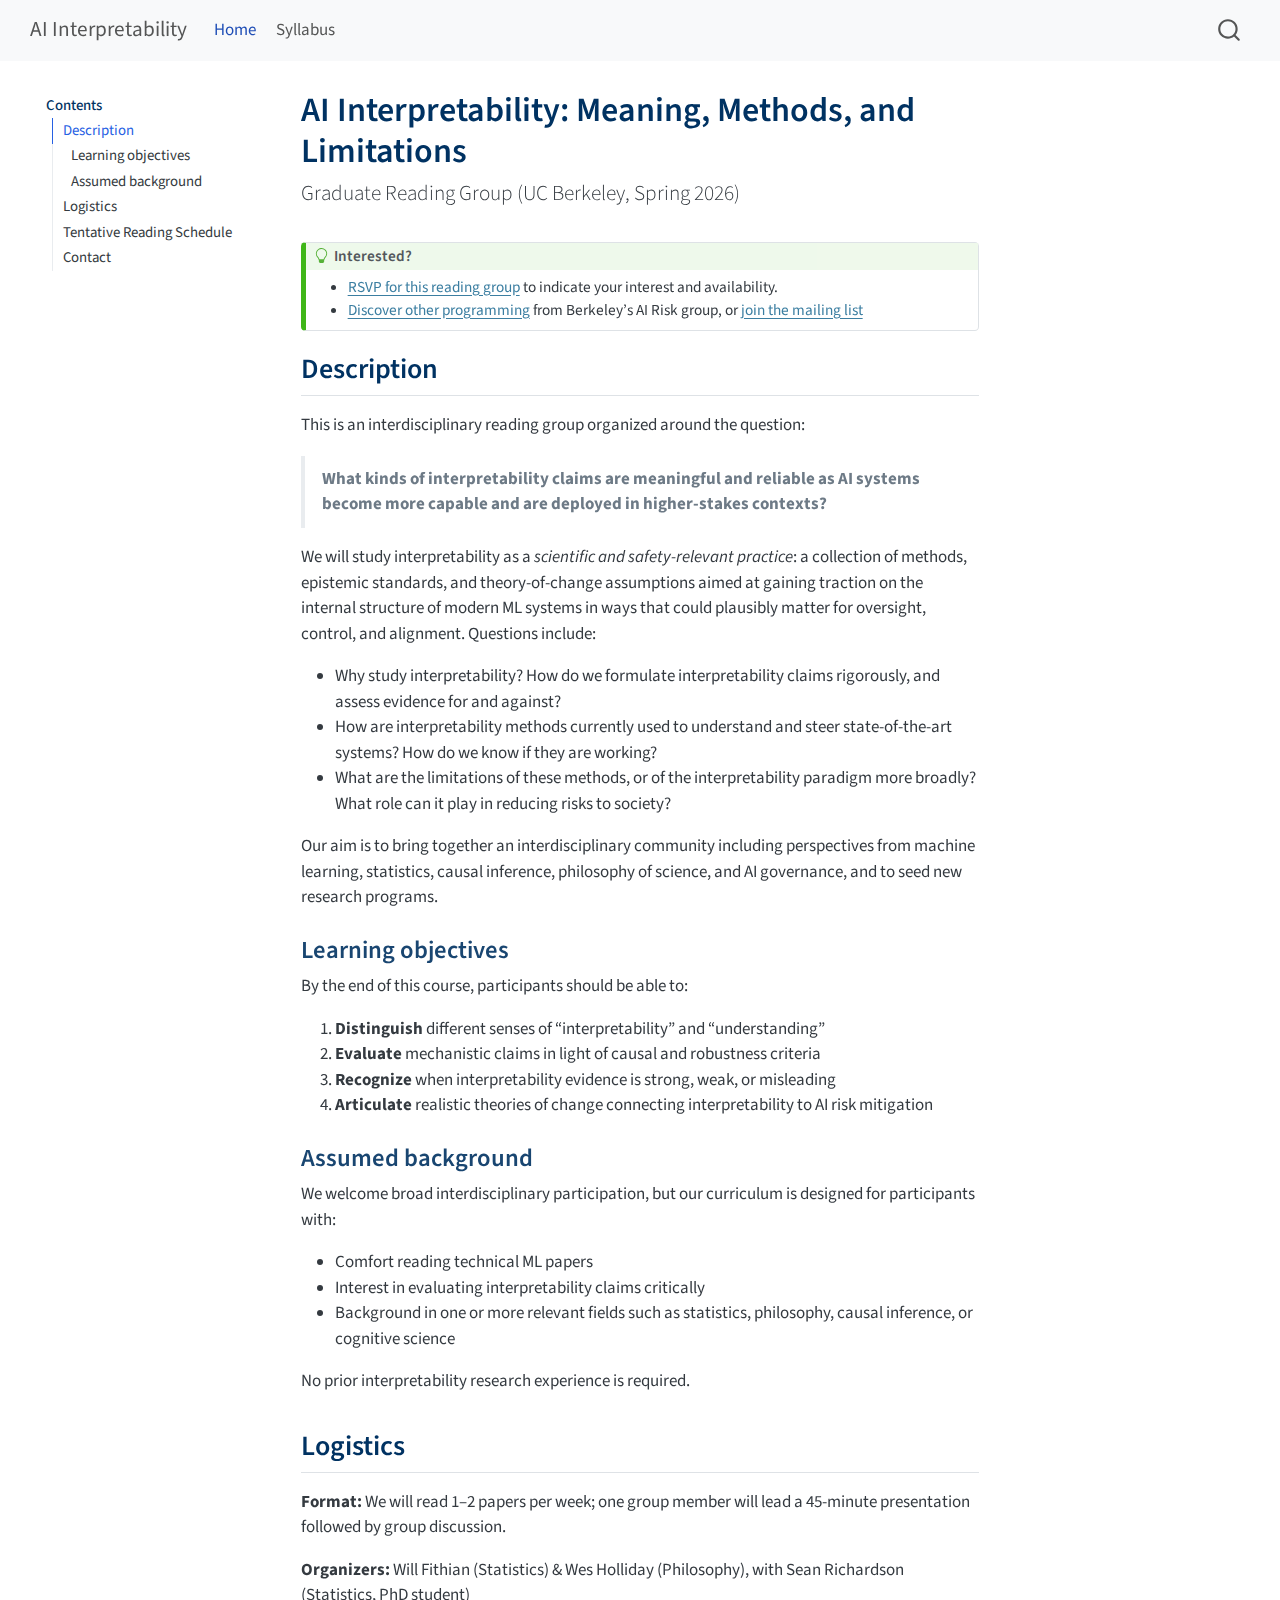
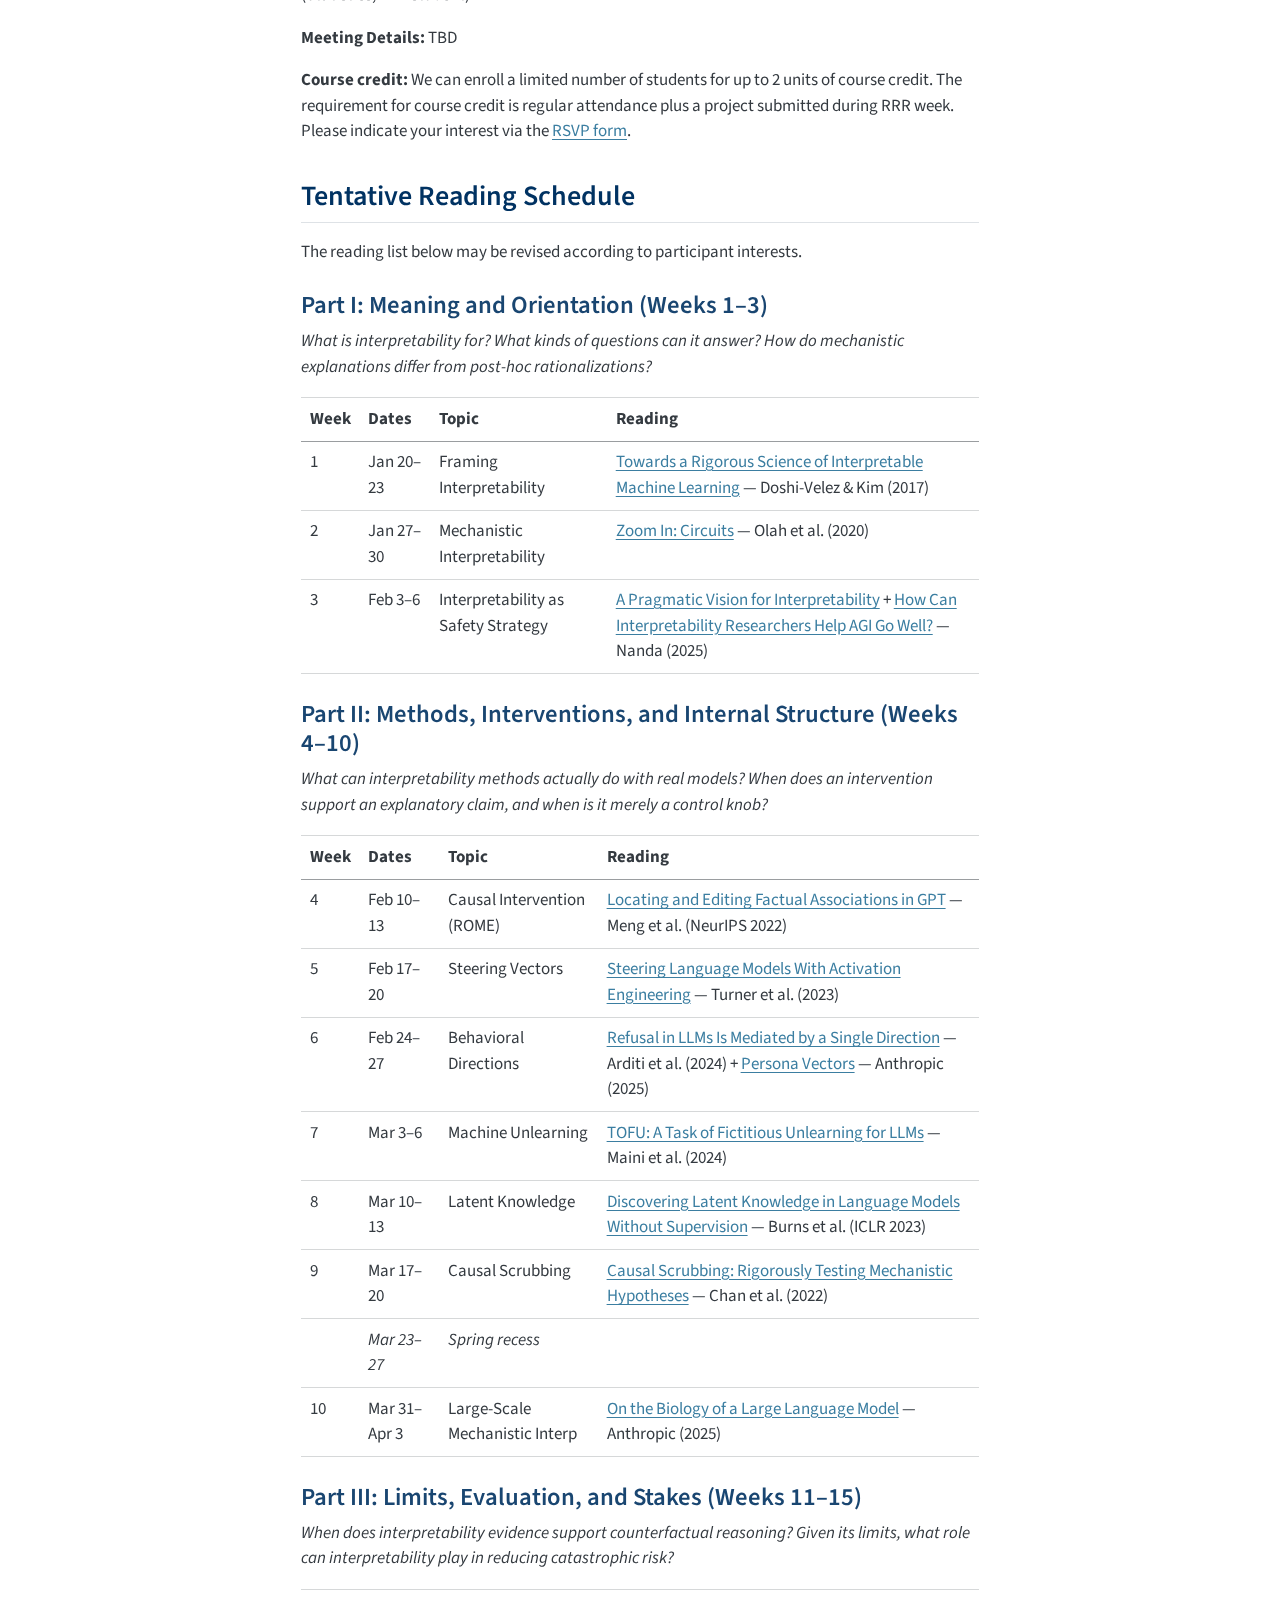
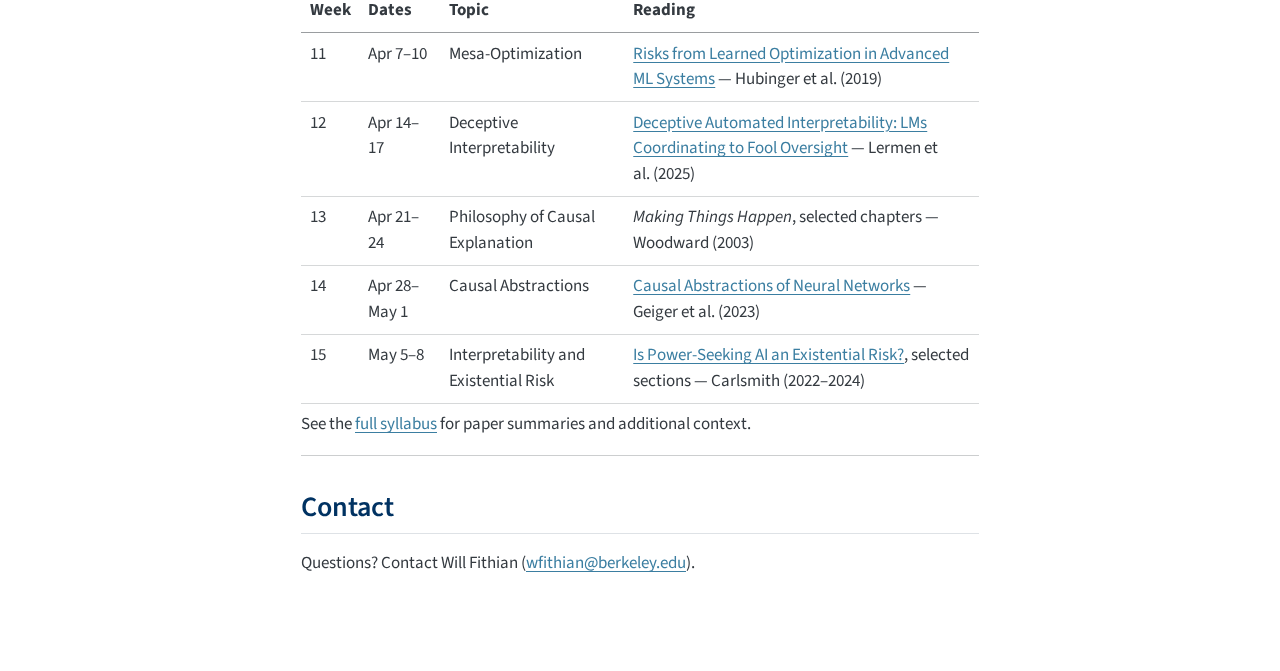
<file: index.html>
<!DOCTYPE html>
<html xmlns="http://www.w3.org/1999/xhtml" lang="en" xml:lang="en"><head>

<meta charset="utf-8">
<meta name="generator" content="quarto-1.7.31">

<meta name="viewport" content="width=device-width, initial-scale=1.0, user-scalable=yes">


<title>AI Interpretability: Meaning, Methods, and Limitations – AI Interpretability</title>
<style>
code{white-space: pre-wrap;}
span.smallcaps{font-variant: small-caps;}
div.columns{display: flex; gap: min(4vw, 1.5em);}
div.column{flex: auto; overflow-x: auto;}
div.hanging-indent{margin-left: 1.5em; text-indent: -1.5em;}
ul.task-list{list-style: none;}
ul.task-list li input[type="checkbox"] {
  width: 0.8em;
  margin: 0 0.8em 0.2em -1em; /* quarto-specific, see https://github.com/quarto-dev/quarto-cli/issues/4556 */ 
  vertical-align: middle;
}
</style>


<script src="site_libs/quarto-nav/quarto-nav.js"></script>
<script src="site_libs/quarto-nav/headroom.min.js"></script>
<script src="site_libs/clipboard/clipboard.min.js"></script>
<script src="site_libs/quarto-search/autocomplete.umd.js"></script>
<script src="site_libs/quarto-search/fuse.min.js"></script>
<script src="site_libs/quarto-search/quarto-search.js"></script>
<meta name="quarto:offset" content="./">
<script src="site_libs/quarto-html/quarto.js" type="module"></script>
<script src="site_libs/quarto-html/tabsets/tabsets.js" type="module"></script>
<script src="site_libs/quarto-html/popper.min.js"></script>
<script src="site_libs/quarto-html/tippy.umd.min.js"></script>
<script src="site_libs/quarto-html/anchor.min.js"></script>
<link href="site_libs/quarto-html/tippy.css" rel="stylesheet">
<link href="site_libs/quarto-html/quarto-syntax-highlighting-e1a5c8363afafaef2c763b6775fbf3ca.css" rel="stylesheet" id="quarto-text-highlighting-styles">
<script src="site_libs/bootstrap/bootstrap.min.js"></script>
<link href="site_libs/bootstrap/bootstrap-icons.css" rel="stylesheet">
<link href="site_libs/bootstrap/bootstrap-c1fac2584b48ed01fb6e278e36375074.min.css" rel="stylesheet" append-hash="true" id="quarto-bootstrap" data-mode="light">
<script id="quarto-search-options" type="application/json">{
  "location": "navbar",
  "copy-button": false,
  "collapse-after": 3,
  "panel-placement": "end",
  "type": "overlay",
  "limit": 50,
  "keyboard-shortcut": [
    "f",
    "/",
    "s"
  ],
  "show-item-context": false,
  "language": {
    "search-no-results-text": "No results",
    "search-matching-documents-text": "matching documents",
    "search-copy-link-title": "Copy link to search",
    "search-hide-matches-text": "Hide additional matches",
    "search-more-match-text": "more match in this document",
    "search-more-matches-text": "more matches in this document",
    "search-clear-button-title": "Clear",
    "search-text-placeholder": "",
    "search-detached-cancel-button-title": "Cancel",
    "search-submit-button-title": "Submit",
    "search-label": "Search"
  }
}</script>


<link rel="stylesheet" href="styles.css">
</head>

<body class="floating nav-fixed quarto-light">

<div id="quarto-search-results"></div>
  <header id="quarto-header" class="headroom fixed-top">
    <nav class="navbar navbar-expand-lg " data-bs-theme="dark">
      <div class="navbar-container container-fluid">
      <div class="navbar-brand-container mx-auto">
    <a class="navbar-brand" href="./index.html">
    <span class="navbar-title">AI Interpretability</span>
    </a>
  </div>
            <div id="quarto-search" class="" title="Search"></div>
          <button class="navbar-toggler" type="button" data-bs-toggle="collapse" data-bs-target="#navbarCollapse" aria-controls="navbarCollapse" role="menu" aria-expanded="false" aria-label="Toggle navigation" onclick="if (window.quartoToggleHeadroom) { window.quartoToggleHeadroom(); }">
  <span class="navbar-toggler-icon"></span>
</button>
          <div class="collapse navbar-collapse" id="navbarCollapse">
            <ul class="navbar-nav navbar-nav-scroll me-auto">
  <li class="nav-item">
    <a class="nav-link active" href="./index.html" aria-current="page"> 
<span class="menu-text">Home</span></a>
  </li>  
  <li class="nav-item">
    <a class="nav-link" href="./syllabus.html"> 
<span class="menu-text">Syllabus</span></a>
  </li>  
</ul>
          </div> <!-- /navcollapse -->
            <div class="quarto-navbar-tools">
</div>
      </div> <!-- /container-fluid -->
    </nav>
</header>
<!-- content -->
<div id="quarto-content" class="quarto-container page-columns page-rows-contents page-layout-article page-navbar">
<!-- sidebar -->
  <nav id="quarto-sidebar" class="sidebar collapse collapse-horizontal quarto-sidebar-collapse-item sidebar-navigation floating overflow-auto">
    <nav id="TOC" role="doc-toc" class="toc-active">
    <h2 id="toc-title">Contents</h2>
   
  <ul>
  <li><a href="#description" id="toc-description" class="nav-link active" data-scroll-target="#description">Description</a>
  <ul class="collapse">
  <li><a href="#learning-objectives" id="toc-learning-objectives" class="nav-link" data-scroll-target="#learning-objectives">Learning objectives</a></li>
  <li><a href="#assumed-background" id="toc-assumed-background" class="nav-link" data-scroll-target="#assumed-background">Assumed background</a></li>
  </ul></li>
  <li><a href="#logistics" id="toc-logistics" class="nav-link" data-scroll-target="#logistics">Logistics</a></li>
  <li><a href="#tentative-reading-schedule" id="toc-tentative-reading-schedule" class="nav-link" data-scroll-target="#tentative-reading-schedule">Tentative Reading Schedule</a>
  <ul class="collapse">
  <li><a href="#part-i-meaning-and-orientation-weeks-13" id="toc-part-i-meaning-and-orientation-weeks-13" class="nav-link" data-scroll-target="#part-i-meaning-and-orientation-weeks-13">Part I: Meaning and Orientation (Weeks 1–3)</a></li>
  <li><a href="#part-ii-methods-interventions-and-internal-structure-weeks-410" id="toc-part-ii-methods-interventions-and-internal-structure-weeks-410" class="nav-link" data-scroll-target="#part-ii-methods-interventions-and-internal-structure-weeks-410">Part II: Methods, Interventions, and Internal Structure (Weeks 4–10)</a></li>
  <li><a href="#part-iii-limits-evaluation-and-stakes-weeks-1115" id="toc-part-iii-limits-evaluation-and-stakes-weeks-1115" class="nav-link" data-scroll-target="#part-iii-limits-evaluation-and-stakes-weeks-1115">Part III: Limits, Evaluation, and Stakes (Weeks 11–15)</a></li>
  </ul></li>
  <li><a href="#contact" id="toc-contact" class="nav-link" data-scroll-target="#contact">Contact</a></li>
  </ul>
</nav>
</nav>
<div id="quarto-sidebar-glass" class="quarto-sidebar-collapse-item" data-bs-toggle="collapse" data-bs-target=".quarto-sidebar-collapse-item"></div>
<!-- margin-sidebar -->
    <div id="quarto-margin-sidebar" class="sidebar margin-sidebar zindex-bottom">
    </div>
<!-- main -->
<main class="content" id="quarto-document-content">

<header id="title-block-header" class="quarto-title-block default">
<div class="quarto-title">
<h1 class="title">AI Interpretability: Meaning, Methods, and Limitations</h1>
<p class="subtitle lead">Graduate Reading Group (UC Berkeley, Spring 2026)</p>
</div>



<div class="quarto-title-meta">

    
  
    
  </div>
  


</header>


<div class="callout callout-style-default callout-tip callout-titled" title="Interested?">
<div class="callout-header d-flex align-content-center">
<div class="callout-icon-container">
<i class="callout-icon"></i>
</div>
<div class="callout-title-container flex-fill">
Interested?
</div>
</div>
<div class="callout-body-container callout-body">
<ul>
<li><a href="https://forms.gle/WBqohweBJutZSQ7b7">RSVP for this reading group</a> to indicate your interest and availability.</li>
<li><a href="https://berkeley-ai-risk.github.io">Discover other programming</a> from Berkeley’s AI Risk group, or <a href="https://forms.gle/LnzZKT5FR5c7nGKc8">join the mailing list</a></li>
</ul>
</div>
</div>
<section id="description" class="level2">
<h2 class="anchored" data-anchor-id="description">Description</h2>
<p>This is an interdisciplinary reading group organized around the question:</p>
<blockquote class="blockquote">
<p><strong>What kinds of interpretability claims are meaningful and reliable as AI systems become more capable and are deployed in higher-stakes contexts?</strong></p>
</blockquote>
<p>We will study interpretability as a <em>scientific and safety-relevant practice</em>: a collection of methods, epistemic standards, and theory-of-change assumptions aimed at gaining traction on the internal structure of modern ML systems in ways that could plausibly matter for oversight, control, and alignment. Questions include:</p>
<ul>
<li>Why study interpretability? How do we formulate interpretability claims rigorously, and assess evidence for and against?</li>
<li>How are interpretability methods currently used to understand and steer state-of-the-art systems? How do we know if they are working?</li>
<li>What are the limitations of these methods, or of the interpretability paradigm more broadly? What role can it play in reducing risks to society?</li>
</ul>
<p>Our aim is to bring together an interdisciplinary community including perspectives from machine learning, statistics, causal inference, philosophy of science, and AI governance, and to seed new research programs.</p>
<section id="learning-objectives" class="level3">
<h3 class="anchored" data-anchor-id="learning-objectives">Learning objectives</h3>
<p>By the end of this course, participants should be able to:</p>
<ol type="1">
<li><strong>Distinguish</strong> different senses of “interpretability” and “understanding”</li>
<li><strong>Evaluate</strong> mechanistic claims in light of causal and robustness criteria</li>
<li><strong>Recognize</strong> when interpretability evidence is strong, weak, or misleading</li>
<li><strong>Articulate</strong> realistic theories of change connecting interpretability to AI risk mitigation</li>
</ol>
</section>
<section id="assumed-background" class="level3">
<h3 class="anchored" data-anchor-id="assumed-background">Assumed background</h3>
<p>We welcome broad interdisciplinary participation, but our curriculum is designed for participants with:</p>
<ul>
<li>Comfort reading technical ML papers</li>
<li>Interest in evaluating interpretability claims critically</li>
<li>Background in one or more relevant fields such as statistics, philosophy, causal inference, or cognitive science</li>
</ul>
<p>No prior interpretability research experience is required.</p>
</section>
</section>
<section id="logistics" class="level2">
<h2 class="anchored" data-anchor-id="logistics">Logistics</h2>
<p><strong>Format:</strong> We will read 1–2 papers per week; one group member will lead a 45-minute presentation followed by group discussion.</p>
<p><strong>Organizers:</strong> Will Fithian (Statistics) &amp; Wes Holliday (Philosophy), with Sean Richardson (Statistics, PhD student)</p>
<p><strong>Meeting Details:</strong> TBD</p>
<p><strong>Course credit:</strong> We can enroll a limited number of students for up to 2 units of course credit. The requirement for course credit is regular attendance plus a project submitted during RRR week. Please indicate your interest via the <a href="https://forms.gle/WBqohweBJutZSQ7b7">RSVP form</a>.</p>
</section>
<section id="tentative-reading-schedule" class="level2">
<h2 class="anchored" data-anchor-id="tentative-reading-schedule">Tentative Reading Schedule</h2>
<p>The reading list below may be revised according to participant interests.</p>
<section id="part-i-meaning-and-orientation-weeks-13" class="level3">
<h3 class="anchored" data-anchor-id="part-i-meaning-and-orientation-weeks-13">Part I: Meaning and Orientation (Weeks 1–3)</h3>
<p><em>What is interpretability for? What kinds of questions can it answer? How do mechanistic explanations differ from post-hoc rationalizations?</em></p>
<table class="caption-top table">
<thead>
<tr class="header">
<th>Week</th>
<th>Dates</th>
<th>Topic</th>
<th>Reading</th>
</tr>
</thead>
<tbody>
<tr class="odd">
<td>1</td>
<td>Jan 20–23</td>
<td>Framing Interpretability</td>
<td><a href="https://arxiv.org/abs/1702.08608">Towards a Rigorous Science of Interpretable Machine Learning</a> — Doshi-Velez &amp; Kim (2017)</td>
</tr>
<tr class="even">
<td>2</td>
<td>Jan 27–30</td>
<td>Mechanistic Interpretability</td>
<td><a href="https://distill.pub/2020/circuits/">Zoom In: Circuits</a> — Olah et al.&nbsp;(2020)</td>
</tr>
<tr class="odd">
<td>3</td>
<td>Feb 3–6</td>
<td>Interpretability as Safety Strategy</td>
<td><a href="https://www.alignmentforum.org/posts/StENzDcD3kpfGJssR/a-pragmatic-vision-for-interpretability">A Pragmatic Vision for Interpretability</a> + <a href="https://www.alignmentforum.org/posts/MnkeepcGirnJn736j/how-can-interpretability-researchers-help-agi-go-well">How Can Interpretability Researchers Help AGI Go Well?</a> — Nanda (2025)</td>
</tr>
</tbody>
</table>
</section>
<section id="part-ii-methods-interventions-and-internal-structure-weeks-410" class="level3">
<h3 class="anchored" data-anchor-id="part-ii-methods-interventions-and-internal-structure-weeks-410">Part II: Methods, Interventions, and Internal Structure (Weeks 4–10)</h3>
<p><em>What can interpretability methods actually do with real models? When does an intervention support an explanatory claim, and when is it merely a control knob?</em></p>
<table class="caption-top table">
<thead>
<tr class="header">
<th>Week</th>
<th>Dates</th>
<th>Topic</th>
<th>Reading</th>
</tr>
</thead>
<tbody>
<tr class="odd">
<td>4</td>
<td>Feb 10–13</td>
<td>Causal Intervention (ROME)</td>
<td><a href="https://arxiv.org/abs/2202.05262">Locating and Editing Factual Associations in GPT</a> — Meng et al.&nbsp;(NeurIPS 2022)</td>
</tr>
<tr class="even">
<td>5</td>
<td>Feb 17–20</td>
<td>Steering Vectors</td>
<td><a href="https://arxiv.org/abs/2308.10248">Steering Language Models With Activation Engineering</a> — Turner et al.&nbsp;(2023)</td>
</tr>
<tr class="odd">
<td>6</td>
<td>Feb 24–27</td>
<td>Behavioral Directions</td>
<td><a href="https://arxiv.org/abs/2402.07896">Refusal in LLMs Is Mediated by a Single Direction</a> — Arditi et al.&nbsp;(2024) + <a href="https://www.anthropic.com/research/persona-vectors">Persona Vectors</a> — Anthropic (2025)</td>
</tr>
<tr class="even">
<td>7</td>
<td>Mar 3–6</td>
<td>Machine Unlearning</td>
<td><a href="https://arxiv.org/abs/2401.06121">TOFU: A Task of Fictitious Unlearning for LLMs</a> — Maini et al.&nbsp;(2024)</td>
</tr>
<tr class="odd">
<td>8</td>
<td>Mar 10–13</td>
<td>Latent Knowledge</td>
<td><a href="https://arxiv.org/abs/2212.03827">Discovering Latent Knowledge in Language Models Without Supervision</a> — Burns et al.&nbsp;(ICLR 2023)</td>
</tr>
<tr class="even">
<td>9</td>
<td>Mar 17–20</td>
<td>Causal Scrubbing</td>
<td><a href="https://www.alignmentforum.org/posts/JvZhhzycHu2Yd57RN/causal-scrubbing-a-method-for-rigorously-testing">Causal Scrubbing: Rigorously Testing Mechanistic Hypotheses</a> — Chan et al.&nbsp;(2022)</td>
</tr>
<tr class="odd">
<td></td>
<td><em>Mar 23–27</em></td>
<td><em>Spring recess</em></td>
<td></td>
</tr>
<tr class="even">
<td>10</td>
<td>Mar 31–Apr 3</td>
<td>Large-Scale Mechanistic Interp</td>
<td><a href="https://www.anthropic.com/research/biology-of-a-large-language-model">On the Biology of a Large Language Model</a> — Anthropic (2025)</td>
</tr>
</tbody>
</table>
</section>
<section id="part-iii-limits-evaluation-and-stakes-weeks-1115" class="level3">
<h3 class="anchored" data-anchor-id="part-iii-limits-evaluation-and-stakes-weeks-1115">Part III: Limits, Evaluation, and Stakes (Weeks 11–15)</h3>
<p><em>When does interpretability evidence support counterfactual reasoning? Given its limits, what role can interpretability play in reducing catastrophic risk?</em></p>
<table class="caption-top table">
<thead>
<tr class="header">
<th>Week</th>
<th>Dates</th>
<th>Topic</th>
<th>Reading</th>
</tr>
</thead>
<tbody>
<tr class="odd">
<td>11</td>
<td>Apr 7–10</td>
<td>Mesa-Optimization</td>
<td><a href="https://arxiv.org/abs/1906.01820">Risks from Learned Optimization in Advanced ML Systems</a> — Hubinger et al.&nbsp;(2019)</td>
</tr>
<tr class="even">
<td>12</td>
<td>Apr 14–17</td>
<td>Deceptive Interpretability</td>
<td><a href="https://arxiv.org/abs/2504.07831">Deceptive Automated Interpretability: LMs Coordinating to Fool Oversight</a> — Lermen et al.&nbsp;(2025)</td>
</tr>
<tr class="odd">
<td>13</td>
<td>Apr 21–24</td>
<td>Philosophy of Causal Explanation</td>
<td><em>Making Things Happen</em>, selected chapters — Woodward (2003)</td>
</tr>
<tr class="even">
<td>14</td>
<td>Apr 28–May 1</td>
<td>Causal Abstractions</td>
<td><a href="https://arxiv.org/abs/2303.02536">Causal Abstractions of Neural Networks</a> — Geiger et al.&nbsp;(2023)</td>
</tr>
<tr class="odd">
<td>15</td>
<td>May 5–8</td>
<td>Interpretability and Existential Risk</td>
<td><a href="https://arxiv.org/abs/2206.13353">Is Power-Seeking AI an Existential Risk?</a>, selected sections — Carlsmith (2022–2024)</td>
</tr>
</tbody>
</table>
<p>See the <a href="./syllabus.html">full syllabus</a> for paper summaries and additional context.</p>
<hr>
</section>
</section>
<section id="contact" class="level2">
<h2 class="anchored" data-anchor-id="contact">Contact</h2>
<p>Questions? Contact Will Fithian (<a href="mailto:wfithian@berkeley.edu">wfithian@berkeley.edu</a>).</p>


</section>

</main> <!-- /main -->
<script id="quarto-html-after-body" type="application/javascript">
  window.document.addEventListener("DOMContentLoaded", function (event) {
    const icon = "";
    const anchorJS = new window.AnchorJS();
    anchorJS.options = {
      placement: 'right',
      icon: icon
    };
    anchorJS.add('.anchored');
    const isCodeAnnotation = (el) => {
      for (const clz of el.classList) {
        if (clz.startsWith('code-annotation-')) {                     
          return true;
        }
      }
      return false;
    }
    const onCopySuccess = function(e) {
      // button target
      const button = e.trigger;
      // don't keep focus
      button.blur();
      // flash "checked"
      button.classList.add('code-copy-button-checked');
      var currentTitle = button.getAttribute("title");
      button.setAttribute("title", "Copied!");
      let tooltip;
      if (window.bootstrap) {
        button.setAttribute("data-bs-toggle", "tooltip");
        button.setAttribute("data-bs-placement", "left");
        button.setAttribute("data-bs-title", "Copied!");
        tooltip = new bootstrap.Tooltip(button, 
          { trigger: "manual", 
            customClass: "code-copy-button-tooltip",
            offset: [0, -8]});
        tooltip.show();    
      }
      setTimeout(function() {
        if (tooltip) {
          tooltip.hide();
          button.removeAttribute("data-bs-title");
          button.removeAttribute("data-bs-toggle");
          button.removeAttribute("data-bs-placement");
        }
        button.setAttribute("title", currentTitle);
        button.classList.remove('code-copy-button-checked');
      }, 1000);
      // clear code selection
      e.clearSelection();
    }
    const getTextToCopy = function(trigger) {
        const codeEl = trigger.previousElementSibling.cloneNode(true);
        for (const childEl of codeEl.children) {
          if (isCodeAnnotation(childEl)) {
            childEl.remove();
          }
        }
        return codeEl.innerText;
    }
    const clipboard = new window.ClipboardJS('.code-copy-button:not([data-in-quarto-modal])', {
      text: getTextToCopy
    });
    clipboard.on('success', onCopySuccess);
    if (window.document.getElementById('quarto-embedded-source-code-modal')) {
      const clipboardModal = new window.ClipboardJS('.code-copy-button[data-in-quarto-modal]', {
        text: getTextToCopy,
        container: window.document.getElementById('quarto-embedded-source-code-modal')
      });
      clipboardModal.on('success', onCopySuccess);
    }
      var localhostRegex = new RegExp(/^(?:http|https):\/\/localhost\:?[0-9]*\//);
      var mailtoRegex = new RegExp(/^mailto:/);
        var filterRegex = new RegExp("https:\/\/wfithian\.github\.io\/ai-interpretability\/");
      var isInternal = (href) => {
          return filterRegex.test(href) || localhostRegex.test(href) || mailtoRegex.test(href);
      }
      // Inspect non-navigation links and adorn them if external
     var links = window.document.querySelectorAll('a[href]:not(.nav-link):not(.navbar-brand):not(.toc-action):not(.sidebar-link):not(.sidebar-item-toggle):not(.pagination-link):not(.no-external):not([aria-hidden]):not(.dropdown-item):not(.quarto-navigation-tool):not(.about-link)');
      for (var i=0; i<links.length; i++) {
        const link = links[i];
        if (!isInternal(link.href)) {
          // undo the damage that might have been done by quarto-nav.js in the case of
          // links that we want to consider external
          if (link.dataset.originalHref !== undefined) {
            link.href = link.dataset.originalHref;
          }
        }
      }
    function tippyHover(el, contentFn, onTriggerFn, onUntriggerFn) {
      const config = {
        allowHTML: true,
        maxWidth: 500,
        delay: 100,
        arrow: false,
        appendTo: function(el) {
            return el.parentElement;
        },
        interactive: true,
        interactiveBorder: 10,
        theme: 'quarto',
        placement: 'bottom-start',
      };
      if (contentFn) {
        config.content = contentFn;
      }
      if (onTriggerFn) {
        config.onTrigger = onTriggerFn;
      }
      if (onUntriggerFn) {
        config.onUntrigger = onUntriggerFn;
      }
      window.tippy(el, config); 
    }
    const noterefs = window.document.querySelectorAll('a[role="doc-noteref"]');
    for (var i=0; i<noterefs.length; i++) {
      const ref = noterefs[i];
      tippyHover(ref, function() {
        // use id or data attribute instead here
        let href = ref.getAttribute('data-footnote-href') || ref.getAttribute('href');
        try { href = new URL(href).hash; } catch {}
        const id = href.replace(/^#\/?/, "");
        const note = window.document.getElementById(id);
        if (note) {
          return note.innerHTML;
        } else {
          return "";
        }
      });
    }
    const xrefs = window.document.querySelectorAll('a.quarto-xref');
    const processXRef = (id, note) => {
      // Strip column container classes
      const stripColumnClz = (el) => {
        el.classList.remove("page-full", "page-columns");
        if (el.children) {
          for (const child of el.children) {
            stripColumnClz(child);
          }
        }
      }
      stripColumnClz(note)
      if (id === null || id.startsWith('sec-')) {
        // Special case sections, only their first couple elements
        const container = document.createElement("div");
        if (note.children && note.children.length > 2) {
          container.appendChild(note.children[0].cloneNode(true));
          for (let i = 1; i < note.children.length; i++) {
            const child = note.children[i];
            if (child.tagName === "P" && child.innerText === "") {
              continue;
            } else {
              container.appendChild(child.cloneNode(true));
              break;
            }
          }
          if (window.Quarto?.typesetMath) {
            window.Quarto.typesetMath(container);
          }
          return container.innerHTML
        } else {
          if (window.Quarto?.typesetMath) {
            window.Quarto.typesetMath(note);
          }
          return note.innerHTML;
        }
      } else {
        // Remove any anchor links if they are present
        const anchorLink = note.querySelector('a.anchorjs-link');
        if (anchorLink) {
          anchorLink.remove();
        }
        if (window.Quarto?.typesetMath) {
          window.Quarto.typesetMath(note);
        }
        if (note.classList.contains("callout")) {
          return note.outerHTML;
        } else {
          return note.innerHTML;
        }
      }
    }
    for (var i=0; i<xrefs.length; i++) {
      const xref = xrefs[i];
      tippyHover(xref, undefined, function(instance) {
        instance.disable();
        let url = xref.getAttribute('href');
        let hash = undefined; 
        if (url.startsWith('#')) {
          hash = url;
        } else {
          try { hash = new URL(url).hash; } catch {}
        }
        if (hash) {
          const id = hash.replace(/^#\/?/, "");
          const note = window.document.getElementById(id);
          if (note !== null) {
            try {
              const html = processXRef(id, note.cloneNode(true));
              instance.setContent(html);
            } finally {
              instance.enable();
              instance.show();
            }
          } else {
            // See if we can fetch this
            fetch(url.split('#')[0])
            .then(res => res.text())
            .then(html => {
              const parser = new DOMParser();
              const htmlDoc = parser.parseFromString(html, "text/html");
              const note = htmlDoc.getElementById(id);
              if (note !== null) {
                const html = processXRef(id, note);
                instance.setContent(html);
              } 
            }).finally(() => {
              instance.enable();
              instance.show();
            });
          }
        } else {
          // See if we can fetch a full url (with no hash to target)
          // This is a special case and we should probably do some content thinning / targeting
          fetch(url)
          .then(res => res.text())
          .then(html => {
            const parser = new DOMParser();
            const htmlDoc = parser.parseFromString(html, "text/html");
            const note = htmlDoc.querySelector('main.content');
            if (note !== null) {
              // This should only happen for chapter cross references
              // (since there is no id in the URL)
              // remove the first header
              if (note.children.length > 0 && note.children[0].tagName === "HEADER") {
                note.children[0].remove();
              }
              const html = processXRef(null, note);
              instance.setContent(html);
            } 
          }).finally(() => {
            instance.enable();
            instance.show();
          });
        }
      }, function(instance) {
      });
    }
        let selectedAnnoteEl;
        const selectorForAnnotation = ( cell, annotation) => {
          let cellAttr = 'data-code-cell="' + cell + '"';
          let lineAttr = 'data-code-annotation="' +  annotation + '"';
          const selector = 'span[' + cellAttr + '][' + lineAttr + ']';
          return selector;
        }
        const selectCodeLines = (annoteEl) => {
          const doc = window.document;
          const targetCell = annoteEl.getAttribute("data-target-cell");
          const targetAnnotation = annoteEl.getAttribute("data-target-annotation");
          const annoteSpan = window.document.querySelector(selectorForAnnotation(targetCell, targetAnnotation));
          const lines = annoteSpan.getAttribute("data-code-lines").split(",");
          const lineIds = lines.map((line) => {
            return targetCell + "-" + line;
          })
          let top = null;
          let height = null;
          let parent = null;
          if (lineIds.length > 0) {
              //compute the position of the single el (top and bottom and make a div)
              const el = window.document.getElementById(lineIds[0]);
              top = el.offsetTop;
              height = el.offsetHeight;
              parent = el.parentElement.parentElement;
            if (lineIds.length > 1) {
              const lastEl = window.document.getElementById(lineIds[lineIds.length - 1]);
              const bottom = lastEl.offsetTop + lastEl.offsetHeight;
              height = bottom - top;
            }
            if (top !== null && height !== null && parent !== null) {
              // cook up a div (if necessary) and position it 
              let div = window.document.getElementById("code-annotation-line-highlight");
              if (div === null) {
                div = window.document.createElement("div");
                div.setAttribute("id", "code-annotation-line-highlight");
                div.style.position = 'absolute';
                parent.appendChild(div);
              }
              div.style.top = top - 2 + "px";
              div.style.height = height + 4 + "px";
              div.style.left = 0;
              let gutterDiv = window.document.getElementById("code-annotation-line-highlight-gutter");
              if (gutterDiv === null) {
                gutterDiv = window.document.createElement("div");
                gutterDiv.setAttribute("id", "code-annotation-line-highlight-gutter");
                gutterDiv.style.position = 'absolute';
                const codeCell = window.document.getElementById(targetCell);
                const gutter = codeCell.querySelector('.code-annotation-gutter');
                gutter.appendChild(gutterDiv);
              }
              gutterDiv.style.top = top - 2 + "px";
              gutterDiv.style.height = height + 4 + "px";
            }
            selectedAnnoteEl = annoteEl;
          }
        };
        const unselectCodeLines = () => {
          const elementsIds = ["code-annotation-line-highlight", "code-annotation-line-highlight-gutter"];
          elementsIds.forEach((elId) => {
            const div = window.document.getElementById(elId);
            if (div) {
              div.remove();
            }
          });
          selectedAnnoteEl = undefined;
        };
          // Handle positioning of the toggle
      window.addEventListener(
        "resize",
        throttle(() => {
          elRect = undefined;
          if (selectedAnnoteEl) {
            selectCodeLines(selectedAnnoteEl);
          }
        }, 10)
      );
      function throttle(fn, ms) {
      let throttle = false;
      let timer;
        return (...args) => {
          if(!throttle) { // first call gets through
              fn.apply(this, args);
              throttle = true;
          } else { // all the others get throttled
              if(timer) clearTimeout(timer); // cancel #2
              timer = setTimeout(() => {
                fn.apply(this, args);
                timer = throttle = false;
              }, ms);
          }
        };
      }
        // Attach click handler to the DT
        const annoteDls = window.document.querySelectorAll('dt[data-target-cell]');
        for (const annoteDlNode of annoteDls) {
          annoteDlNode.addEventListener('click', (event) => {
            const clickedEl = event.target;
            if (clickedEl !== selectedAnnoteEl) {
              unselectCodeLines();
              const activeEl = window.document.querySelector('dt[data-target-cell].code-annotation-active');
              if (activeEl) {
                activeEl.classList.remove('code-annotation-active');
              }
              selectCodeLines(clickedEl);
              clickedEl.classList.add('code-annotation-active');
            } else {
              // Unselect the line
              unselectCodeLines();
              clickedEl.classList.remove('code-annotation-active');
            }
          });
        }
    const findCites = (el) => {
      const parentEl = el.parentElement;
      if (parentEl) {
        const cites = parentEl.dataset.cites;
        if (cites) {
          return {
            el,
            cites: cites.split(' ')
          };
        } else {
          return findCites(el.parentElement)
        }
      } else {
        return undefined;
      }
    };
    var bibliorefs = window.document.querySelectorAll('a[role="doc-biblioref"]');
    for (var i=0; i<bibliorefs.length; i++) {
      const ref = bibliorefs[i];
      const citeInfo = findCites(ref);
      if (citeInfo) {
        tippyHover(citeInfo.el, function() {
          var popup = window.document.createElement('div');
          citeInfo.cites.forEach(function(cite) {
            var citeDiv = window.document.createElement('div');
            citeDiv.classList.add('hanging-indent');
            citeDiv.classList.add('csl-entry');
            var biblioDiv = window.document.getElementById('ref-' + cite);
            if (biblioDiv) {
              citeDiv.innerHTML = biblioDiv.innerHTML;
            }
            popup.appendChild(citeDiv);
          });
          return popup.innerHTML;
        });
      }
    }
  });
  </script>
</div> <!-- /content -->




</body></html>
</file>
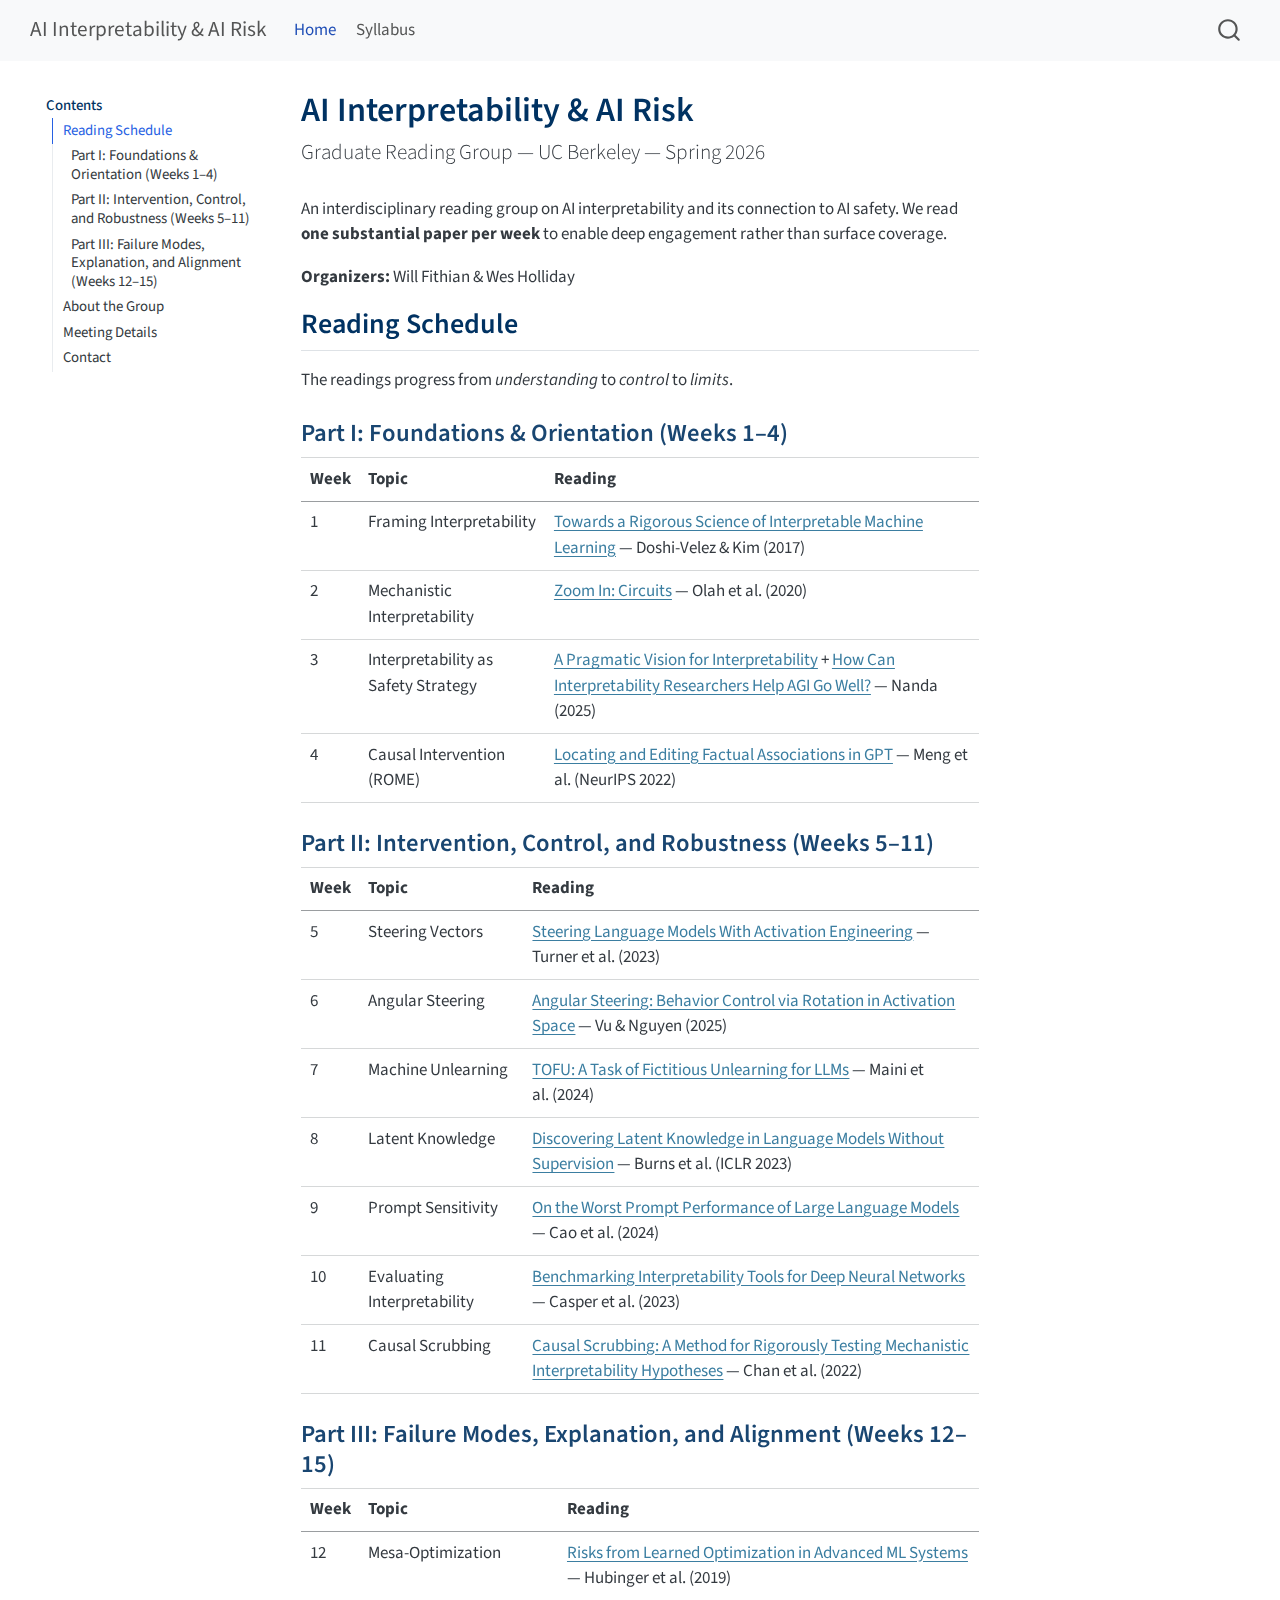
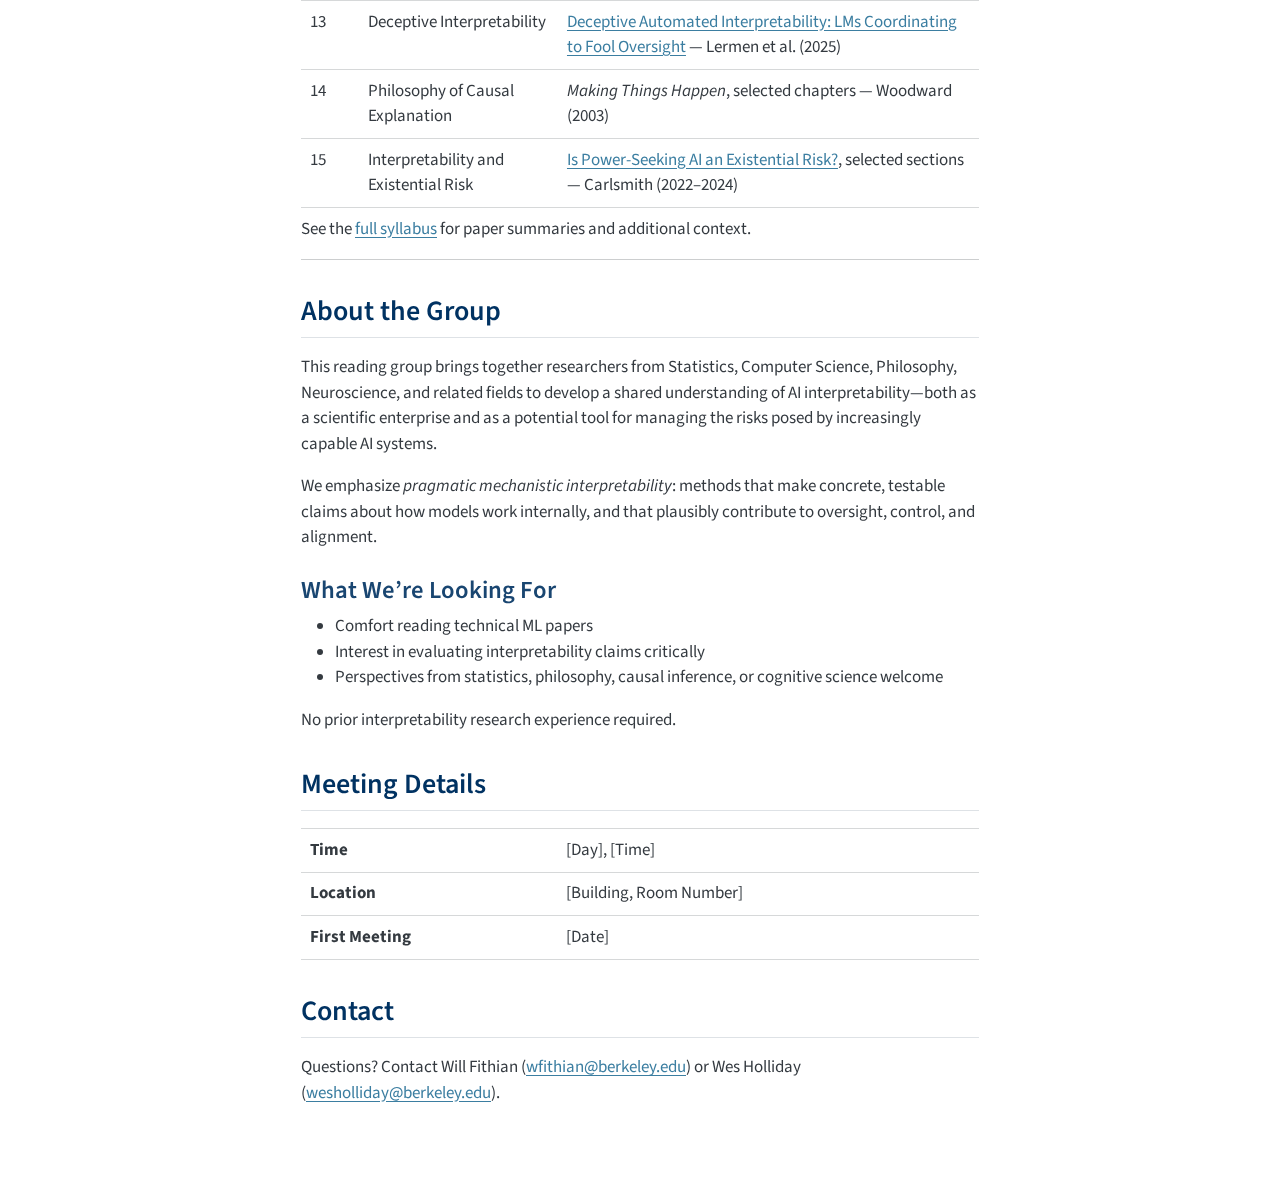
<file: docs/index.html>
<!DOCTYPE html>
<html xmlns="http://www.w3.org/1999/xhtml" lang="en" xml:lang="en"><head>

<meta charset="utf-8">
<meta name="generator" content="quarto-1.7.31">

<meta name="viewport" content="width=device-width, initial-scale=1.0, user-scalable=yes">


<title>AI Interpretability &amp; AI Risk</title>
<style>
code{white-space: pre-wrap;}
span.smallcaps{font-variant: small-caps;}
div.columns{display: flex; gap: min(4vw, 1.5em);}
div.column{flex: auto; overflow-x: auto;}
div.hanging-indent{margin-left: 1.5em; text-indent: -1.5em;}
ul.task-list{list-style: none;}
ul.task-list li input[type="checkbox"] {
  width: 0.8em;
  margin: 0 0.8em 0.2em -1em; /* quarto-specific, see https://github.com/quarto-dev/quarto-cli/issues/4556 */ 
  vertical-align: middle;
}
</style>


<script src="site_libs/quarto-nav/quarto-nav.js"></script>
<script src="site_libs/quarto-nav/headroom.min.js"></script>
<script src="site_libs/clipboard/clipboard.min.js"></script>
<script src="site_libs/quarto-search/autocomplete.umd.js"></script>
<script src="site_libs/quarto-search/fuse.min.js"></script>
<script src="site_libs/quarto-search/quarto-search.js"></script>
<meta name="quarto:offset" content="./">
<script src="site_libs/quarto-html/quarto.js" type="module"></script>
<script src="site_libs/quarto-html/tabsets/tabsets.js" type="module"></script>
<script src="site_libs/quarto-html/popper.min.js"></script>
<script src="site_libs/quarto-html/tippy.umd.min.js"></script>
<script src="site_libs/quarto-html/anchor.min.js"></script>
<link href="site_libs/quarto-html/tippy.css" rel="stylesheet">
<link href="site_libs/quarto-html/quarto-syntax-highlighting-e1a5c8363afafaef2c763b6775fbf3ca.css" rel="stylesheet" id="quarto-text-highlighting-styles">
<script src="site_libs/bootstrap/bootstrap.min.js"></script>
<link href="site_libs/bootstrap/bootstrap-icons.css" rel="stylesheet">
<link href="site_libs/bootstrap/bootstrap-c1fac2584b48ed01fb6e278e36375074.min.css" rel="stylesheet" append-hash="true" id="quarto-bootstrap" data-mode="light">
<script id="quarto-search-options" type="application/json">{
  "location": "navbar",
  "copy-button": false,
  "collapse-after": 3,
  "panel-placement": "end",
  "type": "overlay",
  "limit": 50,
  "keyboard-shortcut": [
    "f",
    "/",
    "s"
  ],
  "show-item-context": false,
  "language": {
    "search-no-results-text": "No results",
    "search-matching-documents-text": "matching documents",
    "search-copy-link-title": "Copy link to search",
    "search-hide-matches-text": "Hide additional matches",
    "search-more-match-text": "more match in this document",
    "search-more-matches-text": "more matches in this document",
    "search-clear-button-title": "Clear",
    "search-text-placeholder": "",
    "search-detached-cancel-button-title": "Cancel",
    "search-submit-button-title": "Submit",
    "search-label": "Search"
  }
}</script>


<link rel="stylesheet" href="styles.css">
</head>

<body class="floating nav-fixed quarto-light">

<div id="quarto-search-results"></div>
  <header id="quarto-header" class="headroom fixed-top">
    <nav class="navbar navbar-expand-lg " data-bs-theme="dark">
      <div class="navbar-container container-fluid">
      <div class="navbar-brand-container mx-auto">
    <a class="navbar-brand" href="./index.html">
    <span class="navbar-title">AI Interpretability &amp; AI Risk</span>
    </a>
  </div>
            <div id="quarto-search" class="" title="Search"></div>
          <button class="navbar-toggler" type="button" data-bs-toggle="collapse" data-bs-target="#navbarCollapse" aria-controls="navbarCollapse" role="menu" aria-expanded="false" aria-label="Toggle navigation" onclick="if (window.quartoToggleHeadroom) { window.quartoToggleHeadroom(); }">
  <span class="navbar-toggler-icon"></span>
</button>
          <div class="collapse navbar-collapse" id="navbarCollapse">
            <ul class="navbar-nav navbar-nav-scroll me-auto">
  <li class="nav-item">
    <a class="nav-link active" href="./index.html" aria-current="page"> 
<span class="menu-text">Home</span></a>
  </li>  
  <li class="nav-item">
    <a class="nav-link" href="./syllabus.html"> 
<span class="menu-text">Syllabus</span></a>
  </li>  
</ul>
          </div> <!-- /navcollapse -->
            <div class="quarto-navbar-tools">
</div>
      </div> <!-- /container-fluid -->
    </nav>
</header>
<!-- content -->
<div id="quarto-content" class="quarto-container page-columns page-rows-contents page-layout-article page-navbar">
<!-- sidebar -->
  <nav id="quarto-sidebar" class="sidebar collapse collapse-horizontal quarto-sidebar-collapse-item sidebar-navigation floating overflow-auto">
    <nav id="TOC" role="doc-toc" class="toc-active">
    <h2 id="toc-title">Contents</h2>
   
  <ul>
  <li><a href="#reading-schedule" id="toc-reading-schedule" class="nav-link active" data-scroll-target="#reading-schedule">Reading Schedule</a>
  <ul class="collapse">
  <li><a href="#part-i-foundations-orientation-weeks-14" id="toc-part-i-foundations-orientation-weeks-14" class="nav-link" data-scroll-target="#part-i-foundations-orientation-weeks-14">Part I: Foundations &amp; Orientation (Weeks 1–4)</a></li>
  <li><a href="#part-ii-intervention-control-and-robustness-weeks-511" id="toc-part-ii-intervention-control-and-robustness-weeks-511" class="nav-link" data-scroll-target="#part-ii-intervention-control-and-robustness-weeks-511">Part II: Intervention, Control, and Robustness (Weeks 5–11)</a></li>
  <li><a href="#part-iii-failure-modes-explanation-and-alignment-weeks-1215" id="toc-part-iii-failure-modes-explanation-and-alignment-weeks-1215" class="nav-link" data-scroll-target="#part-iii-failure-modes-explanation-and-alignment-weeks-1215">Part III: Failure Modes, Explanation, and Alignment (Weeks 12–15)</a></li>
  </ul></li>
  <li><a href="#about-the-group" id="toc-about-the-group" class="nav-link" data-scroll-target="#about-the-group">About the Group</a>
  <ul class="collapse">
  <li><a href="#what-were-looking-for" id="toc-what-were-looking-for" class="nav-link" data-scroll-target="#what-were-looking-for">What We’re Looking For</a></li>
  </ul></li>
  <li><a href="#meeting-details" id="toc-meeting-details" class="nav-link" data-scroll-target="#meeting-details">Meeting Details</a></li>
  <li><a href="#contact" id="toc-contact" class="nav-link" data-scroll-target="#contact">Contact</a></li>
  </ul>
</nav>
</nav>
<div id="quarto-sidebar-glass" class="quarto-sidebar-collapse-item" data-bs-toggle="collapse" data-bs-target=".quarto-sidebar-collapse-item"></div>
<!-- margin-sidebar -->
    <div id="quarto-margin-sidebar" class="sidebar margin-sidebar zindex-bottom">
    </div>
<!-- main -->
<main class="content" id="quarto-document-content">

<header id="title-block-header" class="quarto-title-block default">
<div class="quarto-title">
<h1 class="title">AI Interpretability &amp; AI Risk</h1>
<p class="subtitle lead">Graduate Reading Group — UC Berkeley — Spring 2026</p>
</div>



<div class="quarto-title-meta">

    
  
    
  </div>
  


</header>


<p>An interdisciplinary reading group on AI interpretability and its connection to AI safety. We read <strong>one substantial paper per week</strong> to enable deep engagement rather than surface coverage.</p>
<p><strong>Organizers:</strong> Will Fithian &amp; Wes Holliday</p>
<section id="reading-schedule" class="level2">
<h2 class="anchored" data-anchor-id="reading-schedule">Reading Schedule</h2>
<p>The readings progress from <em>understanding</em> to <em>control</em> to <em>limits</em>.</p>
<section id="part-i-foundations-orientation-weeks-14" class="level3">
<h3 class="anchored" data-anchor-id="part-i-foundations-orientation-weeks-14">Part I: Foundations &amp; Orientation (Weeks 1–4)</h3>
<table class="caption-top table">
<thead>
<tr class="header">
<th>Week</th>
<th>Topic</th>
<th>Reading</th>
</tr>
</thead>
<tbody>
<tr class="odd">
<td>1</td>
<td>Framing Interpretability</td>
<td><a href="https://arxiv.org/abs/1702.08608">Towards a Rigorous Science of Interpretable Machine Learning</a> — Doshi-Velez &amp; Kim (2017)</td>
</tr>
<tr class="even">
<td>2</td>
<td>Mechanistic Interpretability</td>
<td><a href="https://distill.pub/2020/circuits/">Zoom In: Circuits</a> — Olah et al.&nbsp;(2020)</td>
</tr>
<tr class="odd">
<td>3</td>
<td>Interpretability as Safety Strategy</td>
<td><a href="https://www.alignmentforum.org/posts/StENzDcD3kpfGJssR/a-pragmatic-vision-for-interpretability">A Pragmatic Vision for Interpretability</a> + <a href="https://www.alignmentforum.org/posts/MnkeepcGirnJn736j/how-can-interpretability-researchers-help-agi-go-well">How Can Interpretability Researchers Help AGI Go Well?</a> — Nanda (2025)</td>
</tr>
<tr class="even">
<td>4</td>
<td>Causal Intervention (ROME)</td>
<td><a href="https://arxiv.org/abs/2202.05262">Locating and Editing Factual Associations in GPT</a> — Meng et al.&nbsp;(NeurIPS 2022)</td>
</tr>
</tbody>
</table>
</section>
<section id="part-ii-intervention-control-and-robustness-weeks-511" class="level3">
<h3 class="anchored" data-anchor-id="part-ii-intervention-control-and-robustness-weeks-511">Part II: Intervention, Control, and Robustness (Weeks 5–11)</h3>
<table class="caption-top table">
<thead>
<tr class="header">
<th>Week</th>
<th>Topic</th>
<th>Reading</th>
</tr>
</thead>
<tbody>
<tr class="odd">
<td>5</td>
<td>Steering Vectors</td>
<td><a href="https://arxiv.org/abs/2308.10248">Steering Language Models With Activation Engineering</a> — Turner et al.&nbsp;(2023)</td>
</tr>
<tr class="even">
<td>6</td>
<td>Angular Steering</td>
<td><a href="https://arxiv.org/abs/2510.26243">Angular Steering: Behavior Control via Rotation in Activation Space</a> — Vu &amp; Nguyen (2025)</td>
</tr>
<tr class="odd">
<td>7</td>
<td>Machine Unlearning</td>
<td><a href="https://arxiv.org/abs/2401.06121">TOFU: A Task of Fictitious Unlearning for LLMs</a> — Maini et al.&nbsp;(2024)</td>
</tr>
<tr class="even">
<td>8</td>
<td>Latent Knowledge</td>
<td><a href="https://arxiv.org/abs/2212.03827">Discovering Latent Knowledge in Language Models Without Supervision</a> — Burns et al.&nbsp;(ICLR 2023)</td>
</tr>
<tr class="odd">
<td>9</td>
<td>Prompt Sensitivity</td>
<td><a href="https://arxiv.org/abs/2406.10248">On the Worst Prompt Performance of Large Language Models</a> — Cao et al.&nbsp;(2024)</td>
</tr>
<tr class="even">
<td>10</td>
<td>Evaluating Interpretability</td>
<td><a href="https://arxiv.org/abs/2302.10894">Benchmarking Interpretability Tools for Deep Neural Networks</a> — Casper et al.&nbsp;(2023)</td>
</tr>
<tr class="odd">
<td>11</td>
<td>Causal Scrubbing</td>
<td><a href="https://www.alignmentforum.org/posts/JvZhhzycHu2Yd57RN/causal-scrubbing-a-method-for-rigorously-testing">Causal Scrubbing: A Method for Rigorously Testing Mechanistic Interpretability Hypotheses</a> — Chan et al.&nbsp;(2022)</td>
</tr>
</tbody>
</table>
</section>
<section id="part-iii-failure-modes-explanation-and-alignment-weeks-1215" class="level3">
<h3 class="anchored" data-anchor-id="part-iii-failure-modes-explanation-and-alignment-weeks-1215">Part III: Failure Modes, Explanation, and Alignment (Weeks 12–15)</h3>
<table class="caption-top table">
<thead>
<tr class="header">
<th>Week</th>
<th>Topic</th>
<th>Reading</th>
</tr>
</thead>
<tbody>
<tr class="odd">
<td>12</td>
<td>Mesa-Optimization</td>
<td><a href="https://arxiv.org/abs/1906.01820">Risks from Learned Optimization in Advanced ML Systems</a> — Hubinger et al.&nbsp;(2019)</td>
</tr>
<tr class="even">
<td>13</td>
<td>Deceptive Interpretability</td>
<td><a href="https://arxiv.org/abs/2504.07831">Deceptive Automated Interpretability: LMs Coordinating to Fool Oversight</a> — Lermen et al.&nbsp;(2025)</td>
</tr>
<tr class="odd">
<td>14</td>
<td>Philosophy of Causal Explanation</td>
<td><em>Making Things Happen</em>, selected chapters — Woodward (2003)</td>
</tr>
<tr class="even">
<td>15</td>
<td>Interpretability and Existential Risk</td>
<td><a href="https://arxiv.org/abs/2206.13353">Is Power-Seeking AI an Existential Risk?</a>, selected sections — Carlsmith (2022–2024)</td>
</tr>
</tbody>
</table>
<p>See the <a href="./syllabus.html">full syllabus</a> for paper summaries and additional context.</p>
<hr>
</section>
</section>
<section id="about-the-group" class="level2">
<h2 class="anchored" data-anchor-id="about-the-group">About the Group</h2>
<p>This reading group brings together researchers from Statistics, Computer Science, Philosophy, Neuroscience, and related fields to develop a shared understanding of AI interpretability—both as a scientific enterprise and as a potential tool for managing the risks posed by increasingly capable AI systems.</p>
<p>We emphasize <em>pragmatic mechanistic interpretability</em>: methods that make concrete, testable claims about how models work internally, and that plausibly contribute to oversight, control, and alignment.</p>
<section id="what-were-looking-for" class="level3">
<h3 class="anchored" data-anchor-id="what-were-looking-for">What We’re Looking For</h3>
<ul>
<li>Comfort reading technical ML papers</li>
<li>Interest in evaluating interpretability claims critically</li>
<li>Perspectives from statistics, philosophy, causal inference, or cognitive science welcome</li>
</ul>
<p>No prior interpretability research experience required.</p>
</section>
</section>
<section id="meeting-details" class="level2">
<h2 class="anchored" data-anchor-id="meeting-details">Meeting Details</h2>
<table class="caption-top table">
<tbody>
<tr class="odd">
<td><strong>Time</strong></td>
<td>[Day], [Time]</td>
</tr>
<tr class="even">
<td><strong>Location</strong></td>
<td>[Building, Room Number]</td>
</tr>
<tr class="odd">
<td><strong>First Meeting</strong></td>
<td>[Date]</td>
</tr>
</tbody>
</table>
</section>
<section id="contact" class="level2">
<h2 class="anchored" data-anchor-id="contact">Contact</h2>
<p>Questions? Contact Will Fithian (<a href="mailto:wfithian@berkeley.edu">wfithian@berkeley.edu</a>) or Wes Holliday (<a href="mailto:wesholliday@berkeley.edu">wesholliday@berkeley.edu</a>).</p>


</section>

</main> <!-- /main -->
<script id="quarto-html-after-body" type="application/javascript">
  window.document.addEventListener("DOMContentLoaded", function (event) {
    const icon = "";
    const anchorJS = new window.AnchorJS();
    anchorJS.options = {
      placement: 'right',
      icon: icon
    };
    anchorJS.add('.anchored');
    const isCodeAnnotation = (el) => {
      for (const clz of el.classList) {
        if (clz.startsWith('code-annotation-')) {                     
          return true;
        }
      }
      return false;
    }
    const onCopySuccess = function(e) {
      // button target
      const button = e.trigger;
      // don't keep focus
      button.blur();
      // flash "checked"
      button.classList.add('code-copy-button-checked');
      var currentTitle = button.getAttribute("title");
      button.setAttribute("title", "Copied!");
      let tooltip;
      if (window.bootstrap) {
        button.setAttribute("data-bs-toggle", "tooltip");
        button.setAttribute("data-bs-placement", "left");
        button.setAttribute("data-bs-title", "Copied!");
        tooltip = new bootstrap.Tooltip(button, 
          { trigger: "manual", 
            customClass: "code-copy-button-tooltip",
            offset: [0, -8]});
        tooltip.show();    
      }
      setTimeout(function() {
        if (tooltip) {
          tooltip.hide();
          button.removeAttribute("data-bs-title");
          button.removeAttribute("data-bs-toggle");
          button.removeAttribute("data-bs-placement");
        }
        button.setAttribute("title", currentTitle);
        button.classList.remove('code-copy-button-checked');
      }, 1000);
      // clear code selection
      e.clearSelection();
    }
    const getTextToCopy = function(trigger) {
        const codeEl = trigger.previousElementSibling.cloneNode(true);
        for (const childEl of codeEl.children) {
          if (isCodeAnnotation(childEl)) {
            childEl.remove();
          }
        }
        return codeEl.innerText;
    }
    const clipboard = new window.ClipboardJS('.code-copy-button:not([data-in-quarto-modal])', {
      text: getTextToCopy
    });
    clipboard.on('success', onCopySuccess);
    if (window.document.getElementById('quarto-embedded-source-code-modal')) {
      const clipboardModal = new window.ClipboardJS('.code-copy-button[data-in-quarto-modal]', {
        text: getTextToCopy,
        container: window.document.getElementById('quarto-embedded-source-code-modal')
      });
      clipboardModal.on('success', onCopySuccess);
    }
      var localhostRegex = new RegExp(/^(?:http|https):\/\/localhost\:?[0-9]*\//);
      var mailtoRegex = new RegExp(/^mailto:/);
        var filterRegex = new RegExp('/' + window.location.host + '/');
      var isInternal = (href) => {
          return filterRegex.test(href) || localhostRegex.test(href) || mailtoRegex.test(href);
      }
      // Inspect non-navigation links and adorn them if external
     var links = window.document.querySelectorAll('a[href]:not(.nav-link):not(.navbar-brand):not(.toc-action):not(.sidebar-link):not(.sidebar-item-toggle):not(.pagination-link):not(.no-external):not([aria-hidden]):not(.dropdown-item):not(.quarto-navigation-tool):not(.about-link)');
      for (var i=0; i<links.length; i++) {
        const link = links[i];
        if (!isInternal(link.href)) {
          // undo the damage that might have been done by quarto-nav.js in the case of
          // links that we want to consider external
          if (link.dataset.originalHref !== undefined) {
            link.href = link.dataset.originalHref;
          }
        }
      }
    function tippyHover(el, contentFn, onTriggerFn, onUntriggerFn) {
      const config = {
        allowHTML: true,
        maxWidth: 500,
        delay: 100,
        arrow: false,
        appendTo: function(el) {
            return el.parentElement;
        },
        interactive: true,
        interactiveBorder: 10,
        theme: 'quarto',
        placement: 'bottom-start',
      };
      if (contentFn) {
        config.content = contentFn;
      }
      if (onTriggerFn) {
        config.onTrigger = onTriggerFn;
      }
      if (onUntriggerFn) {
        config.onUntrigger = onUntriggerFn;
      }
      window.tippy(el, config); 
    }
    const noterefs = window.document.querySelectorAll('a[role="doc-noteref"]');
    for (var i=0; i<noterefs.length; i++) {
      const ref = noterefs[i];
      tippyHover(ref, function() {
        // use id or data attribute instead here
        let href = ref.getAttribute('data-footnote-href') || ref.getAttribute('href');
        try { href = new URL(href).hash; } catch {}
        const id = href.replace(/^#\/?/, "");
        const note = window.document.getElementById(id);
        if (note) {
          return note.innerHTML;
        } else {
          return "";
        }
      });
    }
    const xrefs = window.document.querySelectorAll('a.quarto-xref');
    const processXRef = (id, note) => {
      // Strip column container classes
      const stripColumnClz = (el) => {
        el.classList.remove("page-full", "page-columns");
        if (el.children) {
          for (const child of el.children) {
            stripColumnClz(child);
          }
        }
      }
      stripColumnClz(note)
      if (id === null || id.startsWith('sec-')) {
        // Special case sections, only their first couple elements
        const container = document.createElement("div");
        if (note.children && note.children.length > 2) {
          container.appendChild(note.children[0].cloneNode(true));
          for (let i = 1; i < note.children.length; i++) {
            const child = note.children[i];
            if (child.tagName === "P" && child.innerText === "") {
              continue;
            } else {
              container.appendChild(child.cloneNode(true));
              break;
            }
          }
          if (window.Quarto?.typesetMath) {
            window.Quarto.typesetMath(container);
          }
          return container.innerHTML
        } else {
          if (window.Quarto?.typesetMath) {
            window.Quarto.typesetMath(note);
          }
          return note.innerHTML;
        }
      } else {
        // Remove any anchor links if they are present
        const anchorLink = note.querySelector('a.anchorjs-link');
        if (anchorLink) {
          anchorLink.remove();
        }
        if (window.Quarto?.typesetMath) {
          window.Quarto.typesetMath(note);
        }
        if (note.classList.contains("callout")) {
          return note.outerHTML;
        } else {
          return note.innerHTML;
        }
      }
    }
    for (var i=0; i<xrefs.length; i++) {
      const xref = xrefs[i];
      tippyHover(xref, undefined, function(instance) {
        instance.disable();
        let url = xref.getAttribute('href');
        let hash = undefined; 
        if (url.startsWith('#')) {
          hash = url;
        } else {
          try { hash = new URL(url).hash; } catch {}
        }
        if (hash) {
          const id = hash.replace(/^#\/?/, "");
          const note = window.document.getElementById(id);
          if (note !== null) {
            try {
              const html = processXRef(id, note.cloneNode(true));
              instance.setContent(html);
            } finally {
              instance.enable();
              instance.show();
            }
          } else {
            // See if we can fetch this
            fetch(url.split('#')[0])
            .then(res => res.text())
            .then(html => {
              const parser = new DOMParser();
              const htmlDoc = parser.parseFromString(html, "text/html");
              const note = htmlDoc.getElementById(id);
              if (note !== null) {
                const html = processXRef(id, note);
                instance.setContent(html);
              } 
            }).finally(() => {
              instance.enable();
              instance.show();
            });
          }
        } else {
          // See if we can fetch a full url (with no hash to target)
          // This is a special case and we should probably do some content thinning / targeting
          fetch(url)
          .then(res => res.text())
          .then(html => {
            const parser = new DOMParser();
            const htmlDoc = parser.parseFromString(html, "text/html");
            const note = htmlDoc.querySelector('main.content');
            if (note !== null) {
              // This should only happen for chapter cross references
              // (since there is no id in the URL)
              // remove the first header
              if (note.children.length > 0 && note.children[0].tagName === "HEADER") {
                note.children[0].remove();
              }
              const html = processXRef(null, note);
              instance.setContent(html);
            } 
          }).finally(() => {
            instance.enable();
            instance.show();
          });
        }
      }, function(instance) {
      });
    }
        let selectedAnnoteEl;
        const selectorForAnnotation = ( cell, annotation) => {
          let cellAttr = 'data-code-cell="' + cell + '"';
          let lineAttr = 'data-code-annotation="' +  annotation + '"';
          const selector = 'span[' + cellAttr + '][' + lineAttr + ']';
          return selector;
        }
        const selectCodeLines = (annoteEl) => {
          const doc = window.document;
          const targetCell = annoteEl.getAttribute("data-target-cell");
          const targetAnnotation = annoteEl.getAttribute("data-target-annotation");
          const annoteSpan = window.document.querySelector(selectorForAnnotation(targetCell, targetAnnotation));
          const lines = annoteSpan.getAttribute("data-code-lines").split(",");
          const lineIds = lines.map((line) => {
            return targetCell + "-" + line;
          })
          let top = null;
          let height = null;
          let parent = null;
          if (lineIds.length > 0) {
              //compute the position of the single el (top and bottom and make a div)
              const el = window.document.getElementById(lineIds[0]);
              top = el.offsetTop;
              height = el.offsetHeight;
              parent = el.parentElement.parentElement;
            if (lineIds.length > 1) {
              const lastEl = window.document.getElementById(lineIds[lineIds.length - 1]);
              const bottom = lastEl.offsetTop + lastEl.offsetHeight;
              height = bottom - top;
            }
            if (top !== null && height !== null && parent !== null) {
              // cook up a div (if necessary) and position it 
              let div = window.document.getElementById("code-annotation-line-highlight");
              if (div === null) {
                div = window.document.createElement("div");
                div.setAttribute("id", "code-annotation-line-highlight");
                div.style.position = 'absolute';
                parent.appendChild(div);
              }
              div.style.top = top - 2 + "px";
              div.style.height = height + 4 + "px";
              div.style.left = 0;
              let gutterDiv = window.document.getElementById("code-annotation-line-highlight-gutter");
              if (gutterDiv === null) {
                gutterDiv = window.document.createElement("div");
                gutterDiv.setAttribute("id", "code-annotation-line-highlight-gutter");
                gutterDiv.style.position = 'absolute';
                const codeCell = window.document.getElementById(targetCell);
                const gutter = codeCell.querySelector('.code-annotation-gutter');
                gutter.appendChild(gutterDiv);
              }
              gutterDiv.style.top = top - 2 + "px";
              gutterDiv.style.height = height + 4 + "px";
            }
            selectedAnnoteEl = annoteEl;
          }
        };
        const unselectCodeLines = () => {
          const elementsIds = ["code-annotation-line-highlight", "code-annotation-line-highlight-gutter"];
          elementsIds.forEach((elId) => {
            const div = window.document.getElementById(elId);
            if (div) {
              div.remove();
            }
          });
          selectedAnnoteEl = undefined;
        };
          // Handle positioning of the toggle
      window.addEventListener(
        "resize",
        throttle(() => {
          elRect = undefined;
          if (selectedAnnoteEl) {
            selectCodeLines(selectedAnnoteEl);
          }
        }, 10)
      );
      function throttle(fn, ms) {
      let throttle = false;
      let timer;
        return (...args) => {
          if(!throttle) { // first call gets through
              fn.apply(this, args);
              throttle = true;
          } else { // all the others get throttled
              if(timer) clearTimeout(timer); // cancel #2
              timer = setTimeout(() => {
                fn.apply(this, args);
                timer = throttle = false;
              }, ms);
          }
        };
      }
        // Attach click handler to the DT
        const annoteDls = window.document.querySelectorAll('dt[data-target-cell]');
        for (const annoteDlNode of annoteDls) {
          annoteDlNode.addEventListener('click', (event) => {
            const clickedEl = event.target;
            if (clickedEl !== selectedAnnoteEl) {
              unselectCodeLines();
              const activeEl = window.document.querySelector('dt[data-target-cell].code-annotation-active');
              if (activeEl) {
                activeEl.classList.remove('code-annotation-active');
              }
              selectCodeLines(clickedEl);
              clickedEl.classList.add('code-annotation-active');
            } else {
              // Unselect the line
              unselectCodeLines();
              clickedEl.classList.remove('code-annotation-active');
            }
          });
        }
    const findCites = (el) => {
      const parentEl = el.parentElement;
      if (parentEl) {
        const cites = parentEl.dataset.cites;
        if (cites) {
          return {
            el,
            cites: cites.split(' ')
          };
        } else {
          return findCites(el.parentElement)
        }
      } else {
        return undefined;
      }
    };
    var bibliorefs = window.document.querySelectorAll('a[role="doc-biblioref"]');
    for (var i=0; i<bibliorefs.length; i++) {
      const ref = bibliorefs[i];
      const citeInfo = findCites(ref);
      if (citeInfo) {
        tippyHover(citeInfo.el, function() {
          var popup = window.document.createElement('div');
          citeInfo.cites.forEach(function(cite) {
            var citeDiv = window.document.createElement('div');
            citeDiv.classList.add('hanging-indent');
            citeDiv.classList.add('csl-entry');
            var biblioDiv = window.document.getElementById('ref-' + cite);
            if (biblioDiv) {
              citeDiv.innerHTML = biblioDiv.innerHTML;
            }
            popup.appendChild(citeDiv);
          });
          return popup.innerHTML;
        });
      }
    }
  });
  </script>
</div> <!-- /content -->




</body></html>
</file>
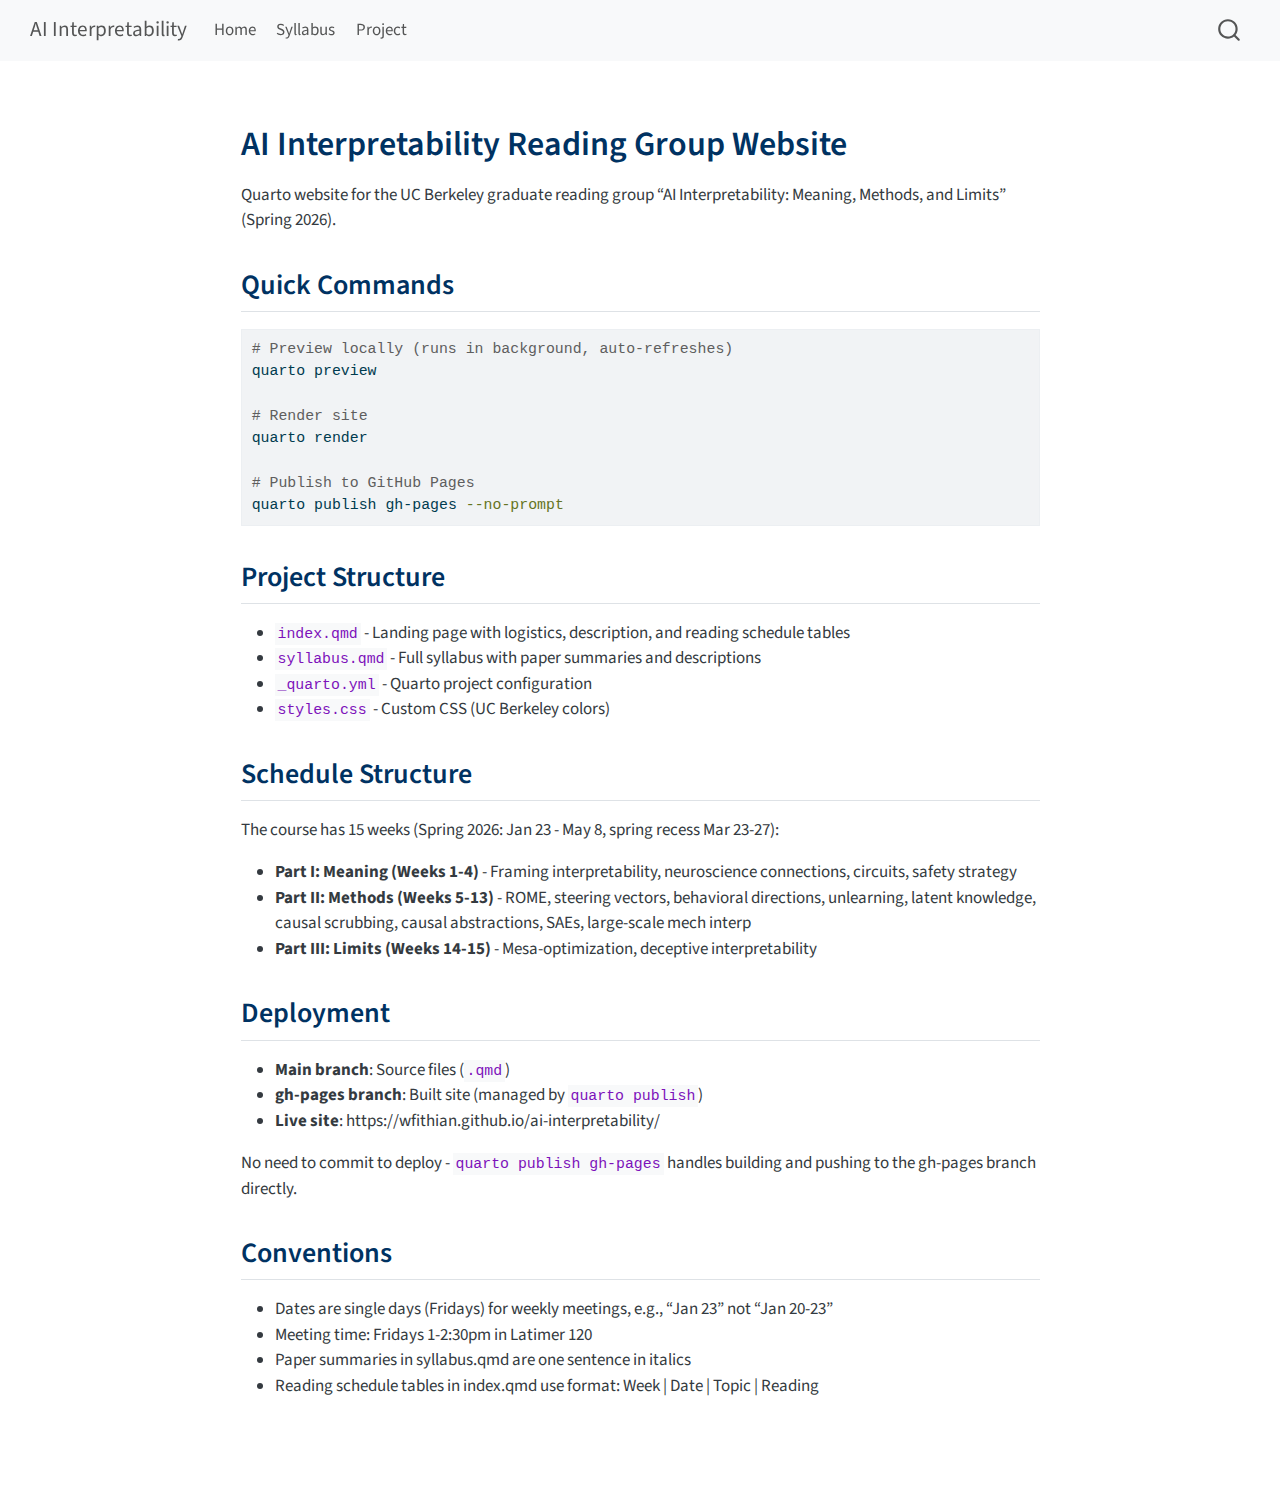
<file: claude.html>
<!DOCTYPE html>
<html xmlns="http://www.w3.org/1999/xhtml" lang="en" xml:lang="en"><head>

<meta charset="utf-8">
<meta name="generator" content="quarto-1.7.31">

<meta name="viewport" content="width=device-width, initial-scale=1.0, user-scalable=yes">


<title>claude – AI Interpretability</title>
<style>
code{white-space: pre-wrap;}
span.smallcaps{font-variant: small-caps;}
div.columns{display: flex; gap: min(4vw, 1.5em);}
div.column{flex: auto; overflow-x: auto;}
div.hanging-indent{margin-left: 1.5em; text-indent: -1.5em;}
ul.task-list{list-style: none;}
ul.task-list li input[type="checkbox"] {
  width: 0.8em;
  margin: 0 0.8em 0.2em -1em; /* quarto-specific, see https://github.com/quarto-dev/quarto-cli/issues/4556 */ 
  vertical-align: middle;
}
/* CSS for syntax highlighting */
html { -webkit-text-size-adjust: 100%; }
pre > code.sourceCode { white-space: pre; position: relative; }
pre > code.sourceCode > span { display: inline-block; line-height: 1.25; }
pre > code.sourceCode > span:empty { height: 1.2em; }
.sourceCode { overflow: visible; }
code.sourceCode > span { color: inherit; text-decoration: inherit; }
div.sourceCode { margin: 1em 0; }
pre.sourceCode { margin: 0; }
@media screen {
div.sourceCode { overflow: auto; }
}
@media print {
pre > code.sourceCode { white-space: pre-wrap; }
pre > code.sourceCode > span { text-indent: -5em; padding-left: 5em; }
}
pre.numberSource code
  { counter-reset: source-line 0; }
pre.numberSource code > span
  { position: relative; left: -4em; counter-increment: source-line; }
pre.numberSource code > span > a:first-child::before
  { content: counter(source-line);
    position: relative; left: -1em; text-align: right; vertical-align: baseline;
    border: none; display: inline-block;
    -webkit-touch-callout: none; -webkit-user-select: none;
    -khtml-user-select: none; -moz-user-select: none;
    -ms-user-select: none; user-select: none;
    padding: 0 4px; width: 4em;
  }
pre.numberSource { margin-left: 3em;  padding-left: 4px; }
div.sourceCode
  {   }
@media screen {
pre > code.sourceCode > span > a:first-child::before { text-decoration: underline; }
}
</style>


<script src="site_libs/quarto-nav/quarto-nav.js"></script>
<script src="site_libs/quarto-nav/headroom.min.js"></script>
<script src="site_libs/clipboard/clipboard.min.js"></script>
<script src="site_libs/quarto-search/autocomplete.umd.js"></script>
<script src="site_libs/quarto-search/fuse.min.js"></script>
<script src="site_libs/quarto-search/quarto-search.js"></script>
<meta name="quarto:offset" content="./">
<script src="site_libs/quarto-html/quarto.js" type="module"></script>
<script src="site_libs/quarto-html/tabsets/tabsets.js" type="module"></script>
<script src="site_libs/quarto-html/popper.min.js"></script>
<script src="site_libs/quarto-html/tippy.umd.min.js"></script>
<script src="site_libs/quarto-html/anchor.min.js"></script>
<link href="site_libs/quarto-html/tippy.css" rel="stylesheet">
<link href="site_libs/quarto-html/quarto-syntax-highlighting-e1a5c8363afafaef2c763b6775fbf3ca.css" rel="stylesheet" id="quarto-text-highlighting-styles">
<script src="site_libs/bootstrap/bootstrap.min.js"></script>
<link href="site_libs/bootstrap/bootstrap-icons.css" rel="stylesheet">
<link href="site_libs/bootstrap/bootstrap-c1fac2584b48ed01fb6e278e36375074.min.css" rel="stylesheet" append-hash="true" id="quarto-bootstrap" data-mode="light">
<script id="quarto-search-options" type="application/json">{
  "location": "navbar",
  "copy-button": false,
  "collapse-after": 3,
  "panel-placement": "end",
  "type": "overlay",
  "limit": 50,
  "keyboard-shortcut": [
    "f",
    "/",
    "s"
  ],
  "show-item-context": false,
  "language": {
    "search-no-results-text": "No results",
    "search-matching-documents-text": "matching documents",
    "search-copy-link-title": "Copy link to search",
    "search-hide-matches-text": "Hide additional matches",
    "search-more-match-text": "more match in this document",
    "search-more-matches-text": "more matches in this document",
    "search-clear-button-title": "Clear",
    "search-text-placeholder": "",
    "search-detached-cancel-button-title": "Cancel",
    "search-submit-button-title": "Submit",
    "search-label": "Search"
  }
}</script>


<link rel="stylesheet" href="styles.css">
</head>

<body class="nav-fixed fullcontent quarto-light">

<div id="quarto-search-results"></div>
  <header id="quarto-header" class="headroom fixed-top">
    <nav class="navbar navbar-expand-lg " data-bs-theme="dark">
      <div class="navbar-container container-fluid">
      <div class="navbar-brand-container mx-auto">
    <a class="navbar-brand" href="./index.html">
    <span class="navbar-title">AI Interpretability</span>
    </a>
  </div>
            <div id="quarto-search" class="" title="Search"></div>
          <button class="navbar-toggler" type="button" data-bs-toggle="collapse" data-bs-target="#navbarCollapse" aria-controls="navbarCollapse" role="menu" aria-expanded="false" aria-label="Toggle navigation" onclick="if (window.quartoToggleHeadroom) { window.quartoToggleHeadroom(); }">
  <span class="navbar-toggler-icon"></span>
</button>
          <div class="collapse navbar-collapse" id="navbarCollapse">
            <ul class="navbar-nav navbar-nav-scroll me-auto">
  <li class="nav-item">
    <a class="nav-link" href="./index.html"> 
<span class="menu-text">Home</span></a>
  </li>  
  <li class="nav-item">
    <a class="nav-link" href="./syllabus.html"> 
<span class="menu-text">Syllabus</span></a>
  </li>  
  <li class="nav-item">
    <a class="nav-link" href="./project-guidelines.html"> 
<span class="menu-text">Project</span></a>
  </li>  
</ul>
          </div> <!-- /navcollapse -->
            <div class="quarto-navbar-tools">
</div>
      </div> <!-- /container-fluid -->
    </nav>
</header>
<!-- content -->
<div id="quarto-content" class="quarto-container page-columns page-rows-contents page-layout-article page-navbar">
<!-- sidebar -->
<!-- margin-sidebar -->
    
<!-- main -->
<main class="content" id="quarto-document-content"><header id="title-block-header" class="quarto-title-block"></header>




<section id="ai-interpretability-reading-group-website" class="level1">
<h1>AI Interpretability Reading Group Website</h1>
<p>Quarto website for the UC Berkeley graduate reading group “AI Interpretability: Meaning, Methods, and Limits” (Spring 2026).</p>
<section id="quick-commands" class="level2">
<h2 class="anchored" data-anchor-id="quick-commands">Quick Commands</h2>
<div class="sourceCode" id="cb1"><pre class="sourceCode bash code-with-copy"><code class="sourceCode bash"><span id="cb1-1"><a href="#cb1-1" aria-hidden="true" tabindex="-1"></a><span class="co"># Preview locally (runs in background, auto-refreshes)</span></span>
<span id="cb1-2"><a href="#cb1-2" aria-hidden="true" tabindex="-1"></a><span class="ex">quarto</span> preview</span>
<span id="cb1-3"><a href="#cb1-3" aria-hidden="true" tabindex="-1"></a></span>
<span id="cb1-4"><a href="#cb1-4" aria-hidden="true" tabindex="-1"></a><span class="co"># Render site</span></span>
<span id="cb1-5"><a href="#cb1-5" aria-hidden="true" tabindex="-1"></a><span class="ex">quarto</span> render</span>
<span id="cb1-6"><a href="#cb1-6" aria-hidden="true" tabindex="-1"></a></span>
<span id="cb1-7"><a href="#cb1-7" aria-hidden="true" tabindex="-1"></a><span class="co"># Publish to GitHub Pages</span></span>
<span id="cb1-8"><a href="#cb1-8" aria-hidden="true" tabindex="-1"></a><span class="ex">quarto</span> publish gh-pages <span class="at">--no-prompt</span></span></code><button title="Copy to Clipboard" class="code-copy-button"><i class="bi"></i></button></pre></div>
</section>
<section id="project-structure" class="level2">
<h2 class="anchored" data-anchor-id="project-structure">Project Structure</h2>
<ul>
<li><code>index.qmd</code> - Landing page with logistics, description, and reading schedule tables</li>
<li><code>syllabus.qmd</code> - Full syllabus with paper summaries and descriptions</li>
<li><code>_quarto.yml</code> - Quarto project configuration</li>
<li><code>styles.css</code> - Custom CSS (UC Berkeley colors)</li>
</ul>
</section>
<section id="schedule-structure" class="level2">
<h2 class="anchored" data-anchor-id="schedule-structure">Schedule Structure</h2>
<p>The course has 15 weeks (Spring 2026: Jan 23 - May 8, spring recess Mar 23-27):</p>
<ul>
<li><strong>Part I: Meaning (Weeks 1-4)</strong> - Framing interpretability, neuroscience connections, circuits, safety strategy</li>
<li><strong>Part II: Methods (Weeks 5-13)</strong> - ROME, steering vectors, behavioral directions, unlearning, latent knowledge, causal scrubbing, causal abstractions, SAEs, large-scale mech interp</li>
<li><strong>Part III: Limits (Weeks 14-15)</strong> - Mesa-optimization, deceptive interpretability</li>
</ul>
</section>
<section id="deployment" class="level2">
<h2 class="anchored" data-anchor-id="deployment">Deployment</h2>
<ul>
<li><strong>Main branch</strong>: Source files (<code>.qmd</code>)</li>
<li><strong>gh-pages branch</strong>: Built site (managed by <code>quarto publish</code>)</li>
<li><strong>Live site</strong>: https://wfithian.github.io/ai-interpretability/</li>
</ul>
<p>No need to commit to deploy - <code>quarto publish gh-pages</code> handles building and pushing to the gh-pages branch directly.</p>
</section>
<section id="conventions" class="level2">
<h2 class="anchored" data-anchor-id="conventions">Conventions</h2>
<ul>
<li>Dates are single days (Fridays) for weekly meetings, e.g., “Jan 23” not “Jan 20-23”</li>
<li>Meeting time: Fridays 1-2:30pm in Latimer 120</li>
<li>Paper summaries in syllabus.qmd are one sentence in italics</li>
<li>Reading schedule tables in index.qmd use format: Week | Date | Topic | Reading</li>
</ul>


</section>
</section>

</main> <!-- /main -->
<script id="quarto-html-after-body" type="application/javascript">
  window.document.addEventListener("DOMContentLoaded", function (event) {
    const icon = "";
    const anchorJS = new window.AnchorJS();
    anchorJS.options = {
      placement: 'right',
      icon: icon
    };
    anchorJS.add('.anchored');
    const isCodeAnnotation = (el) => {
      for (const clz of el.classList) {
        if (clz.startsWith('code-annotation-')) {                     
          return true;
        }
      }
      return false;
    }
    const onCopySuccess = function(e) {
      // button target
      const button = e.trigger;
      // don't keep focus
      button.blur();
      // flash "checked"
      button.classList.add('code-copy-button-checked');
      var currentTitle = button.getAttribute("title");
      button.setAttribute("title", "Copied!");
      let tooltip;
      if (window.bootstrap) {
        button.setAttribute("data-bs-toggle", "tooltip");
        button.setAttribute("data-bs-placement", "left");
        button.setAttribute("data-bs-title", "Copied!");
        tooltip = new bootstrap.Tooltip(button, 
          { trigger: "manual", 
            customClass: "code-copy-button-tooltip",
            offset: [0, -8]});
        tooltip.show();    
      }
      setTimeout(function() {
        if (tooltip) {
          tooltip.hide();
          button.removeAttribute("data-bs-title");
          button.removeAttribute("data-bs-toggle");
          button.removeAttribute("data-bs-placement");
        }
        button.setAttribute("title", currentTitle);
        button.classList.remove('code-copy-button-checked');
      }, 1000);
      // clear code selection
      e.clearSelection();
    }
    const getTextToCopy = function(trigger) {
        const codeEl = trigger.previousElementSibling.cloneNode(true);
        for (const childEl of codeEl.children) {
          if (isCodeAnnotation(childEl)) {
            childEl.remove();
          }
        }
        return codeEl.innerText;
    }
    const clipboard = new window.ClipboardJS('.code-copy-button:not([data-in-quarto-modal])', {
      text: getTextToCopy
    });
    clipboard.on('success', onCopySuccess);
    if (window.document.getElementById('quarto-embedded-source-code-modal')) {
      const clipboardModal = new window.ClipboardJS('.code-copy-button[data-in-quarto-modal]', {
        text: getTextToCopy,
        container: window.document.getElementById('quarto-embedded-source-code-modal')
      });
      clipboardModal.on('success', onCopySuccess);
    }
      var localhostRegex = new RegExp(/^(?:http|https):\/\/localhost\:?[0-9]*\//);
      var mailtoRegex = new RegExp(/^mailto:/);
        var filterRegex = new RegExp("https:\/\/wfithian\.github\.io\/ai-interpretability\/");
      var isInternal = (href) => {
          return filterRegex.test(href) || localhostRegex.test(href) || mailtoRegex.test(href);
      }
      // Inspect non-navigation links and adorn them if external
     var links = window.document.querySelectorAll('a[href]:not(.nav-link):not(.navbar-brand):not(.toc-action):not(.sidebar-link):not(.sidebar-item-toggle):not(.pagination-link):not(.no-external):not([aria-hidden]):not(.dropdown-item):not(.quarto-navigation-tool):not(.about-link)');
      for (var i=0; i<links.length; i++) {
        const link = links[i];
        if (!isInternal(link.href)) {
          // undo the damage that might have been done by quarto-nav.js in the case of
          // links that we want to consider external
          if (link.dataset.originalHref !== undefined) {
            link.href = link.dataset.originalHref;
          }
        }
      }
    function tippyHover(el, contentFn, onTriggerFn, onUntriggerFn) {
      const config = {
        allowHTML: true,
        maxWidth: 500,
        delay: 100,
        arrow: false,
        appendTo: function(el) {
            return el.parentElement;
        },
        interactive: true,
        interactiveBorder: 10,
        theme: 'quarto',
        placement: 'bottom-start',
      };
      if (contentFn) {
        config.content = contentFn;
      }
      if (onTriggerFn) {
        config.onTrigger = onTriggerFn;
      }
      if (onUntriggerFn) {
        config.onUntrigger = onUntriggerFn;
      }
      window.tippy(el, config); 
    }
    const noterefs = window.document.querySelectorAll('a[role="doc-noteref"]');
    for (var i=0; i<noterefs.length; i++) {
      const ref = noterefs[i];
      tippyHover(ref, function() {
        // use id or data attribute instead here
        let href = ref.getAttribute('data-footnote-href') || ref.getAttribute('href');
        try { href = new URL(href).hash; } catch {}
        const id = href.replace(/^#\/?/, "");
        const note = window.document.getElementById(id);
        if (note) {
          return note.innerHTML;
        } else {
          return "";
        }
      });
    }
    const xrefs = window.document.querySelectorAll('a.quarto-xref');
    const processXRef = (id, note) => {
      // Strip column container classes
      const stripColumnClz = (el) => {
        el.classList.remove("page-full", "page-columns");
        if (el.children) {
          for (const child of el.children) {
            stripColumnClz(child);
          }
        }
      }
      stripColumnClz(note)
      if (id === null || id.startsWith('sec-')) {
        // Special case sections, only their first couple elements
        const container = document.createElement("div");
        if (note.children && note.children.length > 2) {
          container.appendChild(note.children[0].cloneNode(true));
          for (let i = 1; i < note.children.length; i++) {
            const child = note.children[i];
            if (child.tagName === "P" && child.innerText === "") {
              continue;
            } else {
              container.appendChild(child.cloneNode(true));
              break;
            }
          }
          if (window.Quarto?.typesetMath) {
            window.Quarto.typesetMath(container);
          }
          return container.innerHTML
        } else {
          if (window.Quarto?.typesetMath) {
            window.Quarto.typesetMath(note);
          }
          return note.innerHTML;
        }
      } else {
        // Remove any anchor links if they are present
        const anchorLink = note.querySelector('a.anchorjs-link');
        if (anchorLink) {
          anchorLink.remove();
        }
        if (window.Quarto?.typesetMath) {
          window.Quarto.typesetMath(note);
        }
        if (note.classList.contains("callout")) {
          return note.outerHTML;
        } else {
          return note.innerHTML;
        }
      }
    }
    for (var i=0; i<xrefs.length; i++) {
      const xref = xrefs[i];
      tippyHover(xref, undefined, function(instance) {
        instance.disable();
        let url = xref.getAttribute('href');
        let hash = undefined; 
        if (url.startsWith('#')) {
          hash = url;
        } else {
          try { hash = new URL(url).hash; } catch {}
        }
        if (hash) {
          const id = hash.replace(/^#\/?/, "");
          const note = window.document.getElementById(id);
          if (note !== null) {
            try {
              const html = processXRef(id, note.cloneNode(true));
              instance.setContent(html);
            } finally {
              instance.enable();
              instance.show();
            }
          } else {
            // See if we can fetch this
            fetch(url.split('#')[0])
            .then(res => res.text())
            .then(html => {
              const parser = new DOMParser();
              const htmlDoc = parser.parseFromString(html, "text/html");
              const note = htmlDoc.getElementById(id);
              if (note !== null) {
                const html = processXRef(id, note);
                instance.setContent(html);
              } 
            }).finally(() => {
              instance.enable();
              instance.show();
            });
          }
        } else {
          // See if we can fetch a full url (with no hash to target)
          // This is a special case and we should probably do some content thinning / targeting
          fetch(url)
          .then(res => res.text())
          .then(html => {
            const parser = new DOMParser();
            const htmlDoc = parser.parseFromString(html, "text/html");
            const note = htmlDoc.querySelector('main.content');
            if (note !== null) {
              // This should only happen for chapter cross references
              // (since there is no id in the URL)
              // remove the first header
              if (note.children.length > 0 && note.children[0].tagName === "HEADER") {
                note.children[0].remove();
              }
              const html = processXRef(null, note);
              instance.setContent(html);
            } 
          }).finally(() => {
            instance.enable();
            instance.show();
          });
        }
      }, function(instance) {
      });
    }
        let selectedAnnoteEl;
        const selectorForAnnotation = ( cell, annotation) => {
          let cellAttr = 'data-code-cell="' + cell + '"';
          let lineAttr = 'data-code-annotation="' +  annotation + '"';
          const selector = 'span[' + cellAttr + '][' + lineAttr + ']';
          return selector;
        }
        const selectCodeLines = (annoteEl) => {
          const doc = window.document;
          const targetCell = annoteEl.getAttribute("data-target-cell");
          const targetAnnotation = annoteEl.getAttribute("data-target-annotation");
          const annoteSpan = window.document.querySelector(selectorForAnnotation(targetCell, targetAnnotation));
          const lines = annoteSpan.getAttribute("data-code-lines").split(",");
          const lineIds = lines.map((line) => {
            return targetCell + "-" + line;
          })
          let top = null;
          let height = null;
          let parent = null;
          if (lineIds.length > 0) {
              //compute the position of the single el (top and bottom and make a div)
              const el = window.document.getElementById(lineIds[0]);
              top = el.offsetTop;
              height = el.offsetHeight;
              parent = el.parentElement.parentElement;
            if (lineIds.length > 1) {
              const lastEl = window.document.getElementById(lineIds[lineIds.length - 1]);
              const bottom = lastEl.offsetTop + lastEl.offsetHeight;
              height = bottom - top;
            }
            if (top !== null && height !== null && parent !== null) {
              // cook up a div (if necessary) and position it 
              let div = window.document.getElementById("code-annotation-line-highlight");
              if (div === null) {
                div = window.document.createElement("div");
                div.setAttribute("id", "code-annotation-line-highlight");
                div.style.position = 'absolute';
                parent.appendChild(div);
              }
              div.style.top = top - 2 + "px";
              div.style.height = height + 4 + "px";
              div.style.left = 0;
              let gutterDiv = window.document.getElementById("code-annotation-line-highlight-gutter");
              if (gutterDiv === null) {
                gutterDiv = window.document.createElement("div");
                gutterDiv.setAttribute("id", "code-annotation-line-highlight-gutter");
                gutterDiv.style.position = 'absolute';
                const codeCell = window.document.getElementById(targetCell);
                const gutter = codeCell.querySelector('.code-annotation-gutter');
                gutter.appendChild(gutterDiv);
              }
              gutterDiv.style.top = top - 2 + "px";
              gutterDiv.style.height = height + 4 + "px";
            }
            selectedAnnoteEl = annoteEl;
          }
        };
        const unselectCodeLines = () => {
          const elementsIds = ["code-annotation-line-highlight", "code-annotation-line-highlight-gutter"];
          elementsIds.forEach((elId) => {
            const div = window.document.getElementById(elId);
            if (div) {
              div.remove();
            }
          });
          selectedAnnoteEl = undefined;
        };
          // Handle positioning of the toggle
      window.addEventListener(
        "resize",
        throttle(() => {
          elRect = undefined;
          if (selectedAnnoteEl) {
            selectCodeLines(selectedAnnoteEl);
          }
        }, 10)
      );
      function throttle(fn, ms) {
      let throttle = false;
      let timer;
        return (...args) => {
          if(!throttle) { // first call gets through
              fn.apply(this, args);
              throttle = true;
          } else { // all the others get throttled
              if(timer) clearTimeout(timer); // cancel #2
              timer = setTimeout(() => {
                fn.apply(this, args);
                timer = throttle = false;
              }, ms);
          }
        };
      }
        // Attach click handler to the DT
        const annoteDls = window.document.querySelectorAll('dt[data-target-cell]');
        for (const annoteDlNode of annoteDls) {
          annoteDlNode.addEventListener('click', (event) => {
            const clickedEl = event.target;
            if (clickedEl !== selectedAnnoteEl) {
              unselectCodeLines();
              const activeEl = window.document.querySelector('dt[data-target-cell].code-annotation-active');
              if (activeEl) {
                activeEl.classList.remove('code-annotation-active');
              }
              selectCodeLines(clickedEl);
              clickedEl.classList.add('code-annotation-active');
            } else {
              // Unselect the line
              unselectCodeLines();
              clickedEl.classList.remove('code-annotation-active');
            }
          });
        }
    const findCites = (el) => {
      const parentEl = el.parentElement;
      if (parentEl) {
        const cites = parentEl.dataset.cites;
        if (cites) {
          return {
            el,
            cites: cites.split(' ')
          };
        } else {
          return findCites(el.parentElement)
        }
      } else {
        return undefined;
      }
    };
    var bibliorefs = window.document.querySelectorAll('a[role="doc-biblioref"]');
    for (var i=0; i<bibliorefs.length; i++) {
      const ref = bibliorefs[i];
      const citeInfo = findCites(ref);
      if (citeInfo) {
        tippyHover(citeInfo.el, function() {
          var popup = window.document.createElement('div');
          citeInfo.cites.forEach(function(cite) {
            var citeDiv = window.document.createElement('div');
            citeDiv.classList.add('hanging-indent');
            citeDiv.classList.add('csl-entry');
            var biblioDiv = window.document.getElementById('ref-' + cite);
            if (biblioDiv) {
              citeDiv.innerHTML = biblioDiv.innerHTML;
            }
            popup.appendChild(citeDiv);
          });
          return popup.innerHTML;
        });
      }
    }
  });
  </script>
</div> <!-- /content -->




</body></html>
</file>
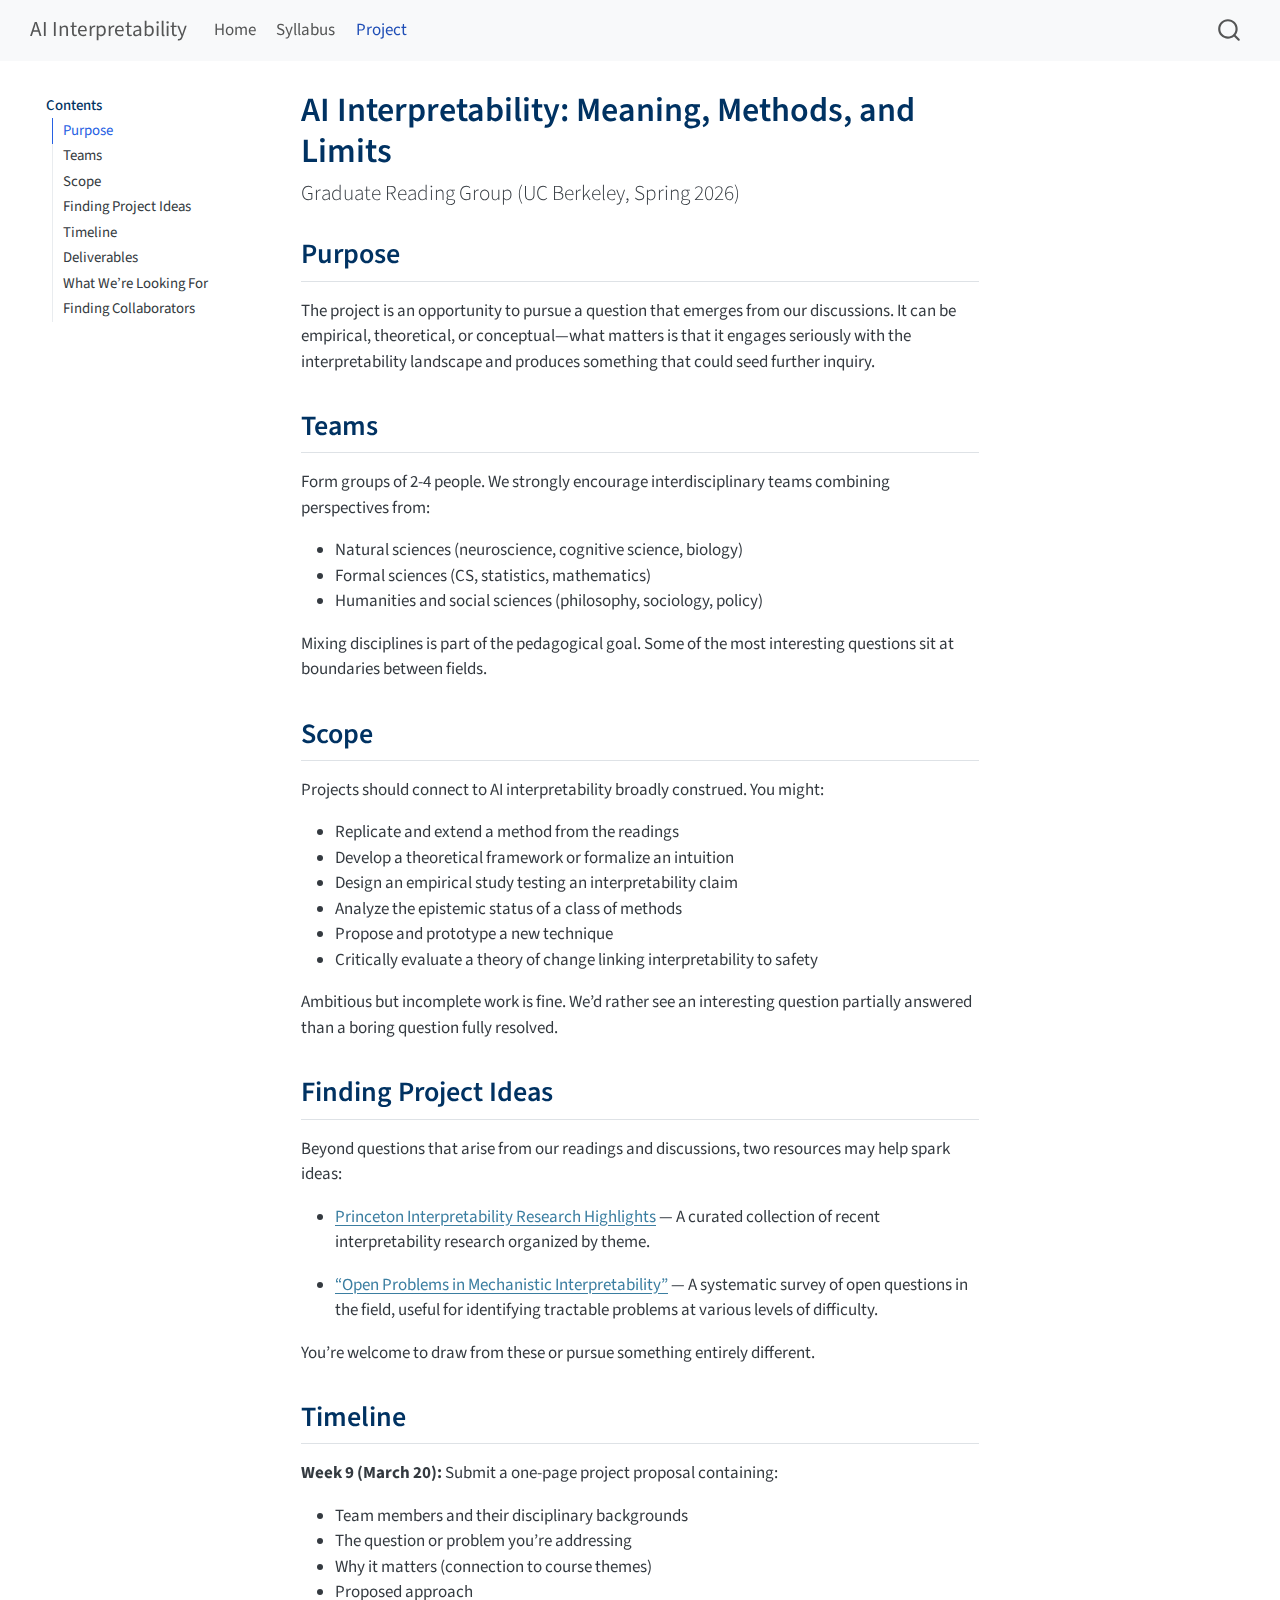
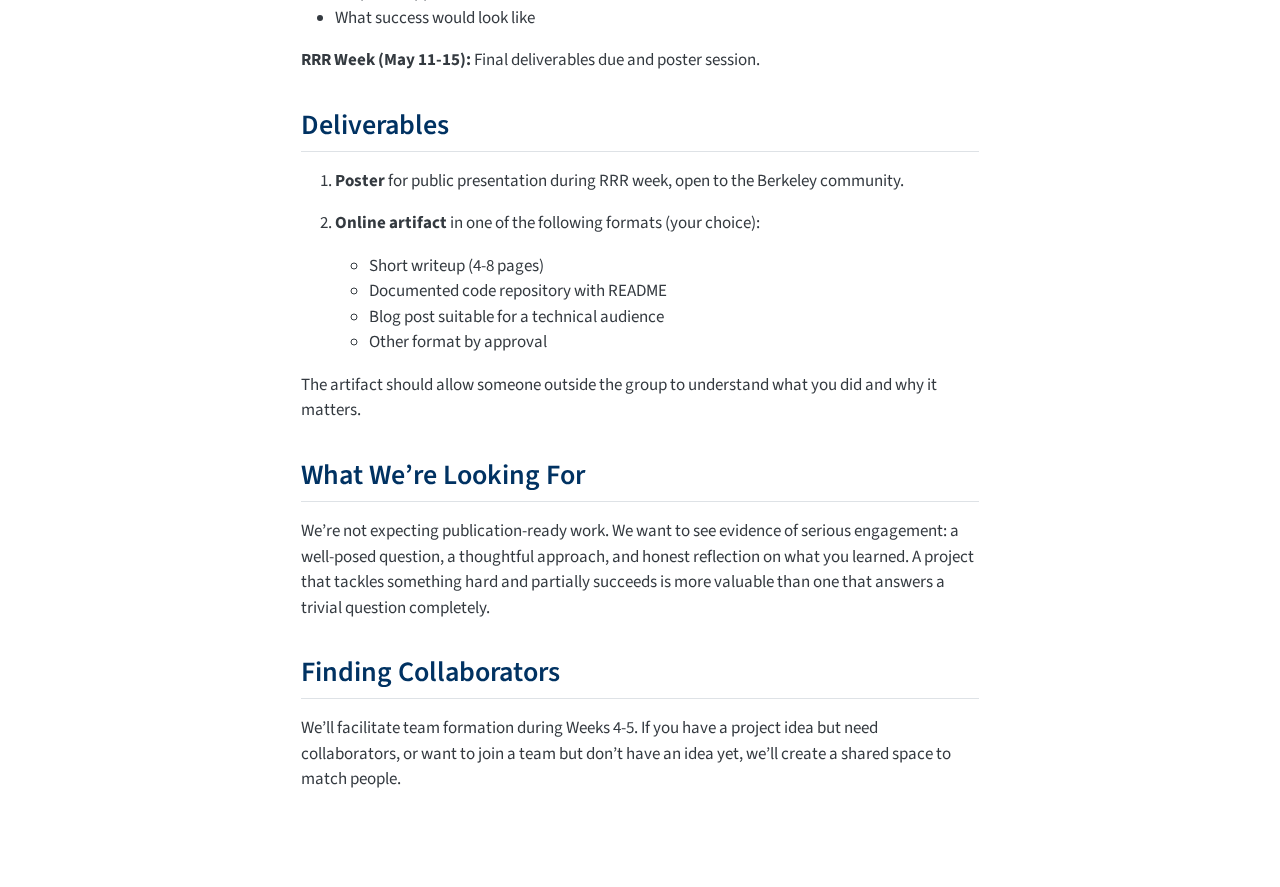
<file: project-guidelines.html>
<!DOCTYPE html>
<html xmlns="http://www.w3.org/1999/xhtml" lang="en" xml:lang="en"><head>

<meta charset="utf-8">
<meta name="generator" content="quarto-1.7.31">

<meta name="viewport" content="width=device-width, initial-scale=1.0, user-scalable=yes">


<title>AI Interpretability: Meaning, Methods, and Limits – AI Interpretability</title>
<style>
code{white-space: pre-wrap;}
span.smallcaps{font-variant: small-caps;}
div.columns{display: flex; gap: min(4vw, 1.5em);}
div.column{flex: auto; overflow-x: auto;}
div.hanging-indent{margin-left: 1.5em; text-indent: -1.5em;}
ul.task-list{list-style: none;}
ul.task-list li input[type="checkbox"] {
  width: 0.8em;
  margin: 0 0.8em 0.2em -1em; /* quarto-specific, see https://github.com/quarto-dev/quarto-cli/issues/4556 */ 
  vertical-align: middle;
}
</style>


<script src="site_libs/quarto-nav/quarto-nav.js"></script>
<script src="site_libs/quarto-nav/headroom.min.js"></script>
<script src="site_libs/clipboard/clipboard.min.js"></script>
<script src="site_libs/quarto-search/autocomplete.umd.js"></script>
<script src="site_libs/quarto-search/fuse.min.js"></script>
<script src="site_libs/quarto-search/quarto-search.js"></script>
<meta name="quarto:offset" content="./">
<script src="site_libs/quarto-html/quarto.js" type="module"></script>
<script src="site_libs/quarto-html/tabsets/tabsets.js" type="module"></script>
<script src="site_libs/quarto-html/popper.min.js"></script>
<script src="site_libs/quarto-html/tippy.umd.min.js"></script>
<script src="site_libs/quarto-html/anchor.min.js"></script>
<link href="site_libs/quarto-html/tippy.css" rel="stylesheet">
<link href="site_libs/quarto-html/quarto-syntax-highlighting-e1a5c8363afafaef2c763b6775fbf3ca.css" rel="stylesheet" id="quarto-text-highlighting-styles">
<script src="site_libs/bootstrap/bootstrap.min.js"></script>
<link href="site_libs/bootstrap/bootstrap-icons.css" rel="stylesheet">
<link href="site_libs/bootstrap/bootstrap-c1fac2584b48ed01fb6e278e36375074.min.css" rel="stylesheet" append-hash="true" id="quarto-bootstrap" data-mode="light">
<script id="quarto-search-options" type="application/json">{
  "location": "navbar",
  "copy-button": false,
  "collapse-after": 3,
  "panel-placement": "end",
  "type": "overlay",
  "limit": 50,
  "keyboard-shortcut": [
    "f",
    "/",
    "s"
  ],
  "show-item-context": false,
  "language": {
    "search-no-results-text": "No results",
    "search-matching-documents-text": "matching documents",
    "search-copy-link-title": "Copy link to search",
    "search-hide-matches-text": "Hide additional matches",
    "search-more-match-text": "more match in this document",
    "search-more-matches-text": "more matches in this document",
    "search-clear-button-title": "Clear",
    "search-text-placeholder": "",
    "search-detached-cancel-button-title": "Cancel",
    "search-submit-button-title": "Submit",
    "search-label": "Search"
  }
}</script>


<link rel="stylesheet" href="styles.css">
</head>

<body class="floating nav-fixed quarto-light">

<div id="quarto-search-results"></div>
  <header id="quarto-header" class="headroom fixed-top">
    <nav class="navbar navbar-expand-lg " data-bs-theme="dark">
      <div class="navbar-container container-fluid">
      <div class="navbar-brand-container mx-auto">
    <a class="navbar-brand" href="./index.html">
    <span class="navbar-title">AI Interpretability</span>
    </a>
  </div>
            <div id="quarto-search" class="" title="Search"></div>
          <button class="navbar-toggler" type="button" data-bs-toggle="collapse" data-bs-target="#navbarCollapse" aria-controls="navbarCollapse" role="menu" aria-expanded="false" aria-label="Toggle navigation" onclick="if (window.quartoToggleHeadroom) { window.quartoToggleHeadroom(); }">
  <span class="navbar-toggler-icon"></span>
</button>
          <div class="collapse navbar-collapse" id="navbarCollapse">
            <ul class="navbar-nav navbar-nav-scroll me-auto">
  <li class="nav-item">
    <a class="nav-link" href="./index.html"> 
<span class="menu-text">Home</span></a>
  </li>  
  <li class="nav-item">
    <a class="nav-link" href="./syllabus.html"> 
<span class="menu-text">Syllabus</span></a>
  </li>  
  <li class="nav-item">
    <a class="nav-link active" href="./project-guidelines.html" aria-current="page"> 
<span class="menu-text">Project</span></a>
  </li>  
</ul>
          </div> <!-- /navcollapse -->
            <div class="quarto-navbar-tools">
</div>
      </div> <!-- /container-fluid -->
    </nav>
</header>
<!-- content -->
<div id="quarto-content" class="quarto-container page-columns page-rows-contents page-layout-article page-navbar">
<!-- sidebar -->
  <nav id="quarto-sidebar" class="sidebar collapse collapse-horizontal quarto-sidebar-collapse-item sidebar-navigation floating overflow-auto">
    <nav id="TOC" role="doc-toc" class="toc-active">
    <h2 id="toc-title">Contents</h2>
   
  <ul>
  <li><a href="#purpose" id="toc-purpose" class="nav-link active" data-scroll-target="#purpose">Purpose</a></li>
  <li><a href="#teams" id="toc-teams" class="nav-link" data-scroll-target="#teams">Teams</a></li>
  <li><a href="#scope" id="toc-scope" class="nav-link" data-scroll-target="#scope">Scope</a></li>
  <li><a href="#finding-project-ideas" id="toc-finding-project-ideas" class="nav-link" data-scroll-target="#finding-project-ideas">Finding Project Ideas</a></li>
  <li><a href="#timeline" id="toc-timeline" class="nav-link" data-scroll-target="#timeline">Timeline</a></li>
  <li><a href="#deliverables" id="toc-deliverables" class="nav-link" data-scroll-target="#deliverables">Deliverables</a></li>
  <li><a href="#what-were-looking-for" id="toc-what-were-looking-for" class="nav-link" data-scroll-target="#what-were-looking-for">What We’re Looking For</a></li>
  <li><a href="#finding-collaborators" id="toc-finding-collaborators" class="nav-link" data-scroll-target="#finding-collaborators">Finding Collaborators</a></li>
  </ul>
</nav>
</nav>
<div id="quarto-sidebar-glass" class="quarto-sidebar-collapse-item" data-bs-toggle="collapse" data-bs-target=".quarto-sidebar-collapse-item"></div>
<!-- margin-sidebar -->
    <div id="quarto-margin-sidebar" class="sidebar margin-sidebar zindex-bottom">
    </div>
<!-- main -->
<main class="content" id="quarto-document-content">

<header id="title-block-header" class="quarto-title-block default">
<div class="quarto-title">
<h1 class="title">AI Interpretability: Meaning, Methods, and Limits</h1>
<p class="subtitle lead">Graduate Reading Group (UC Berkeley, Spring 2026)</p>
</div>



<div class="quarto-title-meta">

    
  
    
  </div>
  


</header>


<section id="purpose" class="level2">
<h2 class="anchored" data-anchor-id="purpose">Purpose</h2>
<p>The project is an opportunity to pursue a question that emerges from our discussions. It can be empirical, theoretical, or conceptual—what matters is that it engages seriously with the interpretability landscape and produces something that could seed further inquiry.</p>
</section>
<section id="teams" class="level2">
<h2 class="anchored" data-anchor-id="teams">Teams</h2>
<p>Form groups of 2-4 people. We strongly encourage interdisciplinary teams combining perspectives from:</p>
<ul>
<li>Natural sciences (neuroscience, cognitive science, biology)</li>
<li>Formal sciences (CS, statistics, mathematics)</li>
<li>Humanities and social sciences (philosophy, sociology, policy)</li>
</ul>
<p>Mixing disciplines is part of the pedagogical goal. Some of the most interesting questions sit at boundaries between fields.</p>
</section>
<section id="scope" class="level2">
<h2 class="anchored" data-anchor-id="scope">Scope</h2>
<p>Projects should connect to AI interpretability broadly construed. You might:</p>
<ul>
<li>Replicate and extend a method from the readings</li>
<li>Develop a theoretical framework or formalize an intuition</li>
<li>Design an empirical study testing an interpretability claim</li>
<li>Analyze the epistemic status of a class of methods</li>
<li>Propose and prototype a new technique</li>
<li>Critically evaluate a theory of change linking interpretability to safety</li>
</ul>
<p>Ambitious but incomplete work is fine. We’d rather see an interesting question partially answered than a boring question fully resolved.</p>
</section>
<section id="finding-project-ideas" class="level2">
<h2 class="anchored" data-anchor-id="finding-project-ideas">Finding Project Ideas</h2>
<p>Beyond questions that arise from our readings and discussions, two resources may help spark ideas:</p>
<ul>
<li><p><a href="https://princint.ai/research-highlights/">Princeton Interpretability Research Highlights</a> — A curated collection of recent interpretability research organized by theme.</p></li>
<li><p><a href="https://arxiv.org/pdf/2501.16496">“Open Problems in Mechanistic Interpretability”</a> — A systematic survey of open questions in the field, useful for identifying tractable problems at various levels of difficulty.</p></li>
</ul>
<p>You’re welcome to draw from these or pursue something entirely different.</p>
</section>
<section id="timeline" class="level2">
<h2 class="anchored" data-anchor-id="timeline">Timeline</h2>
<p><strong>Week 9 (March 20):</strong> Submit a one-page project proposal containing:</p>
<ul>
<li>Team members and their disciplinary backgrounds</li>
<li>The question or problem you’re addressing</li>
<li>Why it matters (connection to course themes)</li>
<li>Proposed approach</li>
<li>What success would look like</li>
</ul>
<p><strong>RRR Week (May 11-15):</strong> Final deliverables due and poster session.</p>
</section>
<section id="deliverables" class="level2">
<h2 class="anchored" data-anchor-id="deliverables">Deliverables</h2>
<ol type="1">
<li><p><strong>Poster</strong> for public presentation during RRR week, open to the Berkeley community.</p></li>
<li><p><strong>Online artifact</strong> in one of the following formats (your choice):</p>
<ul>
<li>Short writeup (4-8 pages)</li>
<li>Documented code repository with README</li>
<li>Blog post suitable for a technical audience</li>
<li>Other format by approval</li>
</ul></li>
</ol>
<p>The artifact should allow someone outside the group to understand what you did and why it matters.</p>
</section>
<section id="what-were-looking-for" class="level2">
<h2 class="anchored" data-anchor-id="what-were-looking-for">What We’re Looking For</h2>
<p>We’re not expecting publication-ready work. We want to see evidence of serious engagement: a well-posed question, a thoughtful approach, and honest reflection on what you learned. A project that tackles something hard and partially succeeds is more valuable than one that answers a trivial question completely.</p>
</section>
<section id="finding-collaborators" class="level2">
<h2 class="anchored" data-anchor-id="finding-collaborators">Finding Collaborators</h2>
<p>We’ll facilitate team formation during Weeks 4-5. If you have a project idea but need collaborators, or want to join a team but don’t have an idea yet, we’ll create a shared space to match people.</p>


</section>

</main> <!-- /main -->
<script id="quarto-html-after-body" type="application/javascript">
  window.document.addEventListener("DOMContentLoaded", function (event) {
    const icon = "";
    const anchorJS = new window.AnchorJS();
    anchorJS.options = {
      placement: 'right',
      icon: icon
    };
    anchorJS.add('.anchored');
    const isCodeAnnotation = (el) => {
      for (const clz of el.classList) {
        if (clz.startsWith('code-annotation-')) {                     
          return true;
        }
      }
      return false;
    }
    const onCopySuccess = function(e) {
      // button target
      const button = e.trigger;
      // don't keep focus
      button.blur();
      // flash "checked"
      button.classList.add('code-copy-button-checked');
      var currentTitle = button.getAttribute("title");
      button.setAttribute("title", "Copied!");
      let tooltip;
      if (window.bootstrap) {
        button.setAttribute("data-bs-toggle", "tooltip");
        button.setAttribute("data-bs-placement", "left");
        button.setAttribute("data-bs-title", "Copied!");
        tooltip = new bootstrap.Tooltip(button, 
          { trigger: "manual", 
            customClass: "code-copy-button-tooltip",
            offset: [0, -8]});
        tooltip.show();    
      }
      setTimeout(function() {
        if (tooltip) {
          tooltip.hide();
          button.removeAttribute("data-bs-title");
          button.removeAttribute("data-bs-toggle");
          button.removeAttribute("data-bs-placement");
        }
        button.setAttribute("title", currentTitle);
        button.classList.remove('code-copy-button-checked');
      }, 1000);
      // clear code selection
      e.clearSelection();
    }
    const getTextToCopy = function(trigger) {
        const codeEl = trigger.previousElementSibling.cloneNode(true);
        for (const childEl of codeEl.children) {
          if (isCodeAnnotation(childEl)) {
            childEl.remove();
          }
        }
        return codeEl.innerText;
    }
    const clipboard = new window.ClipboardJS('.code-copy-button:not([data-in-quarto-modal])', {
      text: getTextToCopy
    });
    clipboard.on('success', onCopySuccess);
    if (window.document.getElementById('quarto-embedded-source-code-modal')) {
      const clipboardModal = new window.ClipboardJS('.code-copy-button[data-in-quarto-modal]', {
        text: getTextToCopy,
        container: window.document.getElementById('quarto-embedded-source-code-modal')
      });
      clipboardModal.on('success', onCopySuccess);
    }
      var localhostRegex = new RegExp(/^(?:http|https):\/\/localhost\:?[0-9]*\//);
      var mailtoRegex = new RegExp(/^mailto:/);
        var filterRegex = new RegExp("https:\/\/wfithian\.github\.io\/ai-interpretability\/");
      var isInternal = (href) => {
          return filterRegex.test(href) || localhostRegex.test(href) || mailtoRegex.test(href);
      }
      // Inspect non-navigation links and adorn them if external
     var links = window.document.querySelectorAll('a[href]:not(.nav-link):not(.navbar-brand):not(.toc-action):not(.sidebar-link):not(.sidebar-item-toggle):not(.pagination-link):not(.no-external):not([aria-hidden]):not(.dropdown-item):not(.quarto-navigation-tool):not(.about-link)');
      for (var i=0; i<links.length; i++) {
        const link = links[i];
        if (!isInternal(link.href)) {
          // undo the damage that might have been done by quarto-nav.js in the case of
          // links that we want to consider external
          if (link.dataset.originalHref !== undefined) {
            link.href = link.dataset.originalHref;
          }
        }
      }
    function tippyHover(el, contentFn, onTriggerFn, onUntriggerFn) {
      const config = {
        allowHTML: true,
        maxWidth: 500,
        delay: 100,
        arrow: false,
        appendTo: function(el) {
            return el.parentElement;
        },
        interactive: true,
        interactiveBorder: 10,
        theme: 'quarto',
        placement: 'bottom-start',
      };
      if (contentFn) {
        config.content = contentFn;
      }
      if (onTriggerFn) {
        config.onTrigger = onTriggerFn;
      }
      if (onUntriggerFn) {
        config.onUntrigger = onUntriggerFn;
      }
      window.tippy(el, config); 
    }
    const noterefs = window.document.querySelectorAll('a[role="doc-noteref"]');
    for (var i=0; i<noterefs.length; i++) {
      const ref = noterefs[i];
      tippyHover(ref, function() {
        // use id or data attribute instead here
        let href = ref.getAttribute('data-footnote-href') || ref.getAttribute('href');
        try { href = new URL(href).hash; } catch {}
        const id = href.replace(/^#\/?/, "");
        const note = window.document.getElementById(id);
        if (note) {
          return note.innerHTML;
        } else {
          return "";
        }
      });
    }
    const xrefs = window.document.querySelectorAll('a.quarto-xref');
    const processXRef = (id, note) => {
      // Strip column container classes
      const stripColumnClz = (el) => {
        el.classList.remove("page-full", "page-columns");
        if (el.children) {
          for (const child of el.children) {
            stripColumnClz(child);
          }
        }
      }
      stripColumnClz(note)
      if (id === null || id.startsWith('sec-')) {
        // Special case sections, only their first couple elements
        const container = document.createElement("div");
        if (note.children && note.children.length > 2) {
          container.appendChild(note.children[0].cloneNode(true));
          for (let i = 1; i < note.children.length; i++) {
            const child = note.children[i];
            if (child.tagName === "P" && child.innerText === "") {
              continue;
            } else {
              container.appendChild(child.cloneNode(true));
              break;
            }
          }
          if (window.Quarto?.typesetMath) {
            window.Quarto.typesetMath(container);
          }
          return container.innerHTML
        } else {
          if (window.Quarto?.typesetMath) {
            window.Quarto.typesetMath(note);
          }
          return note.innerHTML;
        }
      } else {
        // Remove any anchor links if they are present
        const anchorLink = note.querySelector('a.anchorjs-link');
        if (anchorLink) {
          anchorLink.remove();
        }
        if (window.Quarto?.typesetMath) {
          window.Quarto.typesetMath(note);
        }
        if (note.classList.contains("callout")) {
          return note.outerHTML;
        } else {
          return note.innerHTML;
        }
      }
    }
    for (var i=0; i<xrefs.length; i++) {
      const xref = xrefs[i];
      tippyHover(xref, undefined, function(instance) {
        instance.disable();
        let url = xref.getAttribute('href');
        let hash = undefined; 
        if (url.startsWith('#')) {
          hash = url;
        } else {
          try { hash = new URL(url).hash; } catch {}
        }
        if (hash) {
          const id = hash.replace(/^#\/?/, "");
          const note = window.document.getElementById(id);
          if (note !== null) {
            try {
              const html = processXRef(id, note.cloneNode(true));
              instance.setContent(html);
            } finally {
              instance.enable();
              instance.show();
            }
          } else {
            // See if we can fetch this
            fetch(url.split('#')[0])
            .then(res => res.text())
            .then(html => {
              const parser = new DOMParser();
              const htmlDoc = parser.parseFromString(html, "text/html");
              const note = htmlDoc.getElementById(id);
              if (note !== null) {
                const html = processXRef(id, note);
                instance.setContent(html);
              } 
            }).finally(() => {
              instance.enable();
              instance.show();
            });
          }
        } else {
          // See if we can fetch a full url (with no hash to target)
          // This is a special case and we should probably do some content thinning / targeting
          fetch(url)
          .then(res => res.text())
          .then(html => {
            const parser = new DOMParser();
            const htmlDoc = parser.parseFromString(html, "text/html");
            const note = htmlDoc.querySelector('main.content');
            if (note !== null) {
              // This should only happen for chapter cross references
              // (since there is no id in the URL)
              // remove the first header
              if (note.children.length > 0 && note.children[0].tagName === "HEADER") {
                note.children[0].remove();
              }
              const html = processXRef(null, note);
              instance.setContent(html);
            } 
          }).finally(() => {
            instance.enable();
            instance.show();
          });
        }
      }, function(instance) {
      });
    }
        let selectedAnnoteEl;
        const selectorForAnnotation = ( cell, annotation) => {
          let cellAttr = 'data-code-cell="' + cell + '"';
          let lineAttr = 'data-code-annotation="' +  annotation + '"';
          const selector = 'span[' + cellAttr + '][' + lineAttr + ']';
          return selector;
        }
        const selectCodeLines = (annoteEl) => {
          const doc = window.document;
          const targetCell = annoteEl.getAttribute("data-target-cell");
          const targetAnnotation = annoteEl.getAttribute("data-target-annotation");
          const annoteSpan = window.document.querySelector(selectorForAnnotation(targetCell, targetAnnotation));
          const lines = annoteSpan.getAttribute("data-code-lines").split(",");
          const lineIds = lines.map((line) => {
            return targetCell + "-" + line;
          })
          let top = null;
          let height = null;
          let parent = null;
          if (lineIds.length > 0) {
              //compute the position of the single el (top and bottom and make a div)
              const el = window.document.getElementById(lineIds[0]);
              top = el.offsetTop;
              height = el.offsetHeight;
              parent = el.parentElement.parentElement;
            if (lineIds.length > 1) {
              const lastEl = window.document.getElementById(lineIds[lineIds.length - 1]);
              const bottom = lastEl.offsetTop + lastEl.offsetHeight;
              height = bottom - top;
            }
            if (top !== null && height !== null && parent !== null) {
              // cook up a div (if necessary) and position it 
              let div = window.document.getElementById("code-annotation-line-highlight");
              if (div === null) {
                div = window.document.createElement("div");
                div.setAttribute("id", "code-annotation-line-highlight");
                div.style.position = 'absolute';
                parent.appendChild(div);
              }
              div.style.top = top - 2 + "px";
              div.style.height = height + 4 + "px";
              div.style.left = 0;
              let gutterDiv = window.document.getElementById("code-annotation-line-highlight-gutter");
              if (gutterDiv === null) {
                gutterDiv = window.document.createElement("div");
                gutterDiv.setAttribute("id", "code-annotation-line-highlight-gutter");
                gutterDiv.style.position = 'absolute';
                const codeCell = window.document.getElementById(targetCell);
                const gutter = codeCell.querySelector('.code-annotation-gutter');
                gutter.appendChild(gutterDiv);
              }
              gutterDiv.style.top = top - 2 + "px";
              gutterDiv.style.height = height + 4 + "px";
            }
            selectedAnnoteEl = annoteEl;
          }
        };
        const unselectCodeLines = () => {
          const elementsIds = ["code-annotation-line-highlight", "code-annotation-line-highlight-gutter"];
          elementsIds.forEach((elId) => {
            const div = window.document.getElementById(elId);
            if (div) {
              div.remove();
            }
          });
          selectedAnnoteEl = undefined;
        };
          // Handle positioning of the toggle
      window.addEventListener(
        "resize",
        throttle(() => {
          elRect = undefined;
          if (selectedAnnoteEl) {
            selectCodeLines(selectedAnnoteEl);
          }
        }, 10)
      );
      function throttle(fn, ms) {
      let throttle = false;
      let timer;
        return (...args) => {
          if(!throttle) { // first call gets through
              fn.apply(this, args);
              throttle = true;
          } else { // all the others get throttled
              if(timer) clearTimeout(timer); // cancel #2
              timer = setTimeout(() => {
                fn.apply(this, args);
                timer = throttle = false;
              }, ms);
          }
        };
      }
        // Attach click handler to the DT
        const annoteDls = window.document.querySelectorAll('dt[data-target-cell]');
        for (const annoteDlNode of annoteDls) {
          annoteDlNode.addEventListener('click', (event) => {
            const clickedEl = event.target;
            if (clickedEl !== selectedAnnoteEl) {
              unselectCodeLines();
              const activeEl = window.document.querySelector('dt[data-target-cell].code-annotation-active');
              if (activeEl) {
                activeEl.classList.remove('code-annotation-active');
              }
              selectCodeLines(clickedEl);
              clickedEl.classList.add('code-annotation-active');
            } else {
              // Unselect the line
              unselectCodeLines();
              clickedEl.classList.remove('code-annotation-active');
            }
          });
        }
    const findCites = (el) => {
      const parentEl = el.parentElement;
      if (parentEl) {
        const cites = parentEl.dataset.cites;
        if (cites) {
          return {
            el,
            cites: cites.split(' ')
          };
        } else {
          return findCites(el.parentElement)
        }
      } else {
        return undefined;
      }
    };
    var bibliorefs = window.document.querySelectorAll('a[role="doc-biblioref"]');
    for (var i=0; i<bibliorefs.length; i++) {
      const ref = bibliorefs[i];
      const citeInfo = findCites(ref);
      if (citeInfo) {
        tippyHover(citeInfo.el, function() {
          var popup = window.document.createElement('div');
          citeInfo.cites.forEach(function(cite) {
            var citeDiv = window.document.createElement('div');
            citeDiv.classList.add('hanging-indent');
            citeDiv.classList.add('csl-entry');
            var biblioDiv = window.document.getElementById('ref-' + cite);
            if (biblioDiv) {
              citeDiv.innerHTML = biblioDiv.innerHTML;
            }
            popup.appendChild(citeDiv);
          });
          return popup.innerHTML;
        });
      }
    }
  });
  </script>
</div> <!-- /content -->




</body></html>
</file>
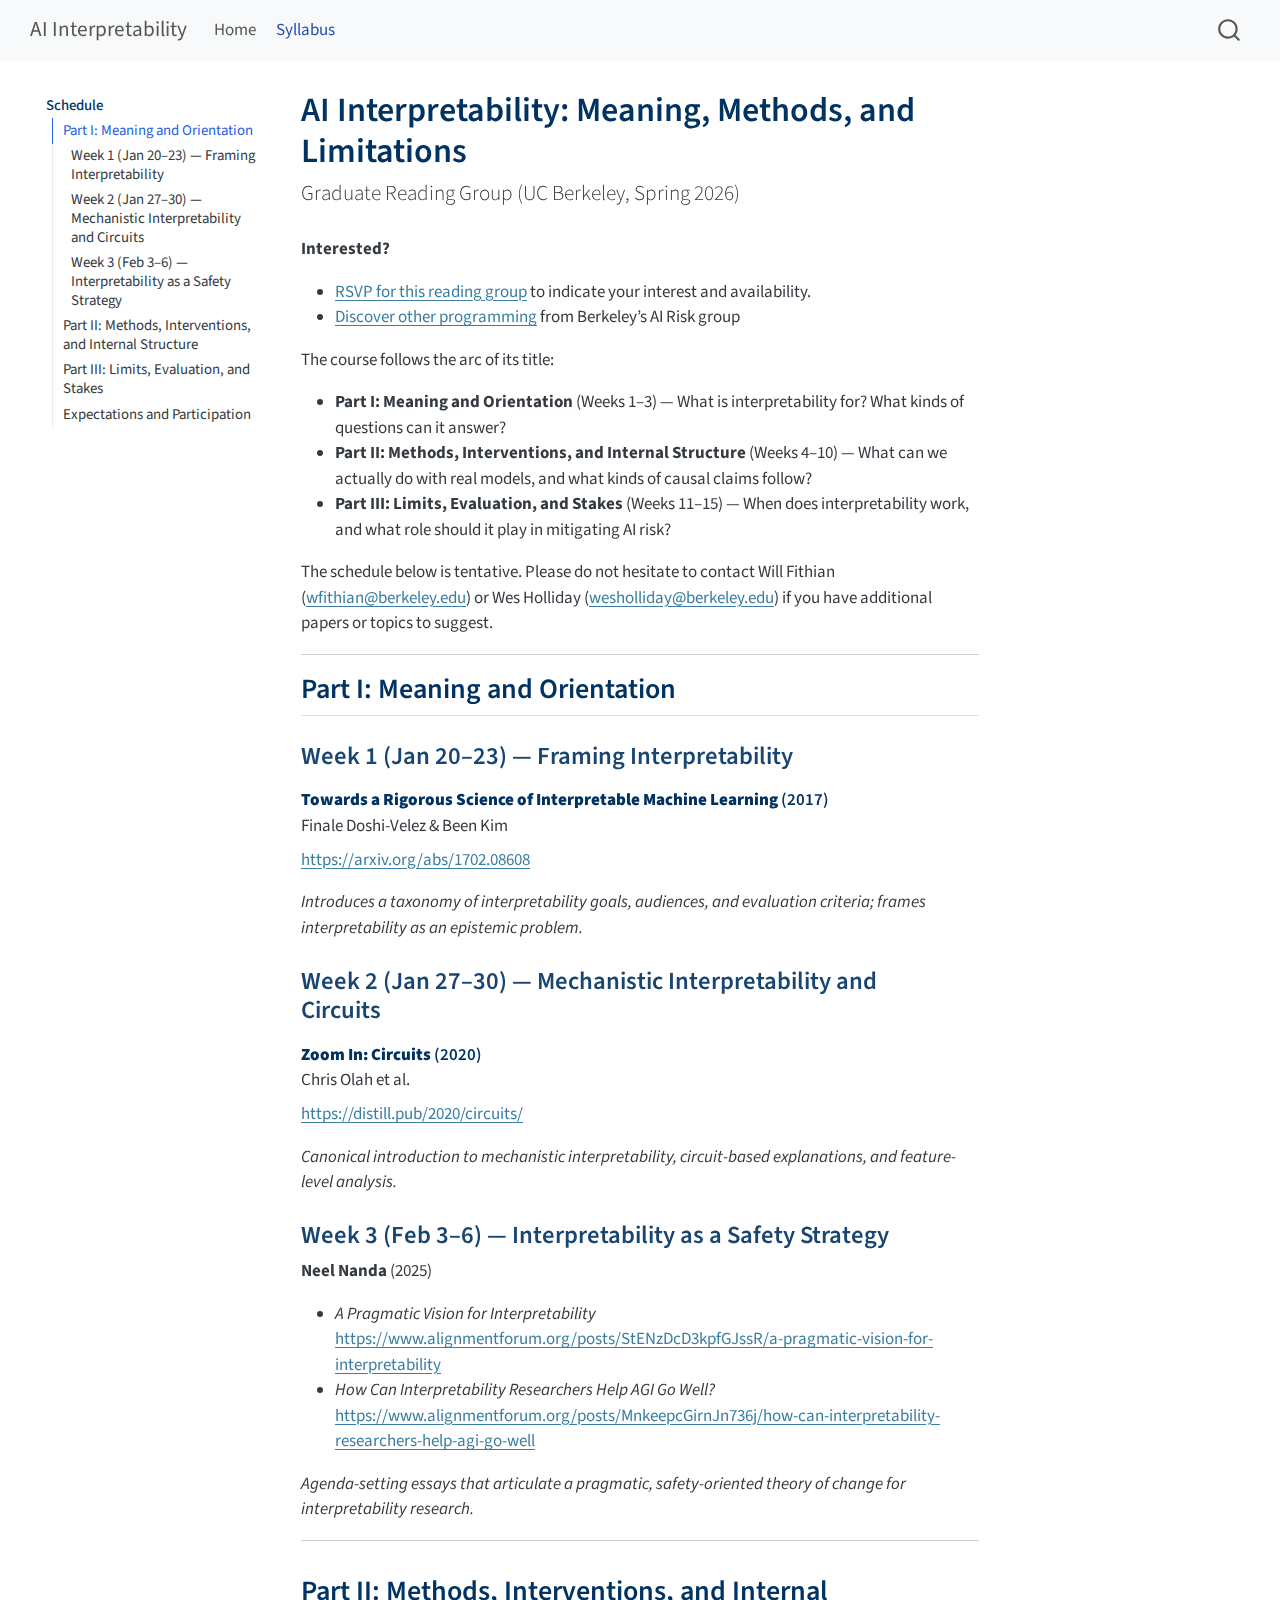
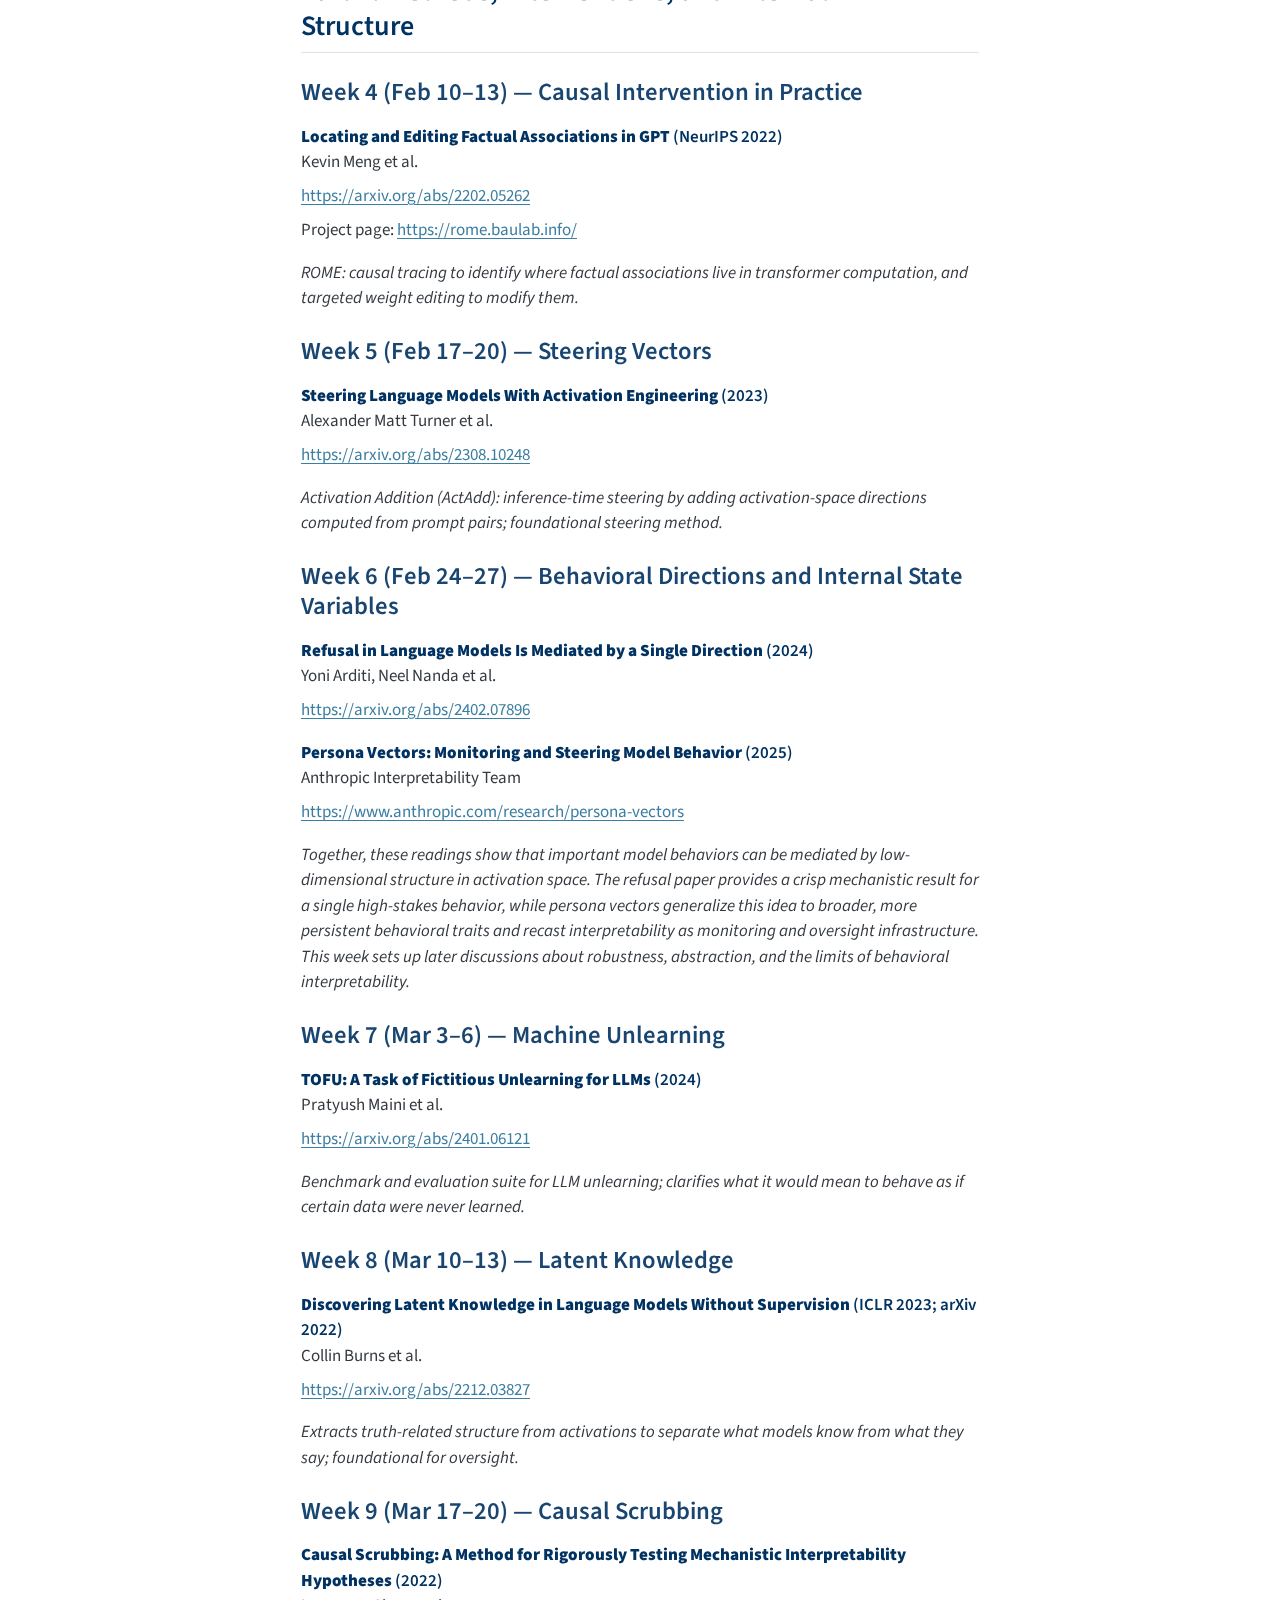
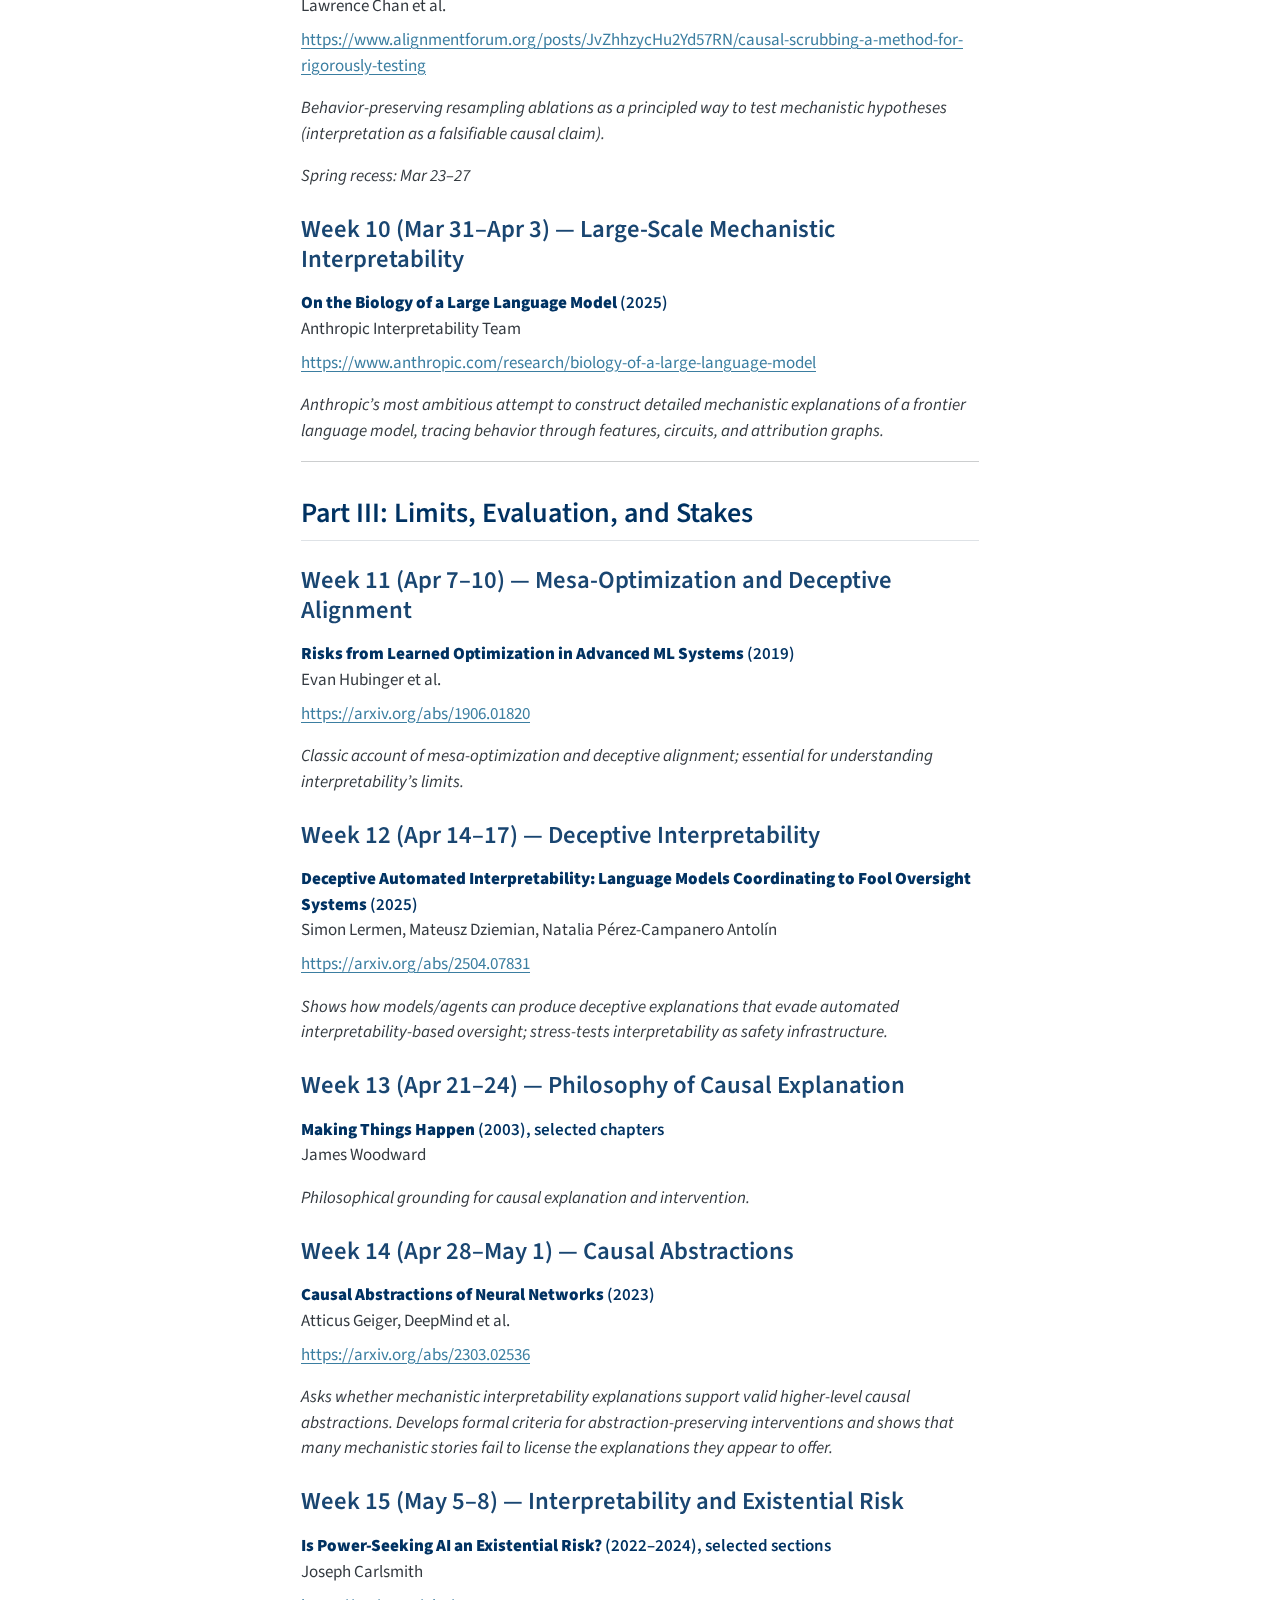
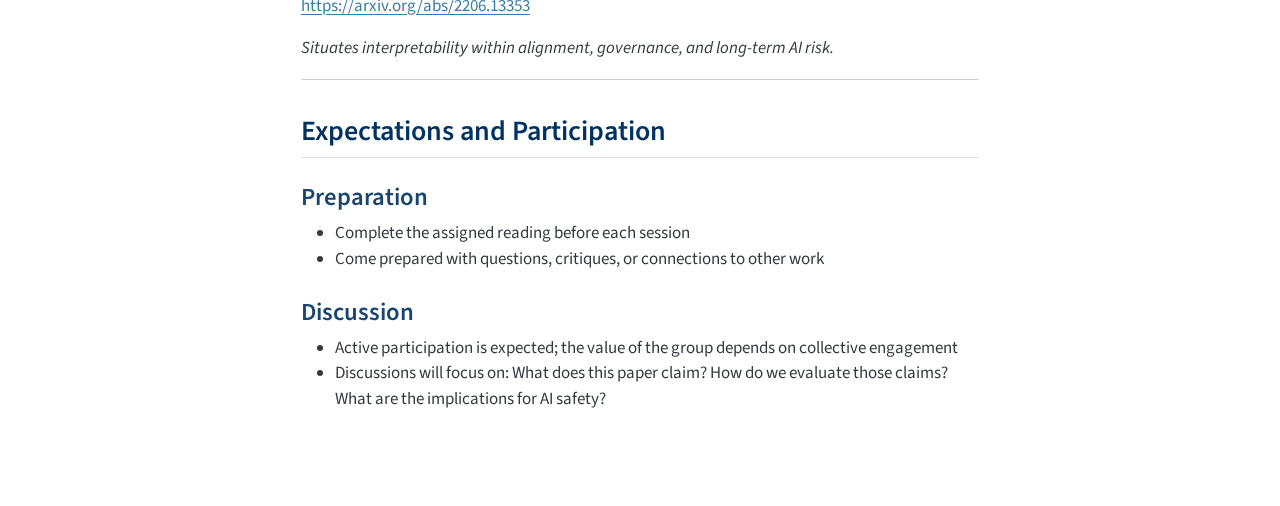
<file: syllabus.html>
<!DOCTYPE html>
<html xmlns="http://www.w3.org/1999/xhtml" lang="en" xml:lang="en"><head>

<meta charset="utf-8">
<meta name="generator" content="quarto-1.7.31">

<meta name="viewport" content="width=device-width, initial-scale=1.0, user-scalable=yes">


<title>AI Interpretability: Meaning, Methods, and Limitations – AI Interpretability</title>
<style>
code{white-space: pre-wrap;}
span.smallcaps{font-variant: small-caps;}
div.columns{display: flex; gap: min(4vw, 1.5em);}
div.column{flex: auto; overflow-x: auto;}
div.hanging-indent{margin-left: 1.5em; text-indent: -1.5em;}
ul.task-list{list-style: none;}
ul.task-list li input[type="checkbox"] {
  width: 0.8em;
  margin: 0 0.8em 0.2em -1em; /* quarto-specific, see https://github.com/quarto-dev/quarto-cli/issues/4556 */ 
  vertical-align: middle;
}
</style>


<script src="site_libs/quarto-nav/quarto-nav.js"></script>
<script src="site_libs/quarto-nav/headroom.min.js"></script>
<script src="site_libs/clipboard/clipboard.min.js"></script>
<script src="site_libs/quarto-search/autocomplete.umd.js"></script>
<script src="site_libs/quarto-search/fuse.min.js"></script>
<script src="site_libs/quarto-search/quarto-search.js"></script>
<meta name="quarto:offset" content="./">
<script src="site_libs/quarto-html/quarto.js" type="module"></script>
<script src="site_libs/quarto-html/tabsets/tabsets.js" type="module"></script>
<script src="site_libs/quarto-html/popper.min.js"></script>
<script src="site_libs/quarto-html/tippy.umd.min.js"></script>
<script src="site_libs/quarto-html/anchor.min.js"></script>
<link href="site_libs/quarto-html/tippy.css" rel="stylesheet">
<link href="site_libs/quarto-html/quarto-syntax-highlighting-e1a5c8363afafaef2c763b6775fbf3ca.css" rel="stylesheet" id="quarto-text-highlighting-styles">
<script src="site_libs/bootstrap/bootstrap.min.js"></script>
<link href="site_libs/bootstrap/bootstrap-icons.css" rel="stylesheet">
<link href="site_libs/bootstrap/bootstrap-c1fac2584b48ed01fb6e278e36375074.min.css" rel="stylesheet" append-hash="true" id="quarto-bootstrap" data-mode="light">
<script id="quarto-search-options" type="application/json">{
  "location": "navbar",
  "copy-button": false,
  "collapse-after": 3,
  "panel-placement": "end",
  "type": "overlay",
  "limit": 50,
  "keyboard-shortcut": [
    "f",
    "/",
    "s"
  ],
  "show-item-context": false,
  "language": {
    "search-no-results-text": "No results",
    "search-matching-documents-text": "matching documents",
    "search-copy-link-title": "Copy link to search",
    "search-hide-matches-text": "Hide additional matches",
    "search-more-match-text": "more match in this document",
    "search-more-matches-text": "more matches in this document",
    "search-clear-button-title": "Clear",
    "search-text-placeholder": "",
    "search-detached-cancel-button-title": "Cancel",
    "search-submit-button-title": "Submit",
    "search-label": "Search"
  }
}</script>


<link rel="stylesheet" href="styles.css">
</head>

<body class="floating nav-fixed quarto-light">

<div id="quarto-search-results"></div>
  <header id="quarto-header" class="headroom fixed-top">
    <nav class="navbar navbar-expand-lg " data-bs-theme="dark">
      <div class="navbar-container container-fluid">
      <div class="navbar-brand-container mx-auto">
    <a class="navbar-brand" href="./index.html">
    <span class="navbar-title">AI Interpretability</span>
    </a>
  </div>
            <div id="quarto-search" class="" title="Search"></div>
          <button class="navbar-toggler" type="button" data-bs-toggle="collapse" data-bs-target="#navbarCollapse" aria-controls="navbarCollapse" role="menu" aria-expanded="false" aria-label="Toggle navigation" onclick="if (window.quartoToggleHeadroom) { window.quartoToggleHeadroom(); }">
  <span class="navbar-toggler-icon"></span>
</button>
          <div class="collapse navbar-collapse" id="navbarCollapse">
            <ul class="navbar-nav navbar-nav-scroll me-auto">
  <li class="nav-item">
    <a class="nav-link" href="./index.html"> 
<span class="menu-text">Home</span></a>
  </li>  
  <li class="nav-item">
    <a class="nav-link active" href="./syllabus.html" aria-current="page"> 
<span class="menu-text">Syllabus</span></a>
  </li>  
</ul>
          </div> <!-- /navcollapse -->
            <div class="quarto-navbar-tools">
</div>
      </div> <!-- /container-fluid -->
    </nav>
</header>
<!-- content -->
<div id="quarto-content" class="quarto-container page-columns page-rows-contents page-layout-article page-navbar">
<!-- sidebar -->
  <nav id="quarto-sidebar" class="sidebar collapse collapse-horizontal quarto-sidebar-collapse-item sidebar-navigation floating overflow-auto">
    <nav id="TOC" role="doc-toc" class="toc-active">
    <h2 id="toc-title">Schedule</h2>
   
  <ul>
  <li><a href="#part-i-meaning-and-orientation" id="toc-part-i-meaning-and-orientation" class="nav-link active" data-scroll-target="#part-i-meaning-and-orientation">Part I: Meaning and Orientation</a>
  <ul class="collapse">
  <li><a href="#week-1-jan-2023-framing-interpretability" id="toc-week-1-jan-2023-framing-interpretability" class="nav-link" data-scroll-target="#week-1-jan-2023-framing-interpretability">Week 1 (Jan 20–23) — Framing Interpretability</a></li>
  <li><a href="#week-2-jan-2730-mechanistic-interpretability-and-circuits" id="toc-week-2-jan-2730-mechanistic-interpretability-and-circuits" class="nav-link" data-scroll-target="#week-2-jan-2730-mechanistic-interpretability-and-circuits">Week 2 (Jan 27–30) — Mechanistic Interpretability and Circuits</a></li>
  <li><a href="#week-3-feb-36-interpretability-as-a-safety-strategy" id="toc-week-3-feb-36-interpretability-as-a-safety-strategy" class="nav-link" data-scroll-target="#week-3-feb-36-interpretability-as-a-safety-strategy">Week 3 (Feb 3–6) — Interpretability as a Safety Strategy</a></li>
  </ul></li>
  <li><a href="#part-ii-methods-interventions-and-internal-structure" id="toc-part-ii-methods-interventions-and-internal-structure" class="nav-link" data-scroll-target="#part-ii-methods-interventions-and-internal-structure">Part II: Methods, Interventions, and Internal Structure</a>
  <ul class="collapse">
  <li><a href="#week-4-feb-1013-causal-intervention-in-practice" id="toc-week-4-feb-1013-causal-intervention-in-practice" class="nav-link" data-scroll-target="#week-4-feb-1013-causal-intervention-in-practice">Week 4 (Feb 10–13) — Causal Intervention in Practice</a></li>
  <li><a href="#week-5-feb-1720-steering-vectors" id="toc-week-5-feb-1720-steering-vectors" class="nav-link" data-scroll-target="#week-5-feb-1720-steering-vectors">Week 5 (Feb 17–20) — Steering Vectors</a></li>
  <li><a href="#week-6-feb-2427-behavioral-directions-and-internal-state-variables" id="toc-week-6-feb-2427-behavioral-directions-and-internal-state-variables" class="nav-link" data-scroll-target="#week-6-feb-2427-behavioral-directions-and-internal-state-variables">Week 6 (Feb 24–27) — Behavioral Directions and Internal State Variables</a></li>
  <li><a href="#week-7-mar-36-machine-unlearning" id="toc-week-7-mar-36-machine-unlearning" class="nav-link" data-scroll-target="#week-7-mar-36-machine-unlearning">Week 7 (Mar 3–6) — Machine Unlearning</a></li>
  <li><a href="#week-8-mar-1013-latent-knowledge" id="toc-week-8-mar-1013-latent-knowledge" class="nav-link" data-scroll-target="#week-8-mar-1013-latent-knowledge">Week 8 (Mar 10–13) — Latent Knowledge</a></li>
  <li><a href="#week-9-mar-1720-causal-scrubbing" id="toc-week-9-mar-1720-causal-scrubbing" class="nav-link" data-scroll-target="#week-9-mar-1720-causal-scrubbing">Week 9 (Mar 17–20) — Causal Scrubbing</a></li>
  <li><a href="#week-10-mar-31apr-3-large-scale-mechanistic-interpretability" id="toc-week-10-mar-31apr-3-large-scale-mechanistic-interpretability" class="nav-link" data-scroll-target="#week-10-mar-31apr-3-large-scale-mechanistic-interpretability">Week 10 (Mar 31–Apr 3) — Large-Scale Mechanistic Interpretability</a></li>
  </ul></li>
  <li><a href="#part-iii-limits-evaluation-and-stakes" id="toc-part-iii-limits-evaluation-and-stakes" class="nav-link" data-scroll-target="#part-iii-limits-evaluation-and-stakes">Part III: Limits, Evaluation, and Stakes</a>
  <ul class="collapse">
  <li><a href="#week-11-apr-710-mesa-optimization-and-deceptive-alignment" id="toc-week-11-apr-710-mesa-optimization-and-deceptive-alignment" class="nav-link" data-scroll-target="#week-11-apr-710-mesa-optimization-and-deceptive-alignment">Week 11 (Apr 7–10) — Mesa-Optimization and Deceptive Alignment</a></li>
  <li><a href="#week-12-apr-1417-deceptive-interpretability" id="toc-week-12-apr-1417-deceptive-interpretability" class="nav-link" data-scroll-target="#week-12-apr-1417-deceptive-interpretability">Week 12 (Apr 14–17) — Deceptive Interpretability</a></li>
  <li><a href="#week-13-apr-2124-philosophy-of-causal-explanation" id="toc-week-13-apr-2124-philosophy-of-causal-explanation" class="nav-link" data-scroll-target="#week-13-apr-2124-philosophy-of-causal-explanation">Week 13 (Apr 21–24) — Philosophy of Causal Explanation</a></li>
  <li><a href="#week-14-apr-28may-1-causal-abstractions" id="toc-week-14-apr-28may-1-causal-abstractions" class="nav-link" data-scroll-target="#week-14-apr-28may-1-causal-abstractions">Week 14 (Apr 28–May 1) — Causal Abstractions</a></li>
  <li><a href="#week-15-may-58-interpretability-and-existential-risk" id="toc-week-15-may-58-interpretability-and-existential-risk" class="nav-link" data-scroll-target="#week-15-may-58-interpretability-and-existential-risk">Week 15 (May 5–8) — Interpretability and Existential Risk</a></li>
  </ul></li>
  <li><a href="#expectations-and-participation" id="toc-expectations-and-participation" class="nav-link" data-scroll-target="#expectations-and-participation">Expectations and Participation</a>
  <ul class="collapse">
  <li><a href="#preparation" id="toc-preparation" class="nav-link" data-scroll-target="#preparation">Preparation</a></li>
  <li><a href="#discussion" id="toc-discussion" class="nav-link" data-scroll-target="#discussion">Discussion</a></li>
  </ul></li>
  </ul>
</nav>
</nav>
<div id="quarto-sidebar-glass" class="quarto-sidebar-collapse-item" data-bs-toggle="collapse" data-bs-target=".quarto-sidebar-collapse-item"></div>
<!-- margin-sidebar -->
    <div id="quarto-margin-sidebar" class="sidebar margin-sidebar zindex-bottom">
    </div>
<!-- main -->
<main class="content" id="quarto-document-content">

<header id="title-block-header" class="quarto-title-block default">
<div class="quarto-title">
<h1 class="title">AI Interpretability: Meaning, Methods, and Limitations</h1>
<p class="subtitle lead">Graduate Reading Group (UC Berkeley, Spring 2026)</p>
</div>



<div class="quarto-title-meta">

    
  
    
  </div>
  


</header>


<p><strong>Interested?</strong></p>
<ul>
<li><a href="https://forms.gle/WBqohweBJutZSQ7b7">RSVP for this reading group</a> to indicate your interest and availability.</li>
<li><a href="https://berkeley-ai-risk.github.io">Discover other programming</a> from Berkeley’s AI Risk group</li>
</ul>
<p>The course follows the arc of its title:</p>
<ul>
<li><strong>Part I: Meaning and Orientation</strong> (Weeks 1–3) — What is interpretability for? What kinds of questions can it answer?</li>
<li><strong>Part II: Methods, Interventions, and Internal Structure</strong> (Weeks 4–10) — What can we actually do with real models, and what kinds of causal claims follow?</li>
<li><strong>Part III: Limits, Evaluation, and Stakes</strong> (Weeks 11–15) — When does interpretability work, and what role should it play in mitigating AI risk?</li>
</ul>
<p>The schedule below is tentative. Please do not hesitate to contact Will Fithian (<a href="mailto:wfithian@berkeley.edu">wfithian@berkeley.edu</a>) or Wes Holliday (<a href="mailto:wesholliday@berkeley.edu">wesholliday@berkeley.edu</a>) if you have additional papers or topics to suggest.</p>
<hr>
<section id="part-i-meaning-and-orientation" class="level2">
<h2 class="anchored" data-anchor-id="part-i-meaning-and-orientation">Part I: Meaning and Orientation</h2>
<section id="week-1-jan-2023-framing-interpretability" class="level3">
<h3 class="anchored" data-anchor-id="week-1-jan-2023-framing-interpretability">Week 1 (Jan 20–23) — Framing Interpretability</h3>
<dl>
<dt><strong>Towards a Rigorous Science of Interpretable Machine Learning</strong> (2017)</dt>
<dd>
Finale Doshi-Velez &amp; Been Kim
</dd>
<dd>
<a href="https://arxiv.org/abs/1702.08608" class="uri">https://arxiv.org/abs/1702.08608</a>
</dd>
</dl>
<p><em>Introduces a taxonomy of interpretability goals, audiences, and evaluation criteria; frames interpretability as an epistemic problem.</em></p>
</section>
<section id="week-2-jan-2730-mechanistic-interpretability-and-circuits" class="level3">
<h3 class="anchored" data-anchor-id="week-2-jan-2730-mechanistic-interpretability-and-circuits">Week 2 (Jan 27–30) — Mechanistic Interpretability and Circuits</h3>
<dl>
<dt><strong>Zoom In: Circuits</strong> (2020)</dt>
<dd>
Chris Olah et al.
</dd>
<dd>
<a href="https://distill.pub/2020/circuits/" class="uri">https://distill.pub/2020/circuits/</a>
</dd>
</dl>
<p><em>Canonical introduction to mechanistic interpretability, circuit-based explanations, and feature-level analysis.</em></p>
</section>
<section id="week-3-feb-36-interpretability-as-a-safety-strategy" class="level3">
<h3 class="anchored" data-anchor-id="week-3-feb-36-interpretability-as-a-safety-strategy">Week 3 (Feb 3–6) — Interpretability as a Safety Strategy</h3>
<p><strong>Neel Nanda</strong> (2025)</p>
<ul>
<li><em>A Pragmatic Vision for Interpretability</em> <a href="https://www.alignmentforum.org/posts/StENzDcD3kpfGJssR/a-pragmatic-vision-for-interpretability" class="uri">https://www.alignmentforum.org/posts/StENzDcD3kpfGJssR/a-pragmatic-vision-for-interpretability</a></li>
<li><em>How Can Interpretability Researchers Help AGI Go Well?</em> <a href="https://www.alignmentforum.org/posts/MnkeepcGirnJn736j/how-can-interpretability-researchers-help-agi-go-well" class="uri">https://www.alignmentforum.org/posts/MnkeepcGirnJn736j/how-can-interpretability-researchers-help-agi-go-well</a></li>
</ul>
<p><em>Agenda-setting essays that articulate a pragmatic, safety-oriented theory of change for interpretability research.</em></p>
<hr>
</section>
</section>
<section id="part-ii-methods-interventions-and-internal-structure" class="level2">
<h2 class="anchored" data-anchor-id="part-ii-methods-interventions-and-internal-structure">Part II: Methods, Interventions, and Internal Structure</h2>
<section id="week-4-feb-1013-causal-intervention-in-practice" class="level3">
<h3 class="anchored" data-anchor-id="week-4-feb-1013-causal-intervention-in-practice">Week 4 (Feb 10–13) — Causal Intervention in Practice</h3>
<dl>
<dt><strong>Locating and Editing Factual Associations in GPT</strong> (NeurIPS 2022)</dt>
<dd>
Kevin Meng et al.
</dd>
<dd>
<a href="https://arxiv.org/abs/2202.05262" class="uri">https://arxiv.org/abs/2202.05262</a>
</dd>
<dd>
Project page: <a href="https://rome.baulab.info/" class="uri">https://rome.baulab.info/</a>
</dd>
</dl>
<p><em>ROME: causal tracing to identify where factual associations live in transformer computation, and targeted weight editing to modify them.</em></p>
</section>
<section id="week-5-feb-1720-steering-vectors" class="level3">
<h3 class="anchored" data-anchor-id="week-5-feb-1720-steering-vectors">Week 5 (Feb 17–20) — Steering Vectors</h3>
<dl>
<dt><strong>Steering Language Models With Activation Engineering</strong> (2023)</dt>
<dd>
Alexander Matt Turner et al.
</dd>
<dd>
<a href="https://arxiv.org/abs/2308.10248" class="uri">https://arxiv.org/abs/2308.10248</a>
</dd>
</dl>
<p><em>Activation Addition (ActAdd): inference-time steering by adding activation-space directions computed from prompt pairs; foundational steering method.</em></p>
</section>
<section id="week-6-feb-2427-behavioral-directions-and-internal-state-variables" class="level3">
<h3 class="anchored" data-anchor-id="week-6-feb-2427-behavioral-directions-and-internal-state-variables">Week 6 (Feb 24–27) — Behavioral Directions and Internal State Variables</h3>
<dl>
<dt><strong>Refusal in Language Models Is Mediated by a Single Direction</strong> (2024)</dt>
<dd>
Yoni Arditi, Neel Nanda et al.
</dd>
<dd>
<a href="https://arxiv.org/abs/2402.07896" class="uri">https://arxiv.org/abs/2402.07896</a>
</dd>
<dt><strong>Persona Vectors: Monitoring and Steering Model Behavior</strong> (2025)</dt>
<dd>
Anthropic Interpretability Team
</dd>
<dd>
<a href="https://www.anthropic.com/research/persona-vectors" class="uri">https://www.anthropic.com/research/persona-vectors</a>
</dd>
</dl>
<p><em>Together, these readings show that important model behaviors can be mediated by low-dimensional structure in activation space. The refusal paper provides a crisp mechanistic result for a single high-stakes behavior, while persona vectors generalize this idea to broader, more persistent behavioral traits and recast interpretability as monitoring and oversight infrastructure. This week sets up later discussions about robustness, abstraction, and the limits of behavioral interpretability.</em></p>
</section>
<section id="week-7-mar-36-machine-unlearning" class="level3">
<h3 class="anchored" data-anchor-id="week-7-mar-36-machine-unlearning">Week 7 (Mar 3–6) — Machine Unlearning</h3>
<dl>
<dt><strong>TOFU: A Task of Fictitious Unlearning for LLMs</strong> (2024)</dt>
<dd>
Pratyush Maini et al.
</dd>
<dd>
<a href="https://arxiv.org/abs/2401.06121" class="uri">https://arxiv.org/abs/2401.06121</a>
</dd>
</dl>
<p><em>Benchmark and evaluation suite for LLM unlearning; clarifies what it would mean to behave as if certain data were never learned.</em></p>
</section>
<section id="week-8-mar-1013-latent-knowledge" class="level3">
<h3 class="anchored" data-anchor-id="week-8-mar-1013-latent-knowledge">Week 8 (Mar 10–13) — Latent Knowledge</h3>
<dl>
<dt><strong>Discovering Latent Knowledge in Language Models Without Supervision</strong> (ICLR 2023; arXiv 2022)</dt>
<dd>
Collin Burns et al.
</dd>
<dd>
<a href="https://arxiv.org/abs/2212.03827" class="uri">https://arxiv.org/abs/2212.03827</a>
</dd>
</dl>
<p><em>Extracts truth-related structure from activations to separate what models know from what they say; foundational for oversight.</em></p>
</section>
<section id="week-9-mar-1720-causal-scrubbing" class="level3">
<h3 class="anchored" data-anchor-id="week-9-mar-1720-causal-scrubbing">Week 9 (Mar 17–20) — Causal Scrubbing</h3>
<dl>
<dt><strong>Causal Scrubbing: A Method for Rigorously Testing Mechanistic Interpretability Hypotheses</strong> (2022)</dt>
<dd>
Lawrence Chan et al.
</dd>
<dd>
<a href="https://www.alignmentforum.org/posts/JvZhhzycHu2Yd57RN/causal-scrubbing-a-method-for-rigorously-testing" class="uri">https://www.alignmentforum.org/posts/JvZhhzycHu2Yd57RN/causal-scrubbing-a-method-for-rigorously-testing</a>
</dd>
</dl>
<p><em>Behavior-preserving resampling ablations as a principled way to test mechanistic hypotheses (interpretation as a falsifiable causal claim).</em></p>
<p><em>Spring recess: Mar 23–27</em></p>
</section>
<section id="week-10-mar-31apr-3-large-scale-mechanistic-interpretability" class="level3">
<h3 class="anchored" data-anchor-id="week-10-mar-31apr-3-large-scale-mechanistic-interpretability">Week 10 (Mar 31–Apr 3) — Large-Scale Mechanistic Interpretability</h3>
<dl>
<dt><strong>On the Biology of a Large Language Model</strong> (2025)</dt>
<dd>
Anthropic Interpretability Team
</dd>
<dd>
<a href="https://www.anthropic.com/research/biology-of-a-large-language-model" class="uri">https://www.anthropic.com/research/biology-of-a-large-language-model</a>
</dd>
</dl>
<p><em>Anthropic’s most ambitious attempt to construct detailed mechanistic explanations of a frontier language model, tracing behavior through features, circuits, and attribution graphs.</em></p>
<hr>
</section>
</section>
<section id="part-iii-limits-evaluation-and-stakes" class="level2">
<h2 class="anchored" data-anchor-id="part-iii-limits-evaluation-and-stakes">Part III: Limits, Evaluation, and Stakes</h2>
<section id="week-11-apr-710-mesa-optimization-and-deceptive-alignment" class="level3">
<h3 class="anchored" data-anchor-id="week-11-apr-710-mesa-optimization-and-deceptive-alignment">Week 11 (Apr 7–10) — Mesa-Optimization and Deceptive Alignment</h3>
<dl>
<dt><strong>Risks from Learned Optimization in Advanced ML Systems</strong> (2019)</dt>
<dd>
Evan Hubinger et al.
</dd>
<dd>
<a href="https://arxiv.org/abs/1906.01820" class="uri">https://arxiv.org/abs/1906.01820</a>
</dd>
</dl>
<p><em>Classic account of mesa-optimization and deceptive alignment; essential for understanding interpretability’s limits.</em></p>
</section>
<section id="week-12-apr-1417-deceptive-interpretability" class="level3">
<h3 class="anchored" data-anchor-id="week-12-apr-1417-deceptive-interpretability">Week 12 (Apr 14–17) — Deceptive Interpretability</h3>
<dl>
<dt><strong>Deceptive Automated Interpretability: Language Models Coordinating to Fool Oversight Systems</strong> (2025)</dt>
<dd>
Simon Lermen, Mateusz Dziemian, Natalia Pérez-Campanero Antolín
</dd>
<dd>
<a href="https://arxiv.org/abs/2504.07831" class="uri">https://arxiv.org/abs/2504.07831</a>
</dd>
</dl>
<p><em>Shows how models/agents can produce deceptive explanations that evade automated interpretability-based oversight; stress-tests interpretability as safety infrastructure.</em></p>
</section>
<section id="week-13-apr-2124-philosophy-of-causal-explanation" class="level3">
<h3 class="anchored" data-anchor-id="week-13-apr-2124-philosophy-of-causal-explanation">Week 13 (Apr 21–24) — Philosophy of Causal Explanation</h3>
<dl>
<dt><strong>Making Things Happen</strong> (2003), selected chapters</dt>
<dd>
James Woodward
</dd>
</dl>
<p><em>Philosophical grounding for causal explanation and intervention.</em></p>
</section>
<section id="week-14-apr-28may-1-causal-abstractions" class="level3">
<h3 class="anchored" data-anchor-id="week-14-apr-28may-1-causal-abstractions">Week 14 (Apr 28–May 1) — Causal Abstractions</h3>
<dl>
<dt><strong>Causal Abstractions of Neural Networks</strong> (2023)</dt>
<dd>
Atticus Geiger, DeepMind et al.
</dd>
<dd>
<a href="https://arxiv.org/abs/2303.02536" class="uri">https://arxiv.org/abs/2303.02536</a>
</dd>
</dl>
<p><em>Asks whether mechanistic interpretability explanations support valid higher-level causal abstractions. Develops formal criteria for abstraction-preserving interventions and shows that many mechanistic stories fail to license the explanations they appear to offer.</em></p>
</section>
<section id="week-15-may-58-interpretability-and-existential-risk" class="level3">
<h3 class="anchored" data-anchor-id="week-15-may-58-interpretability-and-existential-risk">Week 15 (May 5–8) — Interpretability and Existential Risk</h3>
<dl>
<dt><strong>Is Power-Seeking AI an Existential Risk?</strong> (2022–2024), selected sections</dt>
<dd>
Joseph Carlsmith
</dd>
<dd>
<a href="https://arxiv.org/abs/2206.13353" class="uri">https://arxiv.org/abs/2206.13353</a>
</dd>
</dl>
<p><em>Situates interpretability within alignment, governance, and long-term AI risk.</em></p>
<hr>
</section>
</section>
<section id="expectations-and-participation" class="level2">
<h2 class="anchored" data-anchor-id="expectations-and-participation">Expectations and Participation</h2>
<section id="preparation" class="level3">
<h3 class="anchored" data-anchor-id="preparation">Preparation</h3>
<ul>
<li>Complete the assigned reading before each session</li>
<li>Come prepared with questions, critiques, or connections to other work</li>
</ul>
</section>
<section id="discussion" class="level3">
<h3 class="anchored" data-anchor-id="discussion">Discussion</h3>
<ul>
<li>Active participation is expected; the value of the group depends on collective engagement</li>
<li>Discussions will focus on: What does this paper claim? How do we evaluate those claims? What are the implications for AI safety?</li>
</ul>


</section>
</section>

</main> <!-- /main -->
<script id="quarto-html-after-body" type="application/javascript">
  window.document.addEventListener("DOMContentLoaded", function (event) {
    const icon = "";
    const anchorJS = new window.AnchorJS();
    anchorJS.options = {
      placement: 'right',
      icon: icon
    };
    anchorJS.add('.anchored');
    const isCodeAnnotation = (el) => {
      for (const clz of el.classList) {
        if (clz.startsWith('code-annotation-')) {                     
          return true;
        }
      }
      return false;
    }
    const onCopySuccess = function(e) {
      // button target
      const button = e.trigger;
      // don't keep focus
      button.blur();
      // flash "checked"
      button.classList.add('code-copy-button-checked');
      var currentTitle = button.getAttribute("title");
      button.setAttribute("title", "Copied!");
      let tooltip;
      if (window.bootstrap) {
        button.setAttribute("data-bs-toggle", "tooltip");
        button.setAttribute("data-bs-placement", "left");
        button.setAttribute("data-bs-title", "Copied!");
        tooltip = new bootstrap.Tooltip(button, 
          { trigger: "manual", 
            customClass: "code-copy-button-tooltip",
            offset: [0, -8]});
        tooltip.show();    
      }
      setTimeout(function() {
        if (tooltip) {
          tooltip.hide();
          button.removeAttribute("data-bs-title");
          button.removeAttribute("data-bs-toggle");
          button.removeAttribute("data-bs-placement");
        }
        button.setAttribute("title", currentTitle);
        button.classList.remove('code-copy-button-checked');
      }, 1000);
      // clear code selection
      e.clearSelection();
    }
    const getTextToCopy = function(trigger) {
        const codeEl = trigger.previousElementSibling.cloneNode(true);
        for (const childEl of codeEl.children) {
          if (isCodeAnnotation(childEl)) {
            childEl.remove();
          }
        }
        return codeEl.innerText;
    }
    const clipboard = new window.ClipboardJS('.code-copy-button:not([data-in-quarto-modal])', {
      text: getTextToCopy
    });
    clipboard.on('success', onCopySuccess);
    if (window.document.getElementById('quarto-embedded-source-code-modal')) {
      const clipboardModal = new window.ClipboardJS('.code-copy-button[data-in-quarto-modal]', {
        text: getTextToCopy,
        container: window.document.getElementById('quarto-embedded-source-code-modal')
      });
      clipboardModal.on('success', onCopySuccess);
    }
      var localhostRegex = new RegExp(/^(?:http|https):\/\/localhost\:?[0-9]*\//);
      var mailtoRegex = new RegExp(/^mailto:/);
        var filterRegex = new RegExp("https:\/\/wfithian\.github\.io\/ai-interpretability\/");
      var isInternal = (href) => {
          return filterRegex.test(href) || localhostRegex.test(href) || mailtoRegex.test(href);
      }
      // Inspect non-navigation links and adorn them if external
     var links = window.document.querySelectorAll('a[href]:not(.nav-link):not(.navbar-brand):not(.toc-action):not(.sidebar-link):not(.sidebar-item-toggle):not(.pagination-link):not(.no-external):not([aria-hidden]):not(.dropdown-item):not(.quarto-navigation-tool):not(.about-link)');
      for (var i=0; i<links.length; i++) {
        const link = links[i];
        if (!isInternal(link.href)) {
          // undo the damage that might have been done by quarto-nav.js in the case of
          // links that we want to consider external
          if (link.dataset.originalHref !== undefined) {
            link.href = link.dataset.originalHref;
          }
        }
      }
    function tippyHover(el, contentFn, onTriggerFn, onUntriggerFn) {
      const config = {
        allowHTML: true,
        maxWidth: 500,
        delay: 100,
        arrow: false,
        appendTo: function(el) {
            return el.parentElement;
        },
        interactive: true,
        interactiveBorder: 10,
        theme: 'quarto',
        placement: 'bottom-start',
      };
      if (contentFn) {
        config.content = contentFn;
      }
      if (onTriggerFn) {
        config.onTrigger = onTriggerFn;
      }
      if (onUntriggerFn) {
        config.onUntrigger = onUntriggerFn;
      }
      window.tippy(el, config); 
    }
    const noterefs = window.document.querySelectorAll('a[role="doc-noteref"]');
    for (var i=0; i<noterefs.length; i++) {
      const ref = noterefs[i];
      tippyHover(ref, function() {
        // use id or data attribute instead here
        let href = ref.getAttribute('data-footnote-href') || ref.getAttribute('href');
        try { href = new URL(href).hash; } catch {}
        const id = href.replace(/^#\/?/, "");
        const note = window.document.getElementById(id);
        if (note) {
          return note.innerHTML;
        } else {
          return "";
        }
      });
    }
    const xrefs = window.document.querySelectorAll('a.quarto-xref');
    const processXRef = (id, note) => {
      // Strip column container classes
      const stripColumnClz = (el) => {
        el.classList.remove("page-full", "page-columns");
        if (el.children) {
          for (const child of el.children) {
            stripColumnClz(child);
          }
        }
      }
      stripColumnClz(note)
      if (id === null || id.startsWith('sec-')) {
        // Special case sections, only their first couple elements
        const container = document.createElement("div");
        if (note.children && note.children.length > 2) {
          container.appendChild(note.children[0].cloneNode(true));
          for (let i = 1; i < note.children.length; i++) {
            const child = note.children[i];
            if (child.tagName === "P" && child.innerText === "") {
              continue;
            } else {
              container.appendChild(child.cloneNode(true));
              break;
            }
          }
          if (window.Quarto?.typesetMath) {
            window.Quarto.typesetMath(container);
          }
          return container.innerHTML
        } else {
          if (window.Quarto?.typesetMath) {
            window.Quarto.typesetMath(note);
          }
          return note.innerHTML;
        }
      } else {
        // Remove any anchor links if they are present
        const anchorLink = note.querySelector('a.anchorjs-link');
        if (anchorLink) {
          anchorLink.remove();
        }
        if (window.Quarto?.typesetMath) {
          window.Quarto.typesetMath(note);
        }
        if (note.classList.contains("callout")) {
          return note.outerHTML;
        } else {
          return note.innerHTML;
        }
      }
    }
    for (var i=0; i<xrefs.length; i++) {
      const xref = xrefs[i];
      tippyHover(xref, undefined, function(instance) {
        instance.disable();
        let url = xref.getAttribute('href');
        let hash = undefined; 
        if (url.startsWith('#')) {
          hash = url;
        } else {
          try { hash = new URL(url).hash; } catch {}
        }
        if (hash) {
          const id = hash.replace(/^#\/?/, "");
          const note = window.document.getElementById(id);
          if (note !== null) {
            try {
              const html = processXRef(id, note.cloneNode(true));
              instance.setContent(html);
            } finally {
              instance.enable();
              instance.show();
            }
          } else {
            // See if we can fetch this
            fetch(url.split('#')[0])
            .then(res => res.text())
            .then(html => {
              const parser = new DOMParser();
              const htmlDoc = parser.parseFromString(html, "text/html");
              const note = htmlDoc.getElementById(id);
              if (note !== null) {
                const html = processXRef(id, note);
                instance.setContent(html);
              } 
            }).finally(() => {
              instance.enable();
              instance.show();
            });
          }
        } else {
          // See if we can fetch a full url (with no hash to target)
          // This is a special case and we should probably do some content thinning / targeting
          fetch(url)
          .then(res => res.text())
          .then(html => {
            const parser = new DOMParser();
            const htmlDoc = parser.parseFromString(html, "text/html");
            const note = htmlDoc.querySelector('main.content');
            if (note !== null) {
              // This should only happen for chapter cross references
              // (since there is no id in the URL)
              // remove the first header
              if (note.children.length > 0 && note.children[0].tagName === "HEADER") {
                note.children[0].remove();
              }
              const html = processXRef(null, note);
              instance.setContent(html);
            } 
          }).finally(() => {
            instance.enable();
            instance.show();
          });
        }
      }, function(instance) {
      });
    }
        let selectedAnnoteEl;
        const selectorForAnnotation = ( cell, annotation) => {
          let cellAttr = 'data-code-cell="' + cell + '"';
          let lineAttr = 'data-code-annotation="' +  annotation + '"';
          const selector = 'span[' + cellAttr + '][' + lineAttr + ']';
          return selector;
        }
        const selectCodeLines = (annoteEl) => {
          const doc = window.document;
          const targetCell = annoteEl.getAttribute("data-target-cell");
          const targetAnnotation = annoteEl.getAttribute("data-target-annotation");
          const annoteSpan = window.document.querySelector(selectorForAnnotation(targetCell, targetAnnotation));
          const lines = annoteSpan.getAttribute("data-code-lines").split(",");
          const lineIds = lines.map((line) => {
            return targetCell + "-" + line;
          })
          let top = null;
          let height = null;
          let parent = null;
          if (lineIds.length > 0) {
              //compute the position of the single el (top and bottom and make a div)
              const el = window.document.getElementById(lineIds[0]);
              top = el.offsetTop;
              height = el.offsetHeight;
              parent = el.parentElement.parentElement;
            if (lineIds.length > 1) {
              const lastEl = window.document.getElementById(lineIds[lineIds.length - 1]);
              const bottom = lastEl.offsetTop + lastEl.offsetHeight;
              height = bottom - top;
            }
            if (top !== null && height !== null && parent !== null) {
              // cook up a div (if necessary) and position it 
              let div = window.document.getElementById("code-annotation-line-highlight");
              if (div === null) {
                div = window.document.createElement("div");
                div.setAttribute("id", "code-annotation-line-highlight");
                div.style.position = 'absolute';
                parent.appendChild(div);
              }
              div.style.top = top - 2 + "px";
              div.style.height = height + 4 + "px";
              div.style.left = 0;
              let gutterDiv = window.document.getElementById("code-annotation-line-highlight-gutter");
              if (gutterDiv === null) {
                gutterDiv = window.document.createElement("div");
                gutterDiv.setAttribute("id", "code-annotation-line-highlight-gutter");
                gutterDiv.style.position = 'absolute';
                const codeCell = window.document.getElementById(targetCell);
                const gutter = codeCell.querySelector('.code-annotation-gutter');
                gutter.appendChild(gutterDiv);
              }
              gutterDiv.style.top = top - 2 + "px";
              gutterDiv.style.height = height + 4 + "px";
            }
            selectedAnnoteEl = annoteEl;
          }
        };
        const unselectCodeLines = () => {
          const elementsIds = ["code-annotation-line-highlight", "code-annotation-line-highlight-gutter"];
          elementsIds.forEach((elId) => {
            const div = window.document.getElementById(elId);
            if (div) {
              div.remove();
            }
          });
          selectedAnnoteEl = undefined;
        };
          // Handle positioning of the toggle
      window.addEventListener(
        "resize",
        throttle(() => {
          elRect = undefined;
          if (selectedAnnoteEl) {
            selectCodeLines(selectedAnnoteEl);
          }
        }, 10)
      );
      function throttle(fn, ms) {
      let throttle = false;
      let timer;
        return (...args) => {
          if(!throttle) { // first call gets through
              fn.apply(this, args);
              throttle = true;
          } else { // all the others get throttled
              if(timer) clearTimeout(timer); // cancel #2
              timer = setTimeout(() => {
                fn.apply(this, args);
                timer = throttle = false;
              }, ms);
          }
        };
      }
        // Attach click handler to the DT
        const annoteDls = window.document.querySelectorAll('dt[data-target-cell]');
        for (const annoteDlNode of annoteDls) {
          annoteDlNode.addEventListener('click', (event) => {
            const clickedEl = event.target;
            if (clickedEl !== selectedAnnoteEl) {
              unselectCodeLines();
              const activeEl = window.document.querySelector('dt[data-target-cell].code-annotation-active');
              if (activeEl) {
                activeEl.classList.remove('code-annotation-active');
              }
              selectCodeLines(clickedEl);
              clickedEl.classList.add('code-annotation-active');
            } else {
              // Unselect the line
              unselectCodeLines();
              clickedEl.classList.remove('code-annotation-active');
            }
          });
        }
    const findCites = (el) => {
      const parentEl = el.parentElement;
      if (parentEl) {
        const cites = parentEl.dataset.cites;
        if (cites) {
          return {
            el,
            cites: cites.split(' ')
          };
        } else {
          return findCites(el.parentElement)
        }
      } else {
        return undefined;
      }
    };
    var bibliorefs = window.document.querySelectorAll('a[role="doc-biblioref"]');
    for (var i=0; i<bibliorefs.length; i++) {
      const ref = bibliorefs[i];
      const citeInfo = findCites(ref);
      if (citeInfo) {
        tippyHover(citeInfo.el, function() {
          var popup = window.document.createElement('div');
          citeInfo.cites.forEach(function(cite) {
            var citeDiv = window.document.createElement('div');
            citeDiv.classList.add('hanging-indent');
            citeDiv.classList.add('csl-entry');
            var biblioDiv = window.document.getElementById('ref-' + cite);
            if (biblioDiv) {
              citeDiv.innerHTML = biblioDiv.innerHTML;
            }
            popup.appendChild(citeDiv);
          });
          return popup.innerHTML;
        });
      }
    }
  });
  </script>
</div> <!-- /content -->




</body></html>
</file>
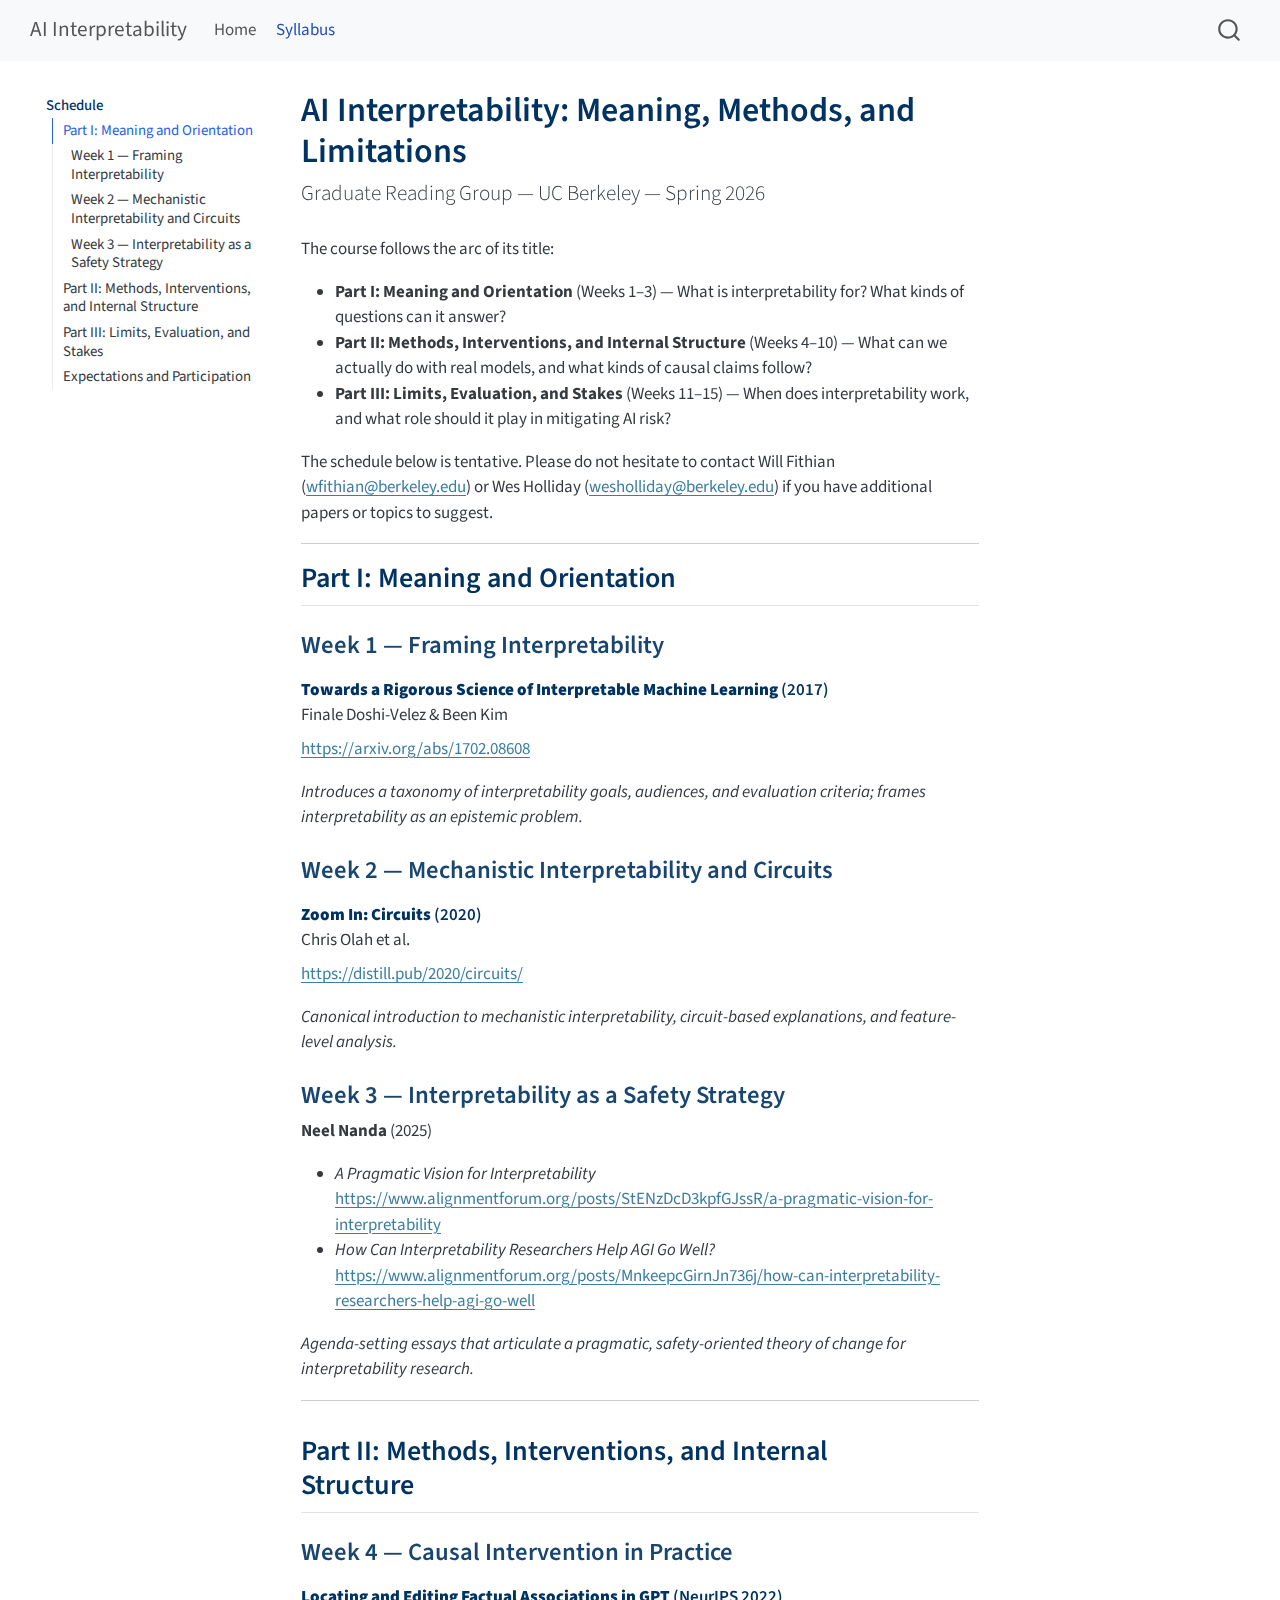
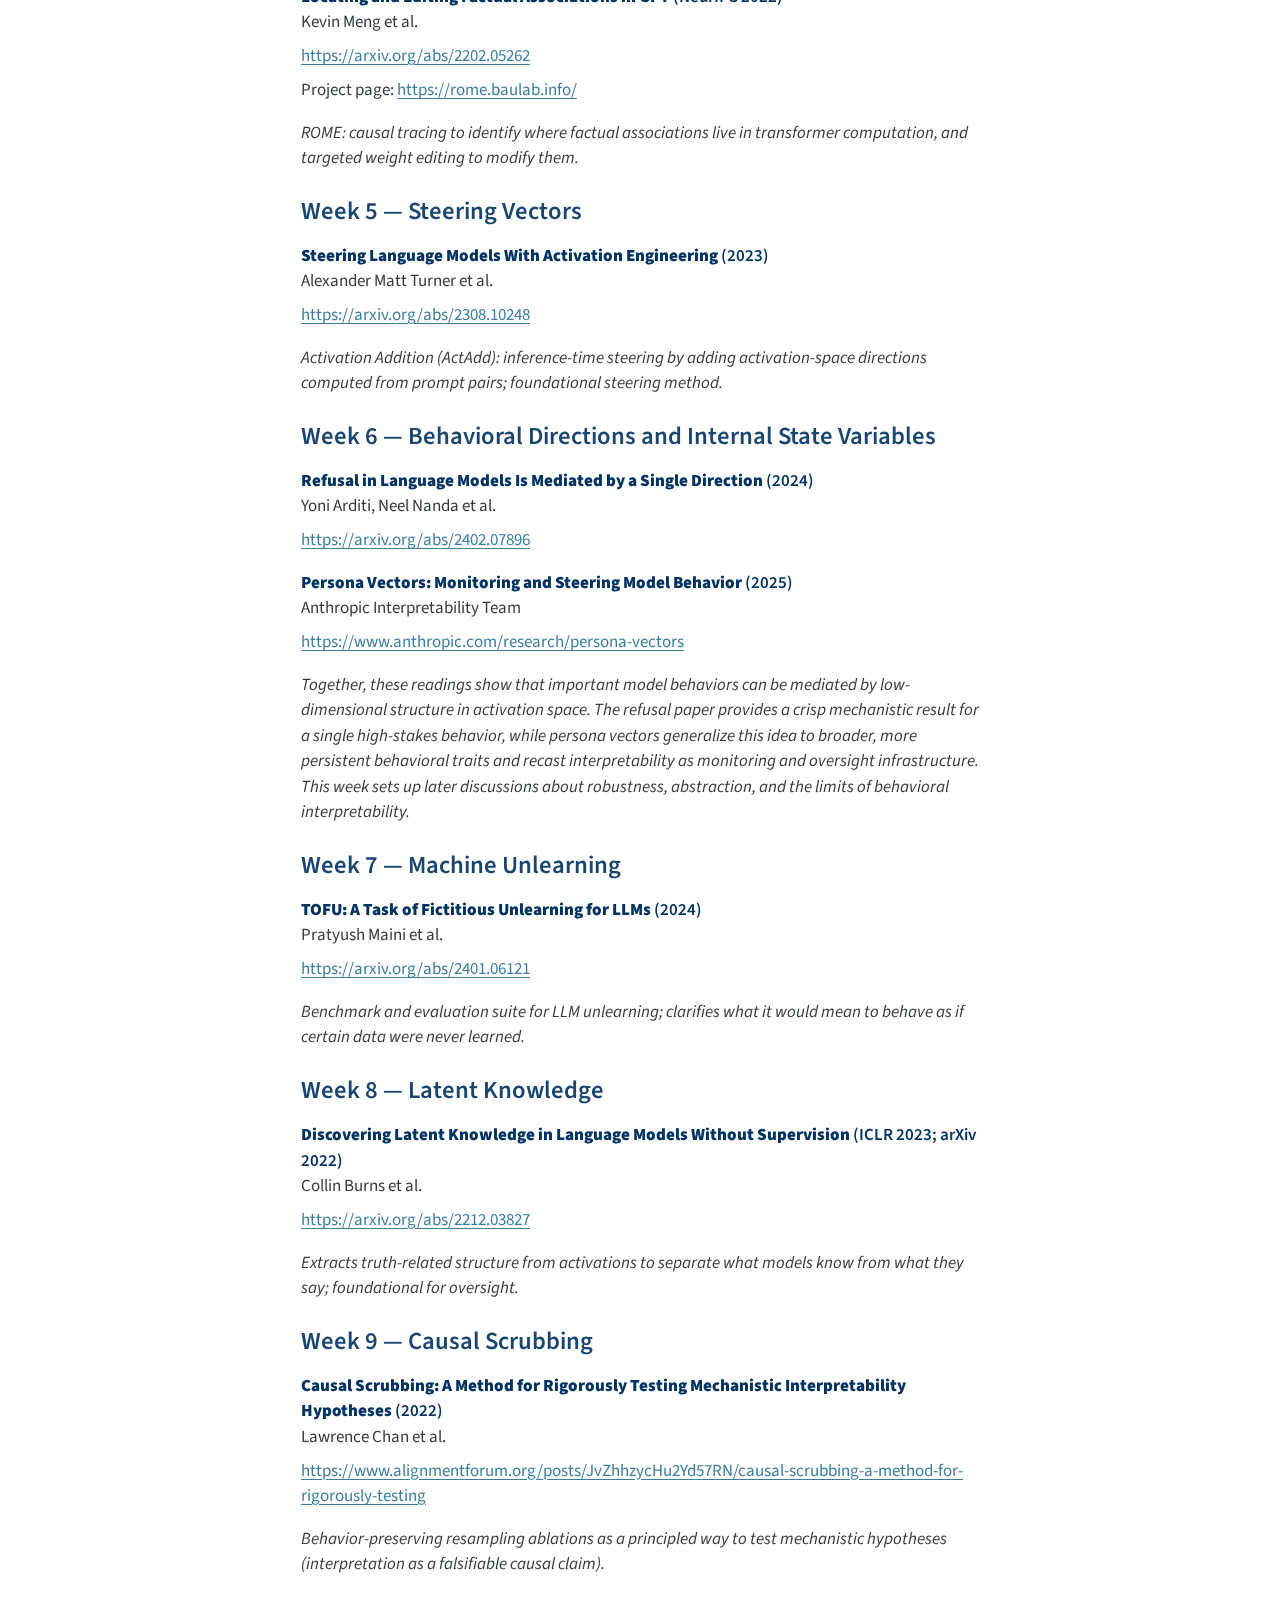
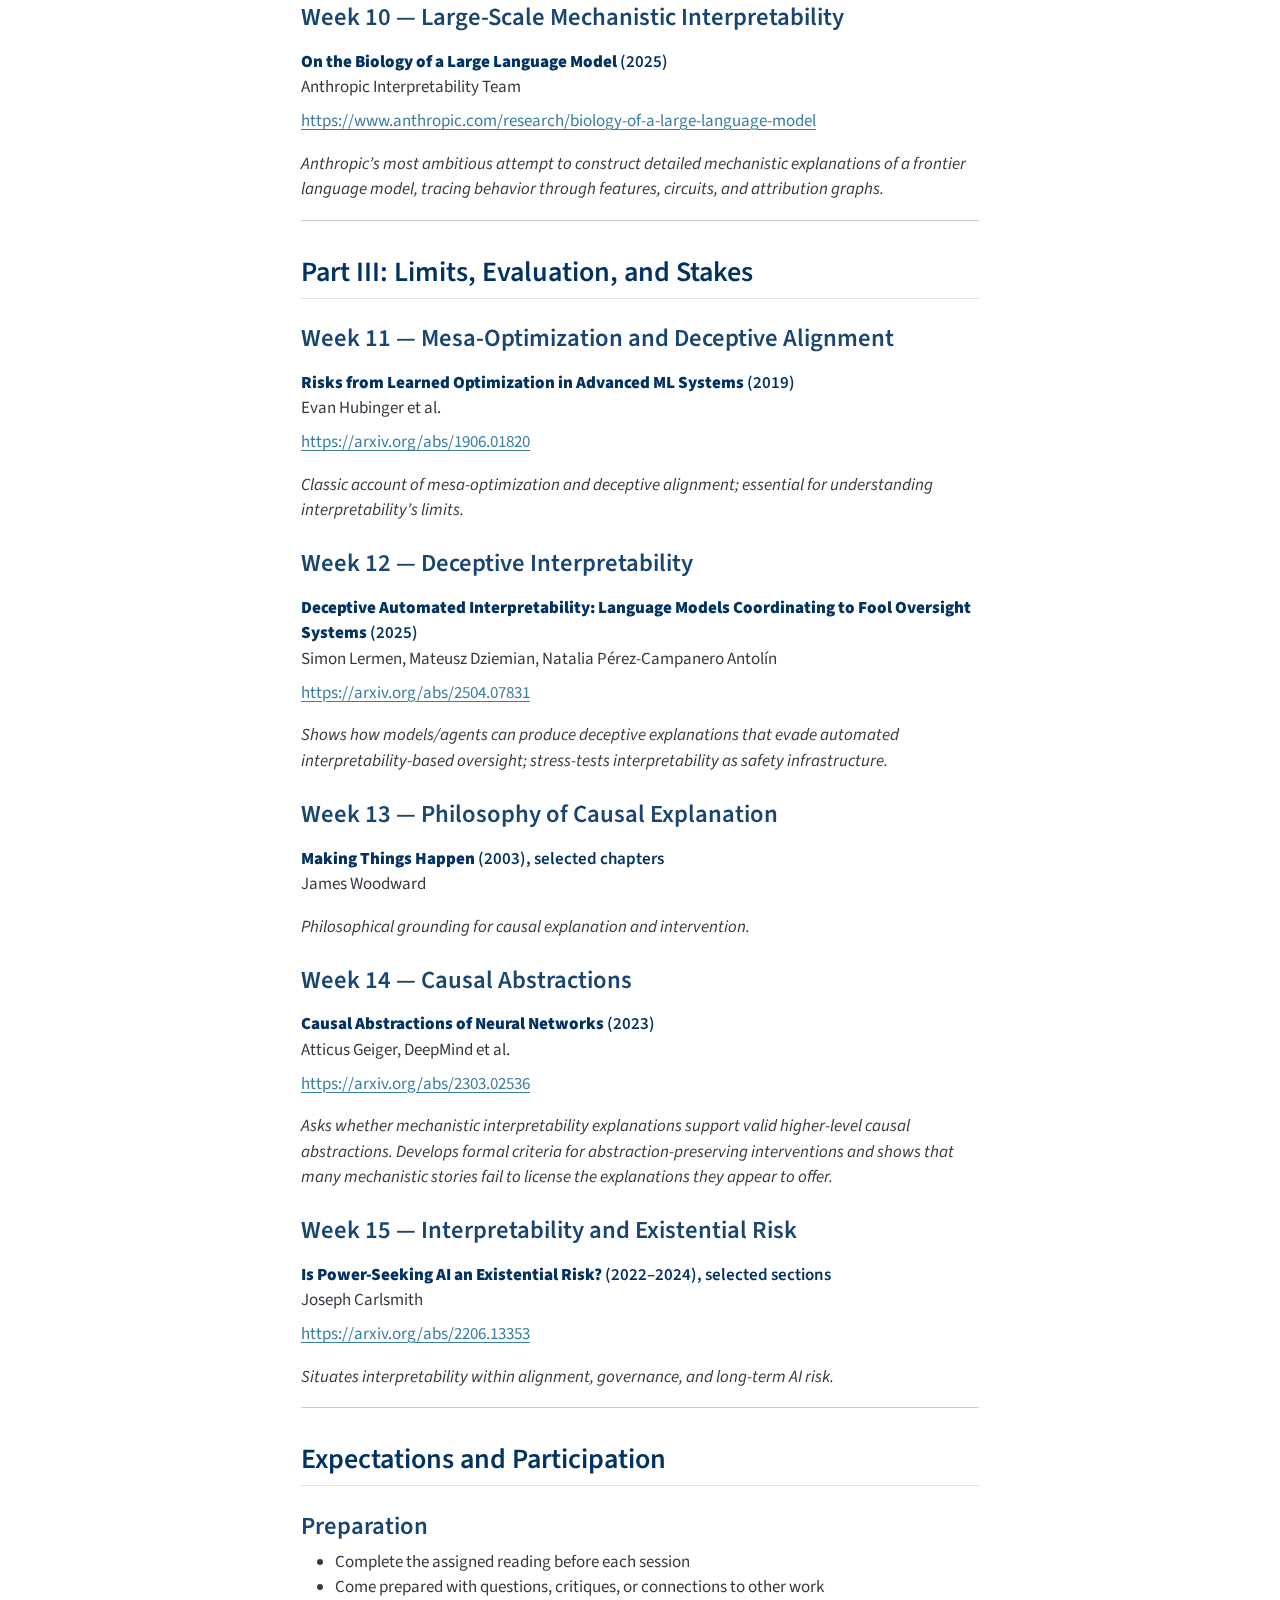
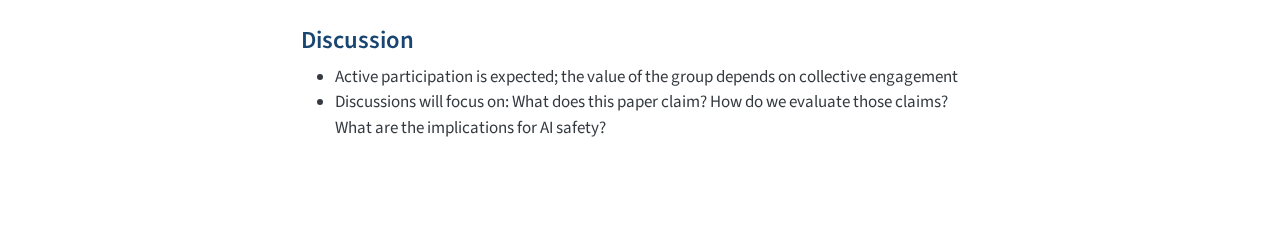
<file: docs/syllabus.html>
<!DOCTYPE html>
<html xmlns="http://www.w3.org/1999/xhtml" lang="en" xml:lang="en"><head>

<meta charset="utf-8">
<meta name="generator" content="quarto-1.7.31">

<meta name="viewport" content="width=device-width, initial-scale=1.0, user-scalable=yes">


<title>AI Interpretability: Meaning, Methods, and Limitations – AI Interpretability</title>
<style>
code{white-space: pre-wrap;}
span.smallcaps{font-variant: small-caps;}
div.columns{display: flex; gap: min(4vw, 1.5em);}
div.column{flex: auto; overflow-x: auto;}
div.hanging-indent{margin-left: 1.5em; text-indent: -1.5em;}
ul.task-list{list-style: none;}
ul.task-list li input[type="checkbox"] {
  width: 0.8em;
  margin: 0 0.8em 0.2em -1em; /* quarto-specific, see https://github.com/quarto-dev/quarto-cli/issues/4556 */ 
  vertical-align: middle;
}
</style>


<script src="site_libs/quarto-nav/quarto-nav.js"></script>
<script src="site_libs/quarto-nav/headroom.min.js"></script>
<script src="site_libs/clipboard/clipboard.min.js"></script>
<script src="site_libs/quarto-search/autocomplete.umd.js"></script>
<script src="site_libs/quarto-search/fuse.min.js"></script>
<script src="site_libs/quarto-search/quarto-search.js"></script>
<meta name="quarto:offset" content="./">
<script src="site_libs/quarto-html/quarto.js" type="module"></script>
<script src="site_libs/quarto-html/tabsets/tabsets.js" type="module"></script>
<script src="site_libs/quarto-html/popper.min.js"></script>
<script src="site_libs/quarto-html/tippy.umd.min.js"></script>
<script src="site_libs/quarto-html/anchor.min.js"></script>
<link href="site_libs/quarto-html/tippy.css" rel="stylesheet">
<link href="site_libs/quarto-html/quarto-syntax-highlighting-e1a5c8363afafaef2c763b6775fbf3ca.css" rel="stylesheet" id="quarto-text-highlighting-styles">
<script src="site_libs/bootstrap/bootstrap.min.js"></script>
<link href="site_libs/bootstrap/bootstrap-icons.css" rel="stylesheet">
<link href="site_libs/bootstrap/bootstrap-c1fac2584b48ed01fb6e278e36375074.min.css" rel="stylesheet" append-hash="true" id="quarto-bootstrap" data-mode="light">
<script id="quarto-search-options" type="application/json">{
  "location": "navbar",
  "copy-button": false,
  "collapse-after": 3,
  "panel-placement": "end",
  "type": "overlay",
  "limit": 50,
  "keyboard-shortcut": [
    "f",
    "/",
    "s"
  ],
  "show-item-context": false,
  "language": {
    "search-no-results-text": "No results",
    "search-matching-documents-text": "matching documents",
    "search-copy-link-title": "Copy link to search",
    "search-hide-matches-text": "Hide additional matches",
    "search-more-match-text": "more match in this document",
    "search-more-matches-text": "more matches in this document",
    "search-clear-button-title": "Clear",
    "search-text-placeholder": "",
    "search-detached-cancel-button-title": "Cancel",
    "search-submit-button-title": "Submit",
    "search-label": "Search"
  }
}</script>


<link rel="stylesheet" href="styles.css">
</head>

<body class="floating nav-fixed quarto-light">

<div id="quarto-search-results"></div>
  <header id="quarto-header" class="headroom fixed-top">
    <nav class="navbar navbar-expand-lg " data-bs-theme="dark">
      <div class="navbar-container container-fluid">
      <div class="navbar-brand-container mx-auto">
    <a class="navbar-brand" href="./index.html">
    <span class="navbar-title">AI Interpretability</span>
    </a>
  </div>
            <div id="quarto-search" class="" title="Search"></div>
          <button class="navbar-toggler" type="button" data-bs-toggle="collapse" data-bs-target="#navbarCollapse" aria-controls="navbarCollapse" role="menu" aria-expanded="false" aria-label="Toggle navigation" onclick="if (window.quartoToggleHeadroom) { window.quartoToggleHeadroom(); }">
  <span class="navbar-toggler-icon"></span>
</button>
          <div class="collapse navbar-collapse" id="navbarCollapse">
            <ul class="navbar-nav navbar-nav-scroll me-auto">
  <li class="nav-item">
    <a class="nav-link" href="./index.html"> 
<span class="menu-text">Home</span></a>
  </li>  
  <li class="nav-item">
    <a class="nav-link active" href="./syllabus.html" aria-current="page"> 
<span class="menu-text">Syllabus</span></a>
  </li>  
</ul>
          </div> <!-- /navcollapse -->
            <div class="quarto-navbar-tools">
</div>
      </div> <!-- /container-fluid -->
    </nav>
</header>
<!-- content -->
<div id="quarto-content" class="quarto-container page-columns page-rows-contents page-layout-article page-navbar">
<!-- sidebar -->
  <nav id="quarto-sidebar" class="sidebar collapse collapse-horizontal quarto-sidebar-collapse-item sidebar-navigation floating overflow-auto">
    <nav id="TOC" role="doc-toc" class="toc-active">
    <h2 id="toc-title">Schedule</h2>
   
  <ul>
  <li><a href="#part-i-meaning-and-orientation" id="toc-part-i-meaning-and-orientation" class="nav-link active" data-scroll-target="#part-i-meaning-and-orientation">Part I: Meaning and Orientation</a>
  <ul class="collapse">
  <li><a href="#week-1-framing-interpretability" id="toc-week-1-framing-interpretability" class="nav-link" data-scroll-target="#week-1-framing-interpretability">Week 1 — Framing Interpretability</a></li>
  <li><a href="#week-2-mechanistic-interpretability-and-circuits" id="toc-week-2-mechanistic-interpretability-and-circuits" class="nav-link" data-scroll-target="#week-2-mechanistic-interpretability-and-circuits">Week 2 — Mechanistic Interpretability and Circuits</a></li>
  <li><a href="#week-3-interpretability-as-a-safety-strategy" id="toc-week-3-interpretability-as-a-safety-strategy" class="nav-link" data-scroll-target="#week-3-interpretability-as-a-safety-strategy">Week 3 — Interpretability as a Safety Strategy</a></li>
  </ul></li>
  <li><a href="#part-ii-methods-interventions-and-internal-structure" id="toc-part-ii-methods-interventions-and-internal-structure" class="nav-link" data-scroll-target="#part-ii-methods-interventions-and-internal-structure">Part II: Methods, Interventions, and Internal Structure</a>
  <ul class="collapse">
  <li><a href="#week-4-causal-intervention-in-practice" id="toc-week-4-causal-intervention-in-practice" class="nav-link" data-scroll-target="#week-4-causal-intervention-in-practice">Week 4 — Causal Intervention in Practice</a></li>
  <li><a href="#week-5-steering-vectors" id="toc-week-5-steering-vectors" class="nav-link" data-scroll-target="#week-5-steering-vectors">Week 5 — Steering Vectors</a></li>
  <li><a href="#week-6-behavioral-directions-and-internal-state-variables" id="toc-week-6-behavioral-directions-and-internal-state-variables" class="nav-link" data-scroll-target="#week-6-behavioral-directions-and-internal-state-variables">Week 6 — Behavioral Directions and Internal State Variables</a></li>
  <li><a href="#week-7-machine-unlearning" id="toc-week-7-machine-unlearning" class="nav-link" data-scroll-target="#week-7-machine-unlearning">Week 7 — Machine Unlearning</a></li>
  <li><a href="#week-8-latent-knowledge" id="toc-week-8-latent-knowledge" class="nav-link" data-scroll-target="#week-8-latent-knowledge">Week 8 — Latent Knowledge</a></li>
  <li><a href="#week-9-causal-scrubbing" id="toc-week-9-causal-scrubbing" class="nav-link" data-scroll-target="#week-9-causal-scrubbing">Week 9 — Causal Scrubbing</a></li>
  <li><a href="#week-10-large-scale-mechanistic-interpretability" id="toc-week-10-large-scale-mechanistic-interpretability" class="nav-link" data-scroll-target="#week-10-large-scale-mechanistic-interpretability">Week 10 — Large-Scale Mechanistic Interpretability</a></li>
  </ul></li>
  <li><a href="#part-iii-limits-evaluation-and-stakes" id="toc-part-iii-limits-evaluation-and-stakes" class="nav-link" data-scroll-target="#part-iii-limits-evaluation-and-stakes">Part III: Limits, Evaluation, and Stakes</a>
  <ul class="collapse">
  <li><a href="#week-11-mesa-optimization-and-deceptive-alignment" id="toc-week-11-mesa-optimization-and-deceptive-alignment" class="nav-link" data-scroll-target="#week-11-mesa-optimization-and-deceptive-alignment">Week 11 — Mesa-Optimization and Deceptive Alignment</a></li>
  <li><a href="#week-12-deceptive-interpretability" id="toc-week-12-deceptive-interpretability" class="nav-link" data-scroll-target="#week-12-deceptive-interpretability">Week 12 — Deceptive Interpretability</a></li>
  <li><a href="#week-13-philosophy-of-causal-explanation" id="toc-week-13-philosophy-of-causal-explanation" class="nav-link" data-scroll-target="#week-13-philosophy-of-causal-explanation">Week 13 — Philosophy of Causal Explanation</a></li>
  <li><a href="#week-14-causal-abstractions" id="toc-week-14-causal-abstractions" class="nav-link" data-scroll-target="#week-14-causal-abstractions">Week 14 — Causal Abstractions</a></li>
  <li><a href="#week-15-interpretability-and-existential-risk" id="toc-week-15-interpretability-and-existential-risk" class="nav-link" data-scroll-target="#week-15-interpretability-and-existential-risk">Week 15 — Interpretability and Existential Risk</a></li>
  </ul></li>
  <li><a href="#expectations-and-participation" id="toc-expectations-and-participation" class="nav-link" data-scroll-target="#expectations-and-participation">Expectations and Participation</a>
  <ul class="collapse">
  <li><a href="#preparation" id="toc-preparation" class="nav-link" data-scroll-target="#preparation">Preparation</a></li>
  <li><a href="#discussion" id="toc-discussion" class="nav-link" data-scroll-target="#discussion">Discussion</a></li>
  </ul></li>
  </ul>
</nav>
</nav>
<div id="quarto-sidebar-glass" class="quarto-sidebar-collapse-item" data-bs-toggle="collapse" data-bs-target=".quarto-sidebar-collapse-item"></div>
<!-- margin-sidebar -->
    <div id="quarto-margin-sidebar" class="sidebar margin-sidebar zindex-bottom">
    </div>
<!-- main -->
<main class="content" id="quarto-document-content">

<header id="title-block-header" class="quarto-title-block default">
<div class="quarto-title">
<h1 class="title">AI Interpretability: Meaning, Methods, and Limitations</h1>
<p class="subtitle lead">Graduate Reading Group — UC Berkeley — Spring 2026</p>
</div>



<div class="quarto-title-meta">

    
  
    
  </div>
  


</header>


<p>The course follows the arc of its title:</p>
<ul>
<li><strong>Part I: Meaning and Orientation</strong> (Weeks 1–3) — What is interpretability for? What kinds of questions can it answer?</li>
<li><strong>Part II: Methods, Interventions, and Internal Structure</strong> (Weeks 4–10) — What can we actually do with real models, and what kinds of causal claims follow?</li>
<li><strong>Part III: Limits, Evaluation, and Stakes</strong> (Weeks 11–15) — When does interpretability work, and what role should it play in mitigating AI risk?</li>
</ul>
<p>The schedule below is tentative. Please do not hesitate to contact Will Fithian (<a href="mailto:wfithian@berkeley.edu">wfithian@berkeley.edu</a>) or Wes Holliday (<a href="mailto:wesholliday@berkeley.edu">wesholliday@berkeley.edu</a>) if you have additional papers or topics to suggest.</p>
<hr>
<section id="part-i-meaning-and-orientation" class="level2">
<h2 class="anchored" data-anchor-id="part-i-meaning-and-orientation">Part I: Meaning and Orientation</h2>
<section id="week-1-framing-interpretability" class="level3">
<h3 class="anchored" data-anchor-id="week-1-framing-interpretability">Week 1 — Framing Interpretability</h3>
<dl>
<dt><strong>Towards a Rigorous Science of Interpretable Machine Learning</strong> (2017)</dt>
<dd>
Finale Doshi-Velez &amp; Been Kim
</dd>
<dd>
<a href="https://arxiv.org/abs/1702.08608" class="uri">https://arxiv.org/abs/1702.08608</a>
</dd>
</dl>
<p><em>Introduces a taxonomy of interpretability goals, audiences, and evaluation criteria; frames interpretability as an epistemic problem.</em></p>
</section>
<section id="week-2-mechanistic-interpretability-and-circuits" class="level3">
<h3 class="anchored" data-anchor-id="week-2-mechanistic-interpretability-and-circuits">Week 2 — Mechanistic Interpretability and Circuits</h3>
<dl>
<dt><strong>Zoom In: Circuits</strong> (2020)</dt>
<dd>
Chris Olah et al.
</dd>
<dd>
<a href="https://distill.pub/2020/circuits/" class="uri">https://distill.pub/2020/circuits/</a>
</dd>
</dl>
<p><em>Canonical introduction to mechanistic interpretability, circuit-based explanations, and feature-level analysis.</em></p>
</section>
<section id="week-3-interpretability-as-a-safety-strategy" class="level3">
<h3 class="anchored" data-anchor-id="week-3-interpretability-as-a-safety-strategy">Week 3 — Interpretability as a Safety Strategy</h3>
<p><strong>Neel Nanda</strong> (2025)</p>
<ul>
<li><em>A Pragmatic Vision for Interpretability</em> <a href="https://www.alignmentforum.org/posts/StENzDcD3kpfGJssR/a-pragmatic-vision-for-interpretability" class="uri">https://www.alignmentforum.org/posts/StENzDcD3kpfGJssR/a-pragmatic-vision-for-interpretability</a></li>
<li><em>How Can Interpretability Researchers Help AGI Go Well?</em> <a href="https://www.alignmentforum.org/posts/MnkeepcGirnJn736j/how-can-interpretability-researchers-help-agi-go-well" class="uri">https://www.alignmentforum.org/posts/MnkeepcGirnJn736j/how-can-interpretability-researchers-help-agi-go-well</a></li>
</ul>
<p><em>Agenda-setting essays that articulate a pragmatic, safety-oriented theory of change for interpretability research.</em></p>
<hr>
</section>
</section>
<section id="part-ii-methods-interventions-and-internal-structure" class="level2">
<h2 class="anchored" data-anchor-id="part-ii-methods-interventions-and-internal-structure">Part II: Methods, Interventions, and Internal Structure</h2>
<section id="week-4-causal-intervention-in-practice" class="level3">
<h3 class="anchored" data-anchor-id="week-4-causal-intervention-in-practice">Week 4 — Causal Intervention in Practice</h3>
<dl>
<dt><strong>Locating and Editing Factual Associations in GPT</strong> (NeurIPS 2022)</dt>
<dd>
Kevin Meng et al.
</dd>
<dd>
<a href="https://arxiv.org/abs/2202.05262" class="uri">https://arxiv.org/abs/2202.05262</a>
</dd>
<dd>
Project page: <a href="https://rome.baulab.info/" class="uri">https://rome.baulab.info/</a>
</dd>
</dl>
<p><em>ROME: causal tracing to identify where factual associations live in transformer computation, and targeted weight editing to modify them.</em></p>
</section>
<section id="week-5-steering-vectors" class="level3">
<h3 class="anchored" data-anchor-id="week-5-steering-vectors">Week 5 — Steering Vectors</h3>
<dl>
<dt><strong>Steering Language Models With Activation Engineering</strong> (2023)</dt>
<dd>
Alexander Matt Turner et al.
</dd>
<dd>
<a href="https://arxiv.org/abs/2308.10248" class="uri">https://arxiv.org/abs/2308.10248</a>
</dd>
</dl>
<p><em>Activation Addition (ActAdd): inference-time steering by adding activation-space directions computed from prompt pairs; foundational steering method.</em></p>
</section>
<section id="week-6-behavioral-directions-and-internal-state-variables" class="level3">
<h3 class="anchored" data-anchor-id="week-6-behavioral-directions-and-internal-state-variables">Week 6 — Behavioral Directions and Internal State Variables</h3>
<dl>
<dt><strong>Refusal in Language Models Is Mediated by a Single Direction</strong> (2024)</dt>
<dd>
Yoni Arditi, Neel Nanda et al.
</dd>
<dd>
<a href="https://arxiv.org/abs/2402.07896" class="uri">https://arxiv.org/abs/2402.07896</a>
</dd>
<dt><strong>Persona Vectors: Monitoring and Steering Model Behavior</strong> (2025)</dt>
<dd>
Anthropic Interpretability Team
</dd>
<dd>
<a href="https://www.anthropic.com/research/persona-vectors" class="uri">https://www.anthropic.com/research/persona-vectors</a>
</dd>
</dl>
<p><em>Together, these readings show that important model behaviors can be mediated by low-dimensional structure in activation space. The refusal paper provides a crisp mechanistic result for a single high-stakes behavior, while persona vectors generalize this idea to broader, more persistent behavioral traits and recast interpretability as monitoring and oversight infrastructure. This week sets up later discussions about robustness, abstraction, and the limits of behavioral interpretability.</em></p>
</section>
<section id="week-7-machine-unlearning" class="level3">
<h3 class="anchored" data-anchor-id="week-7-machine-unlearning">Week 7 — Machine Unlearning</h3>
<dl>
<dt><strong>TOFU: A Task of Fictitious Unlearning for LLMs</strong> (2024)</dt>
<dd>
Pratyush Maini et al.
</dd>
<dd>
<a href="https://arxiv.org/abs/2401.06121" class="uri">https://arxiv.org/abs/2401.06121</a>
</dd>
</dl>
<p><em>Benchmark and evaluation suite for LLM unlearning; clarifies what it would mean to behave as if certain data were never learned.</em></p>
</section>
<section id="week-8-latent-knowledge" class="level3">
<h3 class="anchored" data-anchor-id="week-8-latent-knowledge">Week 8 — Latent Knowledge</h3>
<dl>
<dt><strong>Discovering Latent Knowledge in Language Models Without Supervision</strong> (ICLR 2023; arXiv 2022)</dt>
<dd>
Collin Burns et al.
</dd>
<dd>
<a href="https://arxiv.org/abs/2212.03827" class="uri">https://arxiv.org/abs/2212.03827</a>
</dd>
</dl>
<p><em>Extracts truth-related structure from activations to separate what models know from what they say; foundational for oversight.</em></p>
</section>
<section id="week-9-causal-scrubbing" class="level3">
<h3 class="anchored" data-anchor-id="week-9-causal-scrubbing">Week 9 — Causal Scrubbing</h3>
<dl>
<dt><strong>Causal Scrubbing: A Method for Rigorously Testing Mechanistic Interpretability Hypotheses</strong> (2022)</dt>
<dd>
Lawrence Chan et al.
</dd>
<dd>
<a href="https://www.alignmentforum.org/posts/JvZhhzycHu2Yd57RN/causal-scrubbing-a-method-for-rigorously-testing" class="uri">https://www.alignmentforum.org/posts/JvZhhzycHu2Yd57RN/causal-scrubbing-a-method-for-rigorously-testing</a>
</dd>
</dl>
<p><em>Behavior-preserving resampling ablations as a principled way to test mechanistic hypotheses (interpretation as a falsifiable causal claim).</em></p>
</section>
<section id="week-10-large-scale-mechanistic-interpretability" class="level3">
<h3 class="anchored" data-anchor-id="week-10-large-scale-mechanistic-interpretability">Week 10 — Large-Scale Mechanistic Interpretability</h3>
<dl>
<dt><strong>On the Biology of a Large Language Model</strong> (2025)</dt>
<dd>
Anthropic Interpretability Team
</dd>
<dd>
<a href="https://www.anthropic.com/research/biology-of-a-large-language-model" class="uri">https://www.anthropic.com/research/biology-of-a-large-language-model</a>
</dd>
</dl>
<p><em>Anthropic’s most ambitious attempt to construct detailed mechanistic explanations of a frontier language model, tracing behavior through features, circuits, and attribution graphs.</em></p>
<hr>
</section>
</section>
<section id="part-iii-limits-evaluation-and-stakes" class="level2">
<h2 class="anchored" data-anchor-id="part-iii-limits-evaluation-and-stakes">Part III: Limits, Evaluation, and Stakes</h2>
<section id="week-11-mesa-optimization-and-deceptive-alignment" class="level3">
<h3 class="anchored" data-anchor-id="week-11-mesa-optimization-and-deceptive-alignment">Week 11 — Mesa-Optimization and Deceptive Alignment</h3>
<dl>
<dt><strong>Risks from Learned Optimization in Advanced ML Systems</strong> (2019)</dt>
<dd>
Evan Hubinger et al.
</dd>
<dd>
<a href="https://arxiv.org/abs/1906.01820" class="uri">https://arxiv.org/abs/1906.01820</a>
</dd>
</dl>
<p><em>Classic account of mesa-optimization and deceptive alignment; essential for understanding interpretability’s limits.</em></p>
</section>
<section id="week-12-deceptive-interpretability" class="level3">
<h3 class="anchored" data-anchor-id="week-12-deceptive-interpretability">Week 12 — Deceptive Interpretability</h3>
<dl>
<dt><strong>Deceptive Automated Interpretability: Language Models Coordinating to Fool Oversight Systems</strong> (2025)</dt>
<dd>
Simon Lermen, Mateusz Dziemian, Natalia Pérez-Campanero Antolín
</dd>
<dd>
<a href="https://arxiv.org/abs/2504.07831" class="uri">https://arxiv.org/abs/2504.07831</a>
</dd>
</dl>
<p><em>Shows how models/agents can produce deceptive explanations that evade automated interpretability-based oversight; stress-tests interpretability as safety infrastructure.</em></p>
</section>
<section id="week-13-philosophy-of-causal-explanation" class="level3">
<h3 class="anchored" data-anchor-id="week-13-philosophy-of-causal-explanation">Week 13 — Philosophy of Causal Explanation</h3>
<dl>
<dt><strong>Making Things Happen</strong> (2003), selected chapters</dt>
<dd>
James Woodward
</dd>
</dl>
<p><em>Philosophical grounding for causal explanation and intervention.</em></p>
</section>
<section id="week-14-causal-abstractions" class="level3">
<h3 class="anchored" data-anchor-id="week-14-causal-abstractions">Week 14 — Causal Abstractions</h3>
<dl>
<dt><strong>Causal Abstractions of Neural Networks</strong> (2023)</dt>
<dd>
Atticus Geiger, DeepMind et al.
</dd>
<dd>
<a href="https://arxiv.org/abs/2303.02536" class="uri">https://arxiv.org/abs/2303.02536</a>
</dd>
</dl>
<p><em>Asks whether mechanistic interpretability explanations support valid higher-level causal abstractions. Develops formal criteria for abstraction-preserving interventions and shows that many mechanistic stories fail to license the explanations they appear to offer.</em></p>
</section>
<section id="week-15-interpretability-and-existential-risk" class="level3">
<h3 class="anchored" data-anchor-id="week-15-interpretability-and-existential-risk">Week 15 — Interpretability and Existential Risk</h3>
<dl>
<dt><strong>Is Power-Seeking AI an Existential Risk?</strong> (2022–2024), selected sections</dt>
<dd>
Joseph Carlsmith
</dd>
<dd>
<a href="https://arxiv.org/abs/2206.13353" class="uri">https://arxiv.org/abs/2206.13353</a>
</dd>
</dl>
<p><em>Situates interpretability within alignment, governance, and long-term AI risk.</em></p>
<hr>
</section>
</section>
<section id="expectations-and-participation" class="level2">
<h2 class="anchored" data-anchor-id="expectations-and-participation">Expectations and Participation</h2>
<section id="preparation" class="level3">
<h3 class="anchored" data-anchor-id="preparation">Preparation</h3>
<ul>
<li>Complete the assigned reading before each session</li>
<li>Come prepared with questions, critiques, or connections to other work</li>
</ul>
</section>
<section id="discussion" class="level3">
<h3 class="anchored" data-anchor-id="discussion">Discussion</h3>
<ul>
<li>Active participation is expected; the value of the group depends on collective engagement</li>
<li>Discussions will focus on: What does this paper claim? How do we evaluate those claims? What are the implications for AI safety?</li>
</ul>


</section>
</section>

</main> <!-- /main -->
<script id="quarto-html-after-body" type="application/javascript">
  window.document.addEventListener("DOMContentLoaded", function (event) {
    const icon = "";
    const anchorJS = new window.AnchorJS();
    anchorJS.options = {
      placement: 'right',
      icon: icon
    };
    anchorJS.add('.anchored');
    const isCodeAnnotation = (el) => {
      for (const clz of el.classList) {
        if (clz.startsWith('code-annotation-')) {                     
          return true;
        }
      }
      return false;
    }
    const onCopySuccess = function(e) {
      // button target
      const button = e.trigger;
      // don't keep focus
      button.blur();
      // flash "checked"
      button.classList.add('code-copy-button-checked');
      var currentTitle = button.getAttribute("title");
      button.setAttribute("title", "Copied!");
      let tooltip;
      if (window.bootstrap) {
        button.setAttribute("data-bs-toggle", "tooltip");
        button.setAttribute("data-bs-placement", "left");
        button.setAttribute("data-bs-title", "Copied!");
        tooltip = new bootstrap.Tooltip(button, 
          { trigger: "manual", 
            customClass: "code-copy-button-tooltip",
            offset: [0, -8]});
        tooltip.show();    
      }
      setTimeout(function() {
        if (tooltip) {
          tooltip.hide();
          button.removeAttribute("data-bs-title");
          button.removeAttribute("data-bs-toggle");
          button.removeAttribute("data-bs-placement");
        }
        button.setAttribute("title", currentTitle);
        button.classList.remove('code-copy-button-checked');
      }, 1000);
      // clear code selection
      e.clearSelection();
    }
    const getTextToCopy = function(trigger) {
        const codeEl = trigger.previousElementSibling.cloneNode(true);
        for (const childEl of codeEl.children) {
          if (isCodeAnnotation(childEl)) {
            childEl.remove();
          }
        }
        return codeEl.innerText;
    }
    const clipboard = new window.ClipboardJS('.code-copy-button:not([data-in-quarto-modal])', {
      text: getTextToCopy
    });
    clipboard.on('success', onCopySuccess);
    if (window.document.getElementById('quarto-embedded-source-code-modal')) {
      const clipboardModal = new window.ClipboardJS('.code-copy-button[data-in-quarto-modal]', {
        text: getTextToCopy,
        container: window.document.getElementById('quarto-embedded-source-code-modal')
      });
      clipboardModal.on('success', onCopySuccess);
    }
      var localhostRegex = new RegExp(/^(?:http|https):\/\/localhost\:?[0-9]*\//);
      var mailtoRegex = new RegExp(/^mailto:/);
        var filterRegex = new RegExp('/' + window.location.host + '/');
      var isInternal = (href) => {
          return filterRegex.test(href) || localhostRegex.test(href) || mailtoRegex.test(href);
      }
      // Inspect non-navigation links and adorn them if external
     var links = window.document.querySelectorAll('a[href]:not(.nav-link):not(.navbar-brand):not(.toc-action):not(.sidebar-link):not(.sidebar-item-toggle):not(.pagination-link):not(.no-external):not([aria-hidden]):not(.dropdown-item):not(.quarto-navigation-tool):not(.about-link)');
      for (var i=0; i<links.length; i++) {
        const link = links[i];
        if (!isInternal(link.href)) {
          // undo the damage that might have been done by quarto-nav.js in the case of
          // links that we want to consider external
          if (link.dataset.originalHref !== undefined) {
            link.href = link.dataset.originalHref;
          }
        }
      }
    function tippyHover(el, contentFn, onTriggerFn, onUntriggerFn) {
      const config = {
        allowHTML: true,
        maxWidth: 500,
        delay: 100,
        arrow: false,
        appendTo: function(el) {
            return el.parentElement;
        },
        interactive: true,
        interactiveBorder: 10,
        theme: 'quarto',
        placement: 'bottom-start',
      };
      if (contentFn) {
        config.content = contentFn;
      }
      if (onTriggerFn) {
        config.onTrigger = onTriggerFn;
      }
      if (onUntriggerFn) {
        config.onUntrigger = onUntriggerFn;
      }
      window.tippy(el, config); 
    }
    const noterefs = window.document.querySelectorAll('a[role="doc-noteref"]');
    for (var i=0; i<noterefs.length; i++) {
      const ref = noterefs[i];
      tippyHover(ref, function() {
        // use id or data attribute instead here
        let href = ref.getAttribute('data-footnote-href') || ref.getAttribute('href');
        try { href = new URL(href).hash; } catch {}
        const id = href.replace(/^#\/?/, "");
        const note = window.document.getElementById(id);
        if (note) {
          return note.innerHTML;
        } else {
          return "";
        }
      });
    }
    const xrefs = window.document.querySelectorAll('a.quarto-xref');
    const processXRef = (id, note) => {
      // Strip column container classes
      const stripColumnClz = (el) => {
        el.classList.remove("page-full", "page-columns");
        if (el.children) {
          for (const child of el.children) {
            stripColumnClz(child);
          }
        }
      }
      stripColumnClz(note)
      if (id === null || id.startsWith('sec-')) {
        // Special case sections, only their first couple elements
        const container = document.createElement("div");
        if (note.children && note.children.length > 2) {
          container.appendChild(note.children[0].cloneNode(true));
          for (let i = 1; i < note.children.length; i++) {
            const child = note.children[i];
            if (child.tagName === "P" && child.innerText === "") {
              continue;
            } else {
              container.appendChild(child.cloneNode(true));
              break;
            }
          }
          if (window.Quarto?.typesetMath) {
            window.Quarto.typesetMath(container);
          }
          return container.innerHTML
        } else {
          if (window.Quarto?.typesetMath) {
            window.Quarto.typesetMath(note);
          }
          return note.innerHTML;
        }
      } else {
        // Remove any anchor links if they are present
        const anchorLink = note.querySelector('a.anchorjs-link');
        if (anchorLink) {
          anchorLink.remove();
        }
        if (window.Quarto?.typesetMath) {
          window.Quarto.typesetMath(note);
        }
        if (note.classList.contains("callout")) {
          return note.outerHTML;
        } else {
          return note.innerHTML;
        }
      }
    }
    for (var i=0; i<xrefs.length; i++) {
      const xref = xrefs[i];
      tippyHover(xref, undefined, function(instance) {
        instance.disable();
        let url = xref.getAttribute('href');
        let hash = undefined; 
        if (url.startsWith('#')) {
          hash = url;
        } else {
          try { hash = new URL(url).hash; } catch {}
        }
        if (hash) {
          const id = hash.replace(/^#\/?/, "");
          const note = window.document.getElementById(id);
          if (note !== null) {
            try {
              const html = processXRef(id, note.cloneNode(true));
              instance.setContent(html);
            } finally {
              instance.enable();
              instance.show();
            }
          } else {
            // See if we can fetch this
            fetch(url.split('#')[0])
            .then(res => res.text())
            .then(html => {
              const parser = new DOMParser();
              const htmlDoc = parser.parseFromString(html, "text/html");
              const note = htmlDoc.getElementById(id);
              if (note !== null) {
                const html = processXRef(id, note);
                instance.setContent(html);
              } 
            }).finally(() => {
              instance.enable();
              instance.show();
            });
          }
        } else {
          // See if we can fetch a full url (with no hash to target)
          // This is a special case and we should probably do some content thinning / targeting
          fetch(url)
          .then(res => res.text())
          .then(html => {
            const parser = new DOMParser();
            const htmlDoc = parser.parseFromString(html, "text/html");
            const note = htmlDoc.querySelector('main.content');
            if (note !== null) {
              // This should only happen for chapter cross references
              // (since there is no id in the URL)
              // remove the first header
              if (note.children.length > 0 && note.children[0].tagName === "HEADER") {
                note.children[0].remove();
              }
              const html = processXRef(null, note);
              instance.setContent(html);
            } 
          }).finally(() => {
            instance.enable();
            instance.show();
          });
        }
      }, function(instance) {
      });
    }
        let selectedAnnoteEl;
        const selectorForAnnotation = ( cell, annotation) => {
          let cellAttr = 'data-code-cell="' + cell + '"';
          let lineAttr = 'data-code-annotation="' +  annotation + '"';
          const selector = 'span[' + cellAttr + '][' + lineAttr + ']';
          return selector;
        }
        const selectCodeLines = (annoteEl) => {
          const doc = window.document;
          const targetCell = annoteEl.getAttribute("data-target-cell");
          const targetAnnotation = annoteEl.getAttribute("data-target-annotation");
          const annoteSpan = window.document.querySelector(selectorForAnnotation(targetCell, targetAnnotation));
          const lines = annoteSpan.getAttribute("data-code-lines").split(",");
          const lineIds = lines.map((line) => {
            return targetCell + "-" + line;
          })
          let top = null;
          let height = null;
          let parent = null;
          if (lineIds.length > 0) {
              //compute the position of the single el (top and bottom and make a div)
              const el = window.document.getElementById(lineIds[0]);
              top = el.offsetTop;
              height = el.offsetHeight;
              parent = el.parentElement.parentElement;
            if (lineIds.length > 1) {
              const lastEl = window.document.getElementById(lineIds[lineIds.length - 1]);
              const bottom = lastEl.offsetTop + lastEl.offsetHeight;
              height = bottom - top;
            }
            if (top !== null && height !== null && parent !== null) {
              // cook up a div (if necessary) and position it 
              let div = window.document.getElementById("code-annotation-line-highlight");
              if (div === null) {
                div = window.document.createElement("div");
                div.setAttribute("id", "code-annotation-line-highlight");
                div.style.position = 'absolute';
                parent.appendChild(div);
              }
              div.style.top = top - 2 + "px";
              div.style.height = height + 4 + "px";
              div.style.left = 0;
              let gutterDiv = window.document.getElementById("code-annotation-line-highlight-gutter");
              if (gutterDiv === null) {
                gutterDiv = window.document.createElement("div");
                gutterDiv.setAttribute("id", "code-annotation-line-highlight-gutter");
                gutterDiv.style.position = 'absolute';
                const codeCell = window.document.getElementById(targetCell);
                const gutter = codeCell.querySelector('.code-annotation-gutter');
                gutter.appendChild(gutterDiv);
              }
              gutterDiv.style.top = top - 2 + "px";
              gutterDiv.style.height = height + 4 + "px";
            }
            selectedAnnoteEl = annoteEl;
          }
        };
        const unselectCodeLines = () => {
          const elementsIds = ["code-annotation-line-highlight", "code-annotation-line-highlight-gutter"];
          elementsIds.forEach((elId) => {
            const div = window.document.getElementById(elId);
            if (div) {
              div.remove();
            }
          });
          selectedAnnoteEl = undefined;
        };
          // Handle positioning of the toggle
      window.addEventListener(
        "resize",
        throttle(() => {
          elRect = undefined;
          if (selectedAnnoteEl) {
            selectCodeLines(selectedAnnoteEl);
          }
        }, 10)
      );
      function throttle(fn, ms) {
      let throttle = false;
      let timer;
        return (...args) => {
          if(!throttle) { // first call gets through
              fn.apply(this, args);
              throttle = true;
          } else { // all the others get throttled
              if(timer) clearTimeout(timer); // cancel #2
              timer = setTimeout(() => {
                fn.apply(this, args);
                timer = throttle = false;
              }, ms);
          }
        };
      }
        // Attach click handler to the DT
        const annoteDls = window.document.querySelectorAll('dt[data-target-cell]');
        for (const annoteDlNode of annoteDls) {
          annoteDlNode.addEventListener('click', (event) => {
            const clickedEl = event.target;
            if (clickedEl !== selectedAnnoteEl) {
              unselectCodeLines();
              const activeEl = window.document.querySelector('dt[data-target-cell].code-annotation-active');
              if (activeEl) {
                activeEl.classList.remove('code-annotation-active');
              }
              selectCodeLines(clickedEl);
              clickedEl.classList.add('code-annotation-active');
            } else {
              // Unselect the line
              unselectCodeLines();
              clickedEl.classList.remove('code-annotation-active');
            }
          });
        }
    const findCites = (el) => {
      const parentEl = el.parentElement;
      if (parentEl) {
        const cites = parentEl.dataset.cites;
        if (cites) {
          return {
            el,
            cites: cites.split(' ')
          };
        } else {
          return findCites(el.parentElement)
        }
      } else {
        return undefined;
      }
    };
    var bibliorefs = window.document.querySelectorAll('a[role="doc-biblioref"]');
    for (var i=0; i<bibliorefs.length; i++) {
      const ref = bibliorefs[i];
      const citeInfo = findCites(ref);
      if (citeInfo) {
        tippyHover(citeInfo.el, function() {
          var popup = window.document.createElement('div');
          citeInfo.cites.forEach(function(cite) {
            var citeDiv = window.document.createElement('div');
            citeDiv.classList.add('hanging-indent');
            citeDiv.classList.add('csl-entry');
            var biblioDiv = window.document.getElementById('ref-' + cite);
            if (biblioDiv) {
              citeDiv.innerHTML = biblioDiv.innerHTML;
            }
            popup.appendChild(citeDiv);
          });
          return popup.innerHTML;
        });
      }
    }
  });
  </script>
</div> <!-- /content -->




</body></html>
</file>
<file: site_libs/quarto-html/tippy.css>
.tippy-box[data-animation=fade][data-state=hidden]{opacity:0}[data-tippy-root]{max-width:calc(100vw - 10px)}.tippy-box{position:relative;background-color:#333;color:#fff;border-radius:4px;font-size:14px;line-height:1.4;white-space:normal;outline:0;transition-property:transform,visibility,opacity}.tippy-box[data-placement^=top]>.tippy-arrow{bottom:0}.tippy-box[data-placement^=top]>.tippy-arrow:before{bottom:-7px;left:0;border-width:8px 8px 0;border-top-color:initial;transform-origin:center top}.tippy-box[data-placement^=bottom]>.tippy-arrow{top:0}.tippy-box[data-placement^=bottom]>.tippy-arrow:before{top:-7px;left:0;border-width:0 8px 8px;border-bottom-color:initial;transform-origin:center bottom}.tippy-box[data-placement^=left]>.tippy-arrow{right:0}.tippy-box[data-placement^=left]>.tippy-arrow:before{border-width:8px 0 8px 8px;border-left-color:initial;right:-7px;transform-origin:center left}.tippy-box[data-placement^=right]>.tippy-arrow{left:0}.tippy-box[data-placement^=right]>.tippy-arrow:before{left:-7px;border-width:8px 8px 8px 0;border-right-color:initial;transform-origin:center right}.tippy-box[data-inertia][data-state=visible]{transition-timing-function:cubic-bezier(.54,1.5,.38,1.11)}.tippy-arrow{width:16px;height:16px;color:#333}.tippy-arrow:before{content:"";position:absolute;border-color:transparent;border-style:solid}.tippy-content{position:relative;padding:5px 9px;z-index:1}
</file>
<file: site_libs/quarto-html/quarto-syntax-highlighting-e1a5c8363afafaef2c763b6775fbf3ca.css>
/* quarto syntax highlight colors */
:root {
  --quarto-hl-ot-color: #003B4F;
  --quarto-hl-at-color: #657422;
  --quarto-hl-ss-color: #20794D;
  --quarto-hl-an-color: #5E5E5E;
  --quarto-hl-fu-color: #4758AB;
  --quarto-hl-st-color: #20794D;
  --quarto-hl-cf-color: #003B4F;
  --quarto-hl-op-color: #5E5E5E;
  --quarto-hl-er-color: #AD0000;
  --quarto-hl-bn-color: #AD0000;
  --quarto-hl-al-color: #AD0000;
  --quarto-hl-va-color: #111111;
  --quarto-hl-bu-color: inherit;
  --quarto-hl-ex-color: inherit;
  --quarto-hl-pp-color: #AD0000;
  --quarto-hl-in-color: #5E5E5E;
  --quarto-hl-vs-color: #20794D;
  --quarto-hl-wa-color: #5E5E5E;
  --quarto-hl-do-color: #5E5E5E;
  --quarto-hl-im-color: #00769E;
  --quarto-hl-ch-color: #20794D;
  --quarto-hl-dt-color: #AD0000;
  --quarto-hl-fl-color: #AD0000;
  --quarto-hl-co-color: #5E5E5E;
  --quarto-hl-cv-color: #5E5E5E;
  --quarto-hl-cn-color: #8f5902;
  --quarto-hl-sc-color: #5E5E5E;
  --quarto-hl-dv-color: #AD0000;
  --quarto-hl-kw-color: #003B4F;
}

/* other quarto variables */
:root {
  --quarto-font-monospace: SFMono-Regular, Menlo, Monaco, Consolas, "Liberation Mono", "Courier New", monospace;
}

/* syntax highlight based on Pandoc's rules */
pre > code.sourceCode > span {
  color: #003B4F;
}

code.sourceCode > span {
  color: #003B4F;
}

div.sourceCode,
div.sourceCode pre.sourceCode {
  color: #003B4F;
}

/* Normal */
code span {
  color: #003B4F;
}

/* Alert */
code span.al {
  color: #AD0000;
  font-style: inherit;
}

/* Annotation */
code span.an {
  color: #5E5E5E;
  font-style: inherit;
}

/* Attribute */
code span.at {
  color: #657422;
  font-style: inherit;
}

/* BaseN */
code span.bn {
  color: #AD0000;
  font-style: inherit;
}

/* BuiltIn */
code span.bu {
  font-style: inherit;
}

/* ControlFlow */
code span.cf {
  color: #003B4F;
  font-weight: bold;
  font-style: inherit;
}

/* Char */
code span.ch {
  color: #20794D;
  font-style: inherit;
}

/* Constant */
code span.cn {
  color: #8f5902;
  font-style: inherit;
}

/* Comment */
code span.co {
  color: #5E5E5E;
  font-style: inherit;
}

/* CommentVar */
code span.cv {
  color: #5E5E5E;
  font-style: italic;
}

/* Documentation */
code span.do {
  color: #5E5E5E;
  font-style: italic;
}

/* DataType */
code span.dt {
  color: #AD0000;
  font-style: inherit;
}

/* DecVal */
code span.dv {
  color: #AD0000;
  font-style: inherit;
}

/* Error */
code span.er {
  color: #AD0000;
  font-style: inherit;
}

/* Extension */
code span.ex {
  font-style: inherit;
}

/* Float */
code span.fl {
  color: #AD0000;
  font-style: inherit;
}

/* Function */
code span.fu {
  color: #4758AB;
  font-style: inherit;
}

/* Import */
code span.im {
  color: #00769E;
  font-style: inherit;
}

/* Information */
code span.in {
  color: #5E5E5E;
  font-style: inherit;
}

/* Keyword */
code span.kw {
  color: #003B4F;
  font-weight: bold;
  font-style: inherit;
}

/* Operator */
code span.op {
  color: #5E5E5E;
  font-style: inherit;
}

/* Other */
code span.ot {
  color: #003B4F;
  font-style: inherit;
}

/* Preprocessor */
code span.pp {
  color: #AD0000;
  font-style: inherit;
}

/* SpecialChar */
code span.sc {
  color: #5E5E5E;
  font-style: inherit;
}

/* SpecialString */
code span.ss {
  color: #20794D;
  font-style: inherit;
}

/* String */
code span.st {
  color: #20794D;
  font-style: inherit;
}

/* Variable */
code span.va {
  color: #111111;
  font-style: inherit;
}

/* VerbatimString */
code span.vs {
  color: #20794D;
  font-style: inherit;
}

/* Warning */
code span.wa {
  color: #5E5E5E;
  font-style: italic;
}

.prevent-inlining {
  content: "</";
}

/*# sourceMappingURL=c735b2cac6c846c1abc72f5ce1520814.css.map */
</file>
<file: styles.css>
/* UC Berkeley colors */
:root {
  --berkeley-blue: #003262;
  --california-gold: #FDB515;
  --founders-rock: #3B7EA1;
}

/* Headings */
h1, h2, h3 {
  color: var(--berkeley-blue);
}

/* Links */
a {
  color: var(--founders-rock);
}

a:hover {
  color: var(--berkeley-blue);
}

/* Callouts */
.callout-note {
  border-left-color: var(--founders-rock);
}

.callout-tip {
  border-left-color: var(--california-gold);
}

/* Tables */
table {
  margin-bottom: 1.5rem;
}

th {
  background-color: var(--berkeley-blue);
  color: white;
}

/* Definition lists (used for readings) */
dt {
  font-weight: 600;
  color: var(--berkeley-blue);
  margin-top: 1rem;
}

dd {
  margin-left: 0;
  margin-bottom: 0.5rem;
}

/* Topic tags styling */
.topics span {
  display: inline-block;
  background: #f8f9fa;
  border: 1px solid #ddd;
  padding: 0.25rem 0.75rem;
  border-radius: 20px;
  margin: 0.25rem;
  font-size: 0.9rem;
}

/* Center text utility */
.text-center {
  text-align: center;
}

/* Grid cards */
.g-col-12.g-col-md-4 h3,
.g-col-12.g-col-md-6 h3 {
  border-bottom: 2px solid var(--california-gold);
  padding-bottom: 0.5rem;
  margin-bottom: 1rem;
}
</file>
<file: docs/site_libs/quarto-html/tippy.css>
.tippy-box[data-animation=fade][data-state=hidden]{opacity:0}[data-tippy-root]{max-width:calc(100vw - 10px)}.tippy-box{position:relative;background-color:#333;color:#fff;border-radius:4px;font-size:14px;line-height:1.4;white-space:normal;outline:0;transition-property:transform,visibility,opacity}.tippy-box[data-placement^=top]>.tippy-arrow{bottom:0}.tippy-box[data-placement^=top]>.tippy-arrow:before{bottom:-7px;left:0;border-width:8px 8px 0;border-top-color:initial;transform-origin:center top}.tippy-box[data-placement^=bottom]>.tippy-arrow{top:0}.tippy-box[data-placement^=bottom]>.tippy-arrow:before{top:-7px;left:0;border-width:0 8px 8px;border-bottom-color:initial;transform-origin:center bottom}.tippy-box[data-placement^=left]>.tippy-arrow{right:0}.tippy-box[data-placement^=left]>.tippy-arrow:before{border-width:8px 0 8px 8px;border-left-color:initial;right:-7px;transform-origin:center left}.tippy-box[data-placement^=right]>.tippy-arrow{left:0}.tippy-box[data-placement^=right]>.tippy-arrow:before{left:-7px;border-width:8px 8px 8px 0;border-right-color:initial;transform-origin:center right}.tippy-box[data-inertia][data-state=visible]{transition-timing-function:cubic-bezier(.54,1.5,.38,1.11)}.tippy-arrow{width:16px;height:16px;color:#333}.tippy-arrow:before{content:"";position:absolute;border-color:transparent;border-style:solid}.tippy-content{position:relative;padding:5px 9px;z-index:1}
</file>
<file: docs/site_libs/quarto-html/quarto-syntax-highlighting-e1a5c8363afafaef2c763b6775fbf3ca.css>
/* quarto syntax highlight colors */
:root {
  --quarto-hl-ot-color: #003B4F;
  --quarto-hl-at-color: #657422;
  --quarto-hl-ss-color: #20794D;
  --quarto-hl-an-color: #5E5E5E;
  --quarto-hl-fu-color: #4758AB;
  --quarto-hl-st-color: #20794D;
  --quarto-hl-cf-color: #003B4F;
  --quarto-hl-op-color: #5E5E5E;
  --quarto-hl-er-color: #AD0000;
  --quarto-hl-bn-color: #AD0000;
  --quarto-hl-al-color: #AD0000;
  --quarto-hl-va-color: #111111;
  --quarto-hl-bu-color: inherit;
  --quarto-hl-ex-color: inherit;
  --quarto-hl-pp-color: #AD0000;
  --quarto-hl-in-color: #5E5E5E;
  --quarto-hl-vs-color: #20794D;
  --quarto-hl-wa-color: #5E5E5E;
  --quarto-hl-do-color: #5E5E5E;
  --quarto-hl-im-color: #00769E;
  --quarto-hl-ch-color: #20794D;
  --quarto-hl-dt-color: #AD0000;
  --quarto-hl-fl-color: #AD0000;
  --quarto-hl-co-color: #5E5E5E;
  --quarto-hl-cv-color: #5E5E5E;
  --quarto-hl-cn-color: #8f5902;
  --quarto-hl-sc-color: #5E5E5E;
  --quarto-hl-dv-color: #AD0000;
  --quarto-hl-kw-color: #003B4F;
}

/* other quarto variables */
:root {
  --quarto-font-monospace: SFMono-Regular, Menlo, Monaco, Consolas, "Liberation Mono", "Courier New", monospace;
}

/* syntax highlight based on Pandoc's rules */
pre > code.sourceCode > span {
  color: #003B4F;
}

code.sourceCode > span {
  color: #003B4F;
}

div.sourceCode,
div.sourceCode pre.sourceCode {
  color: #003B4F;
}

/* Normal */
code span {
  color: #003B4F;
}

/* Alert */
code span.al {
  color: #AD0000;
  font-style: inherit;
}

/* Annotation */
code span.an {
  color: #5E5E5E;
  font-style: inherit;
}

/* Attribute */
code span.at {
  color: #657422;
  font-style: inherit;
}

/* BaseN */
code span.bn {
  color: #AD0000;
  font-style: inherit;
}

/* BuiltIn */
code span.bu {
  font-style: inherit;
}

/* ControlFlow */
code span.cf {
  color: #003B4F;
  font-weight: bold;
  font-style: inherit;
}

/* Char */
code span.ch {
  color: #20794D;
  font-style: inherit;
}

/* Constant */
code span.cn {
  color: #8f5902;
  font-style: inherit;
}

/* Comment */
code span.co {
  color: #5E5E5E;
  font-style: inherit;
}

/* CommentVar */
code span.cv {
  color: #5E5E5E;
  font-style: italic;
}

/* Documentation */
code span.do {
  color: #5E5E5E;
  font-style: italic;
}

/* DataType */
code span.dt {
  color: #AD0000;
  font-style: inherit;
}

/* DecVal */
code span.dv {
  color: #AD0000;
  font-style: inherit;
}

/* Error */
code span.er {
  color: #AD0000;
  font-style: inherit;
}

/* Extension */
code span.ex {
  font-style: inherit;
}

/* Float */
code span.fl {
  color: #AD0000;
  font-style: inherit;
}

/* Function */
code span.fu {
  color: #4758AB;
  font-style: inherit;
}

/* Import */
code span.im {
  color: #00769E;
  font-style: inherit;
}

/* Information */
code span.in {
  color: #5E5E5E;
  font-style: inherit;
}

/* Keyword */
code span.kw {
  color: #003B4F;
  font-weight: bold;
  font-style: inherit;
}

/* Operator */
code span.op {
  color: #5E5E5E;
  font-style: inherit;
}

/* Other */
code span.ot {
  color: #003B4F;
  font-style: inherit;
}

/* Preprocessor */
code span.pp {
  color: #AD0000;
  font-style: inherit;
}

/* SpecialChar */
code span.sc {
  color: #5E5E5E;
  font-style: inherit;
}

/* SpecialString */
code span.ss {
  color: #20794D;
  font-style: inherit;
}

/* String */
code span.st {
  color: #20794D;
  font-style: inherit;
}

/* Variable */
code span.va {
  color: #111111;
  font-style: inherit;
}

/* VerbatimString */
code span.vs {
  color: #20794D;
  font-style: inherit;
}

/* Warning */
code span.wa {
  color: #5E5E5E;
  font-style: italic;
}

.prevent-inlining {
  content: "</";
}

/*# sourceMappingURL=c735b2cac6c846c1abc72f5ce1520814.css.map */
</file>
<file: docs/styles.css>
/* UC Berkeley colors */
:root {
  --berkeley-blue: #003262;
  --california-gold: #FDB515;
  --founders-rock: #3B7EA1;
}

/* Headings */
h1, h2, h3 {
  color: var(--berkeley-blue);
}

/* Links */
a {
  color: var(--founders-rock);
}

a:hover {
  color: var(--berkeley-blue);
}

/* Callouts */
.callout-note {
  border-left-color: var(--founders-rock);
}

.callout-tip {
  border-left-color: var(--california-gold);
}

/* Tables */
table {
  margin-bottom: 1.5rem;
}

th {
  background-color: var(--berkeley-blue);
  color: white;
}

/* Definition lists (used for readings) */
dt {
  font-weight: 600;
  color: var(--berkeley-blue);
  margin-top: 1rem;
}

dd {
  margin-left: 0;
  margin-bottom: 0.5rem;
}

/* Topic tags styling */
.topics span {
  display: inline-block;
  background: #f8f9fa;
  border: 1px solid #ddd;
  padding: 0.25rem 0.75rem;
  border-radius: 20px;
  margin: 0.25rem;
  font-size: 0.9rem;
}

/* Center text utility */
.text-center {
  text-align: center;
}

/* Grid cards */
.g-col-12.g-col-md-4 h3,
.g-col-12.g-col-md-6 h3 {
  border-bottom: 2px solid var(--california-gold);
  padding-bottom: 0.5rem;
  margin-bottom: 1rem;
}
</file>
